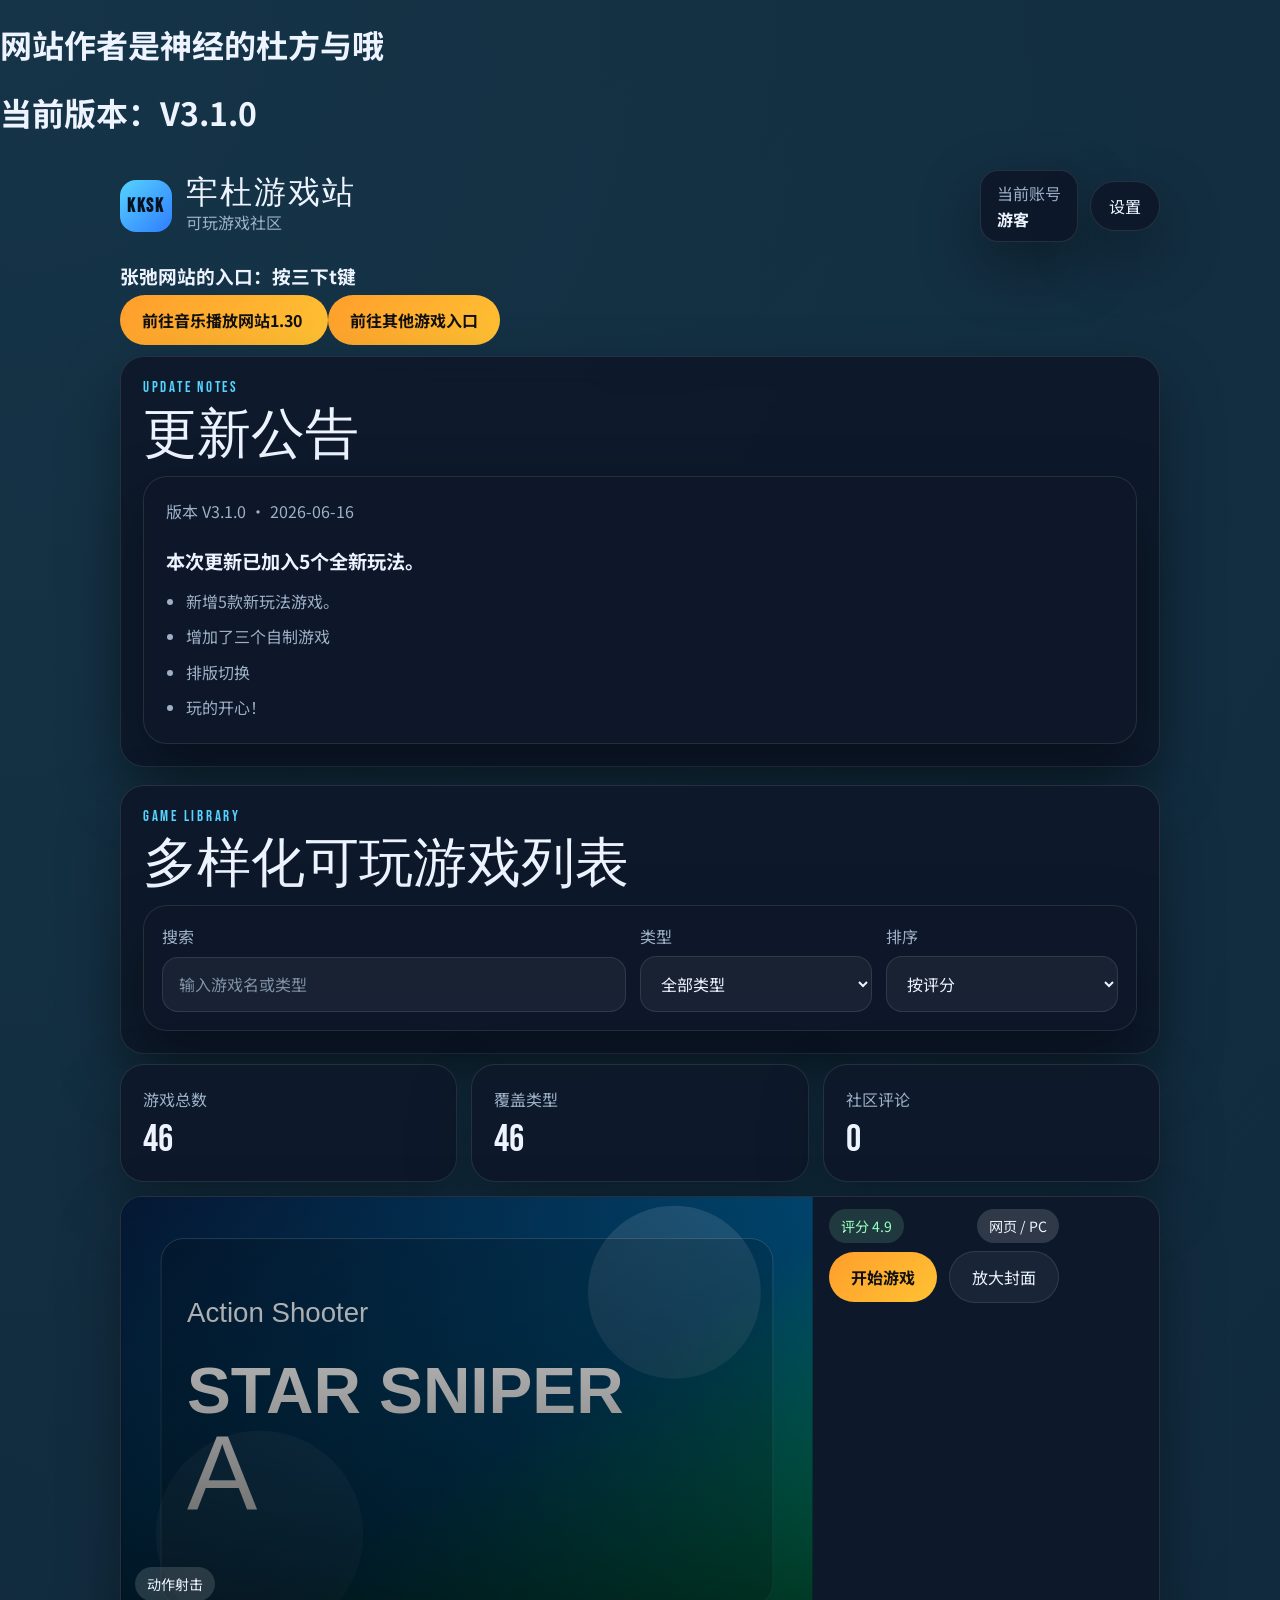
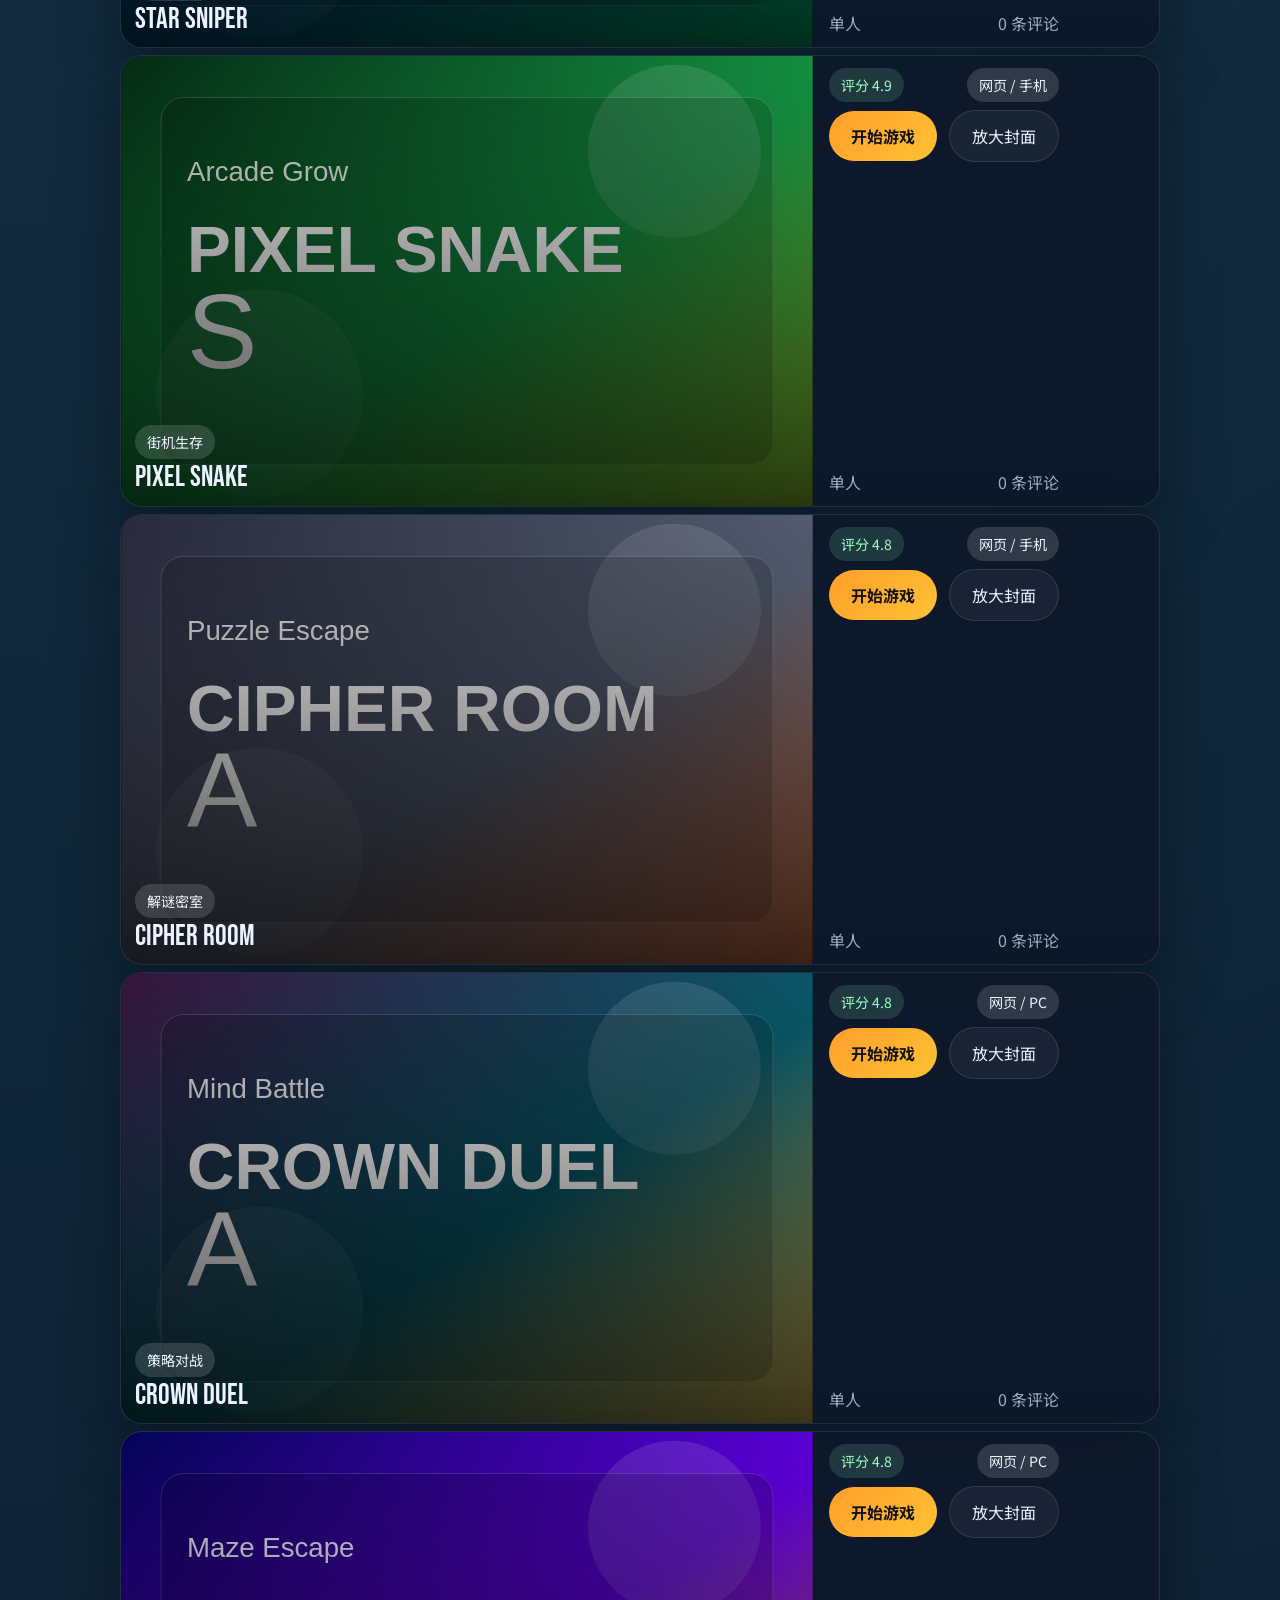
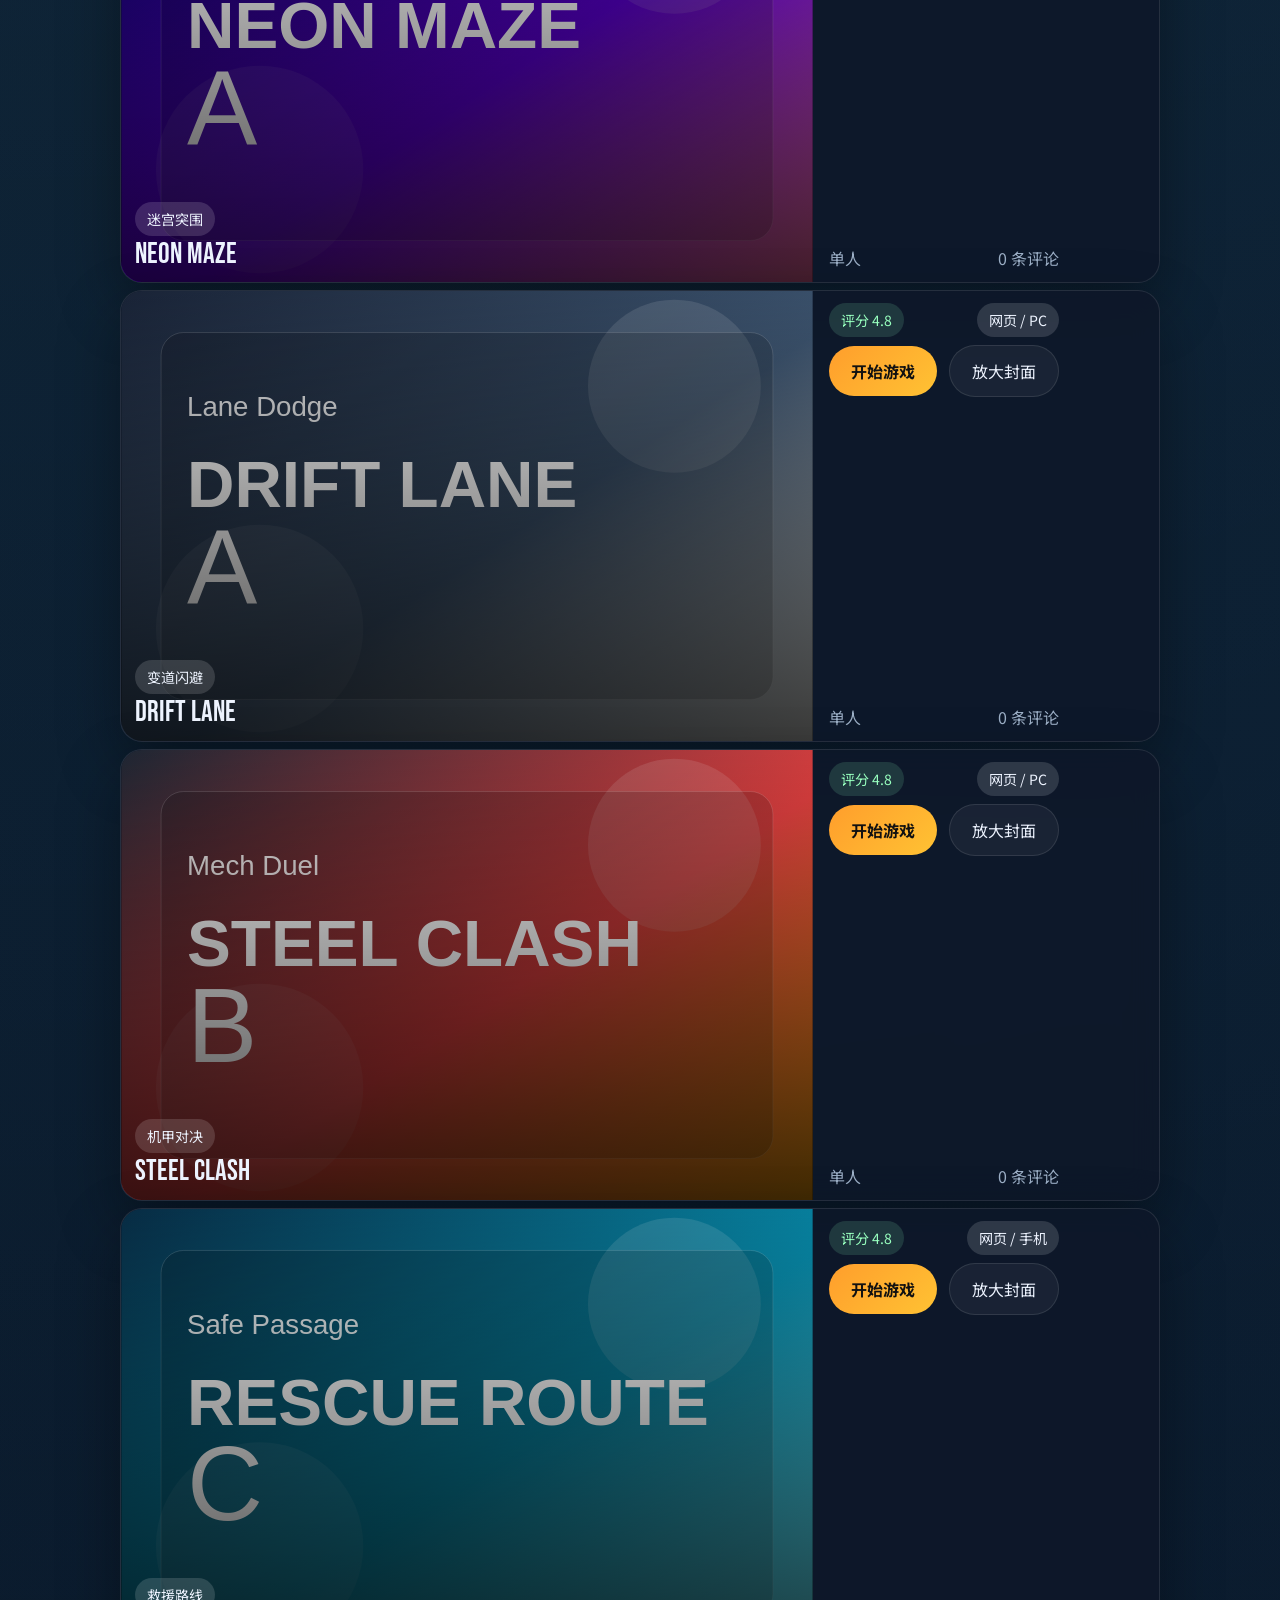
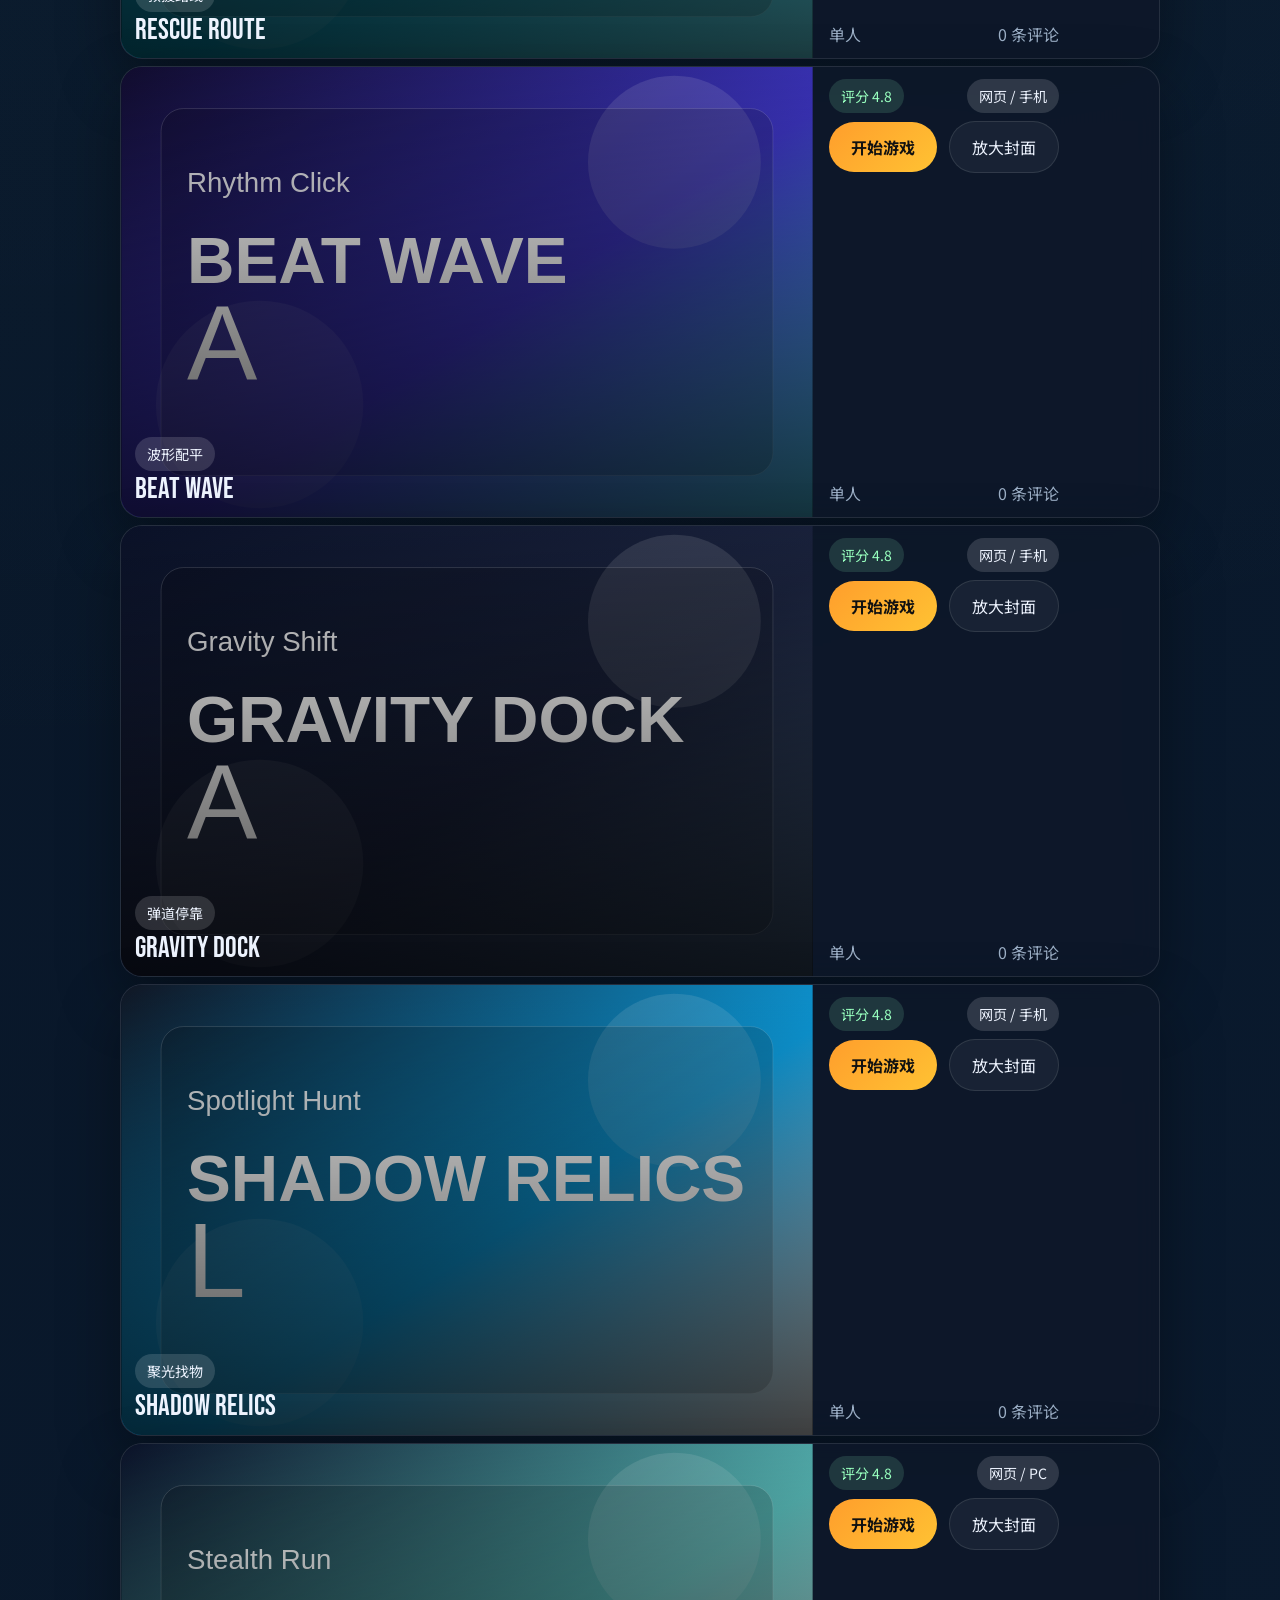
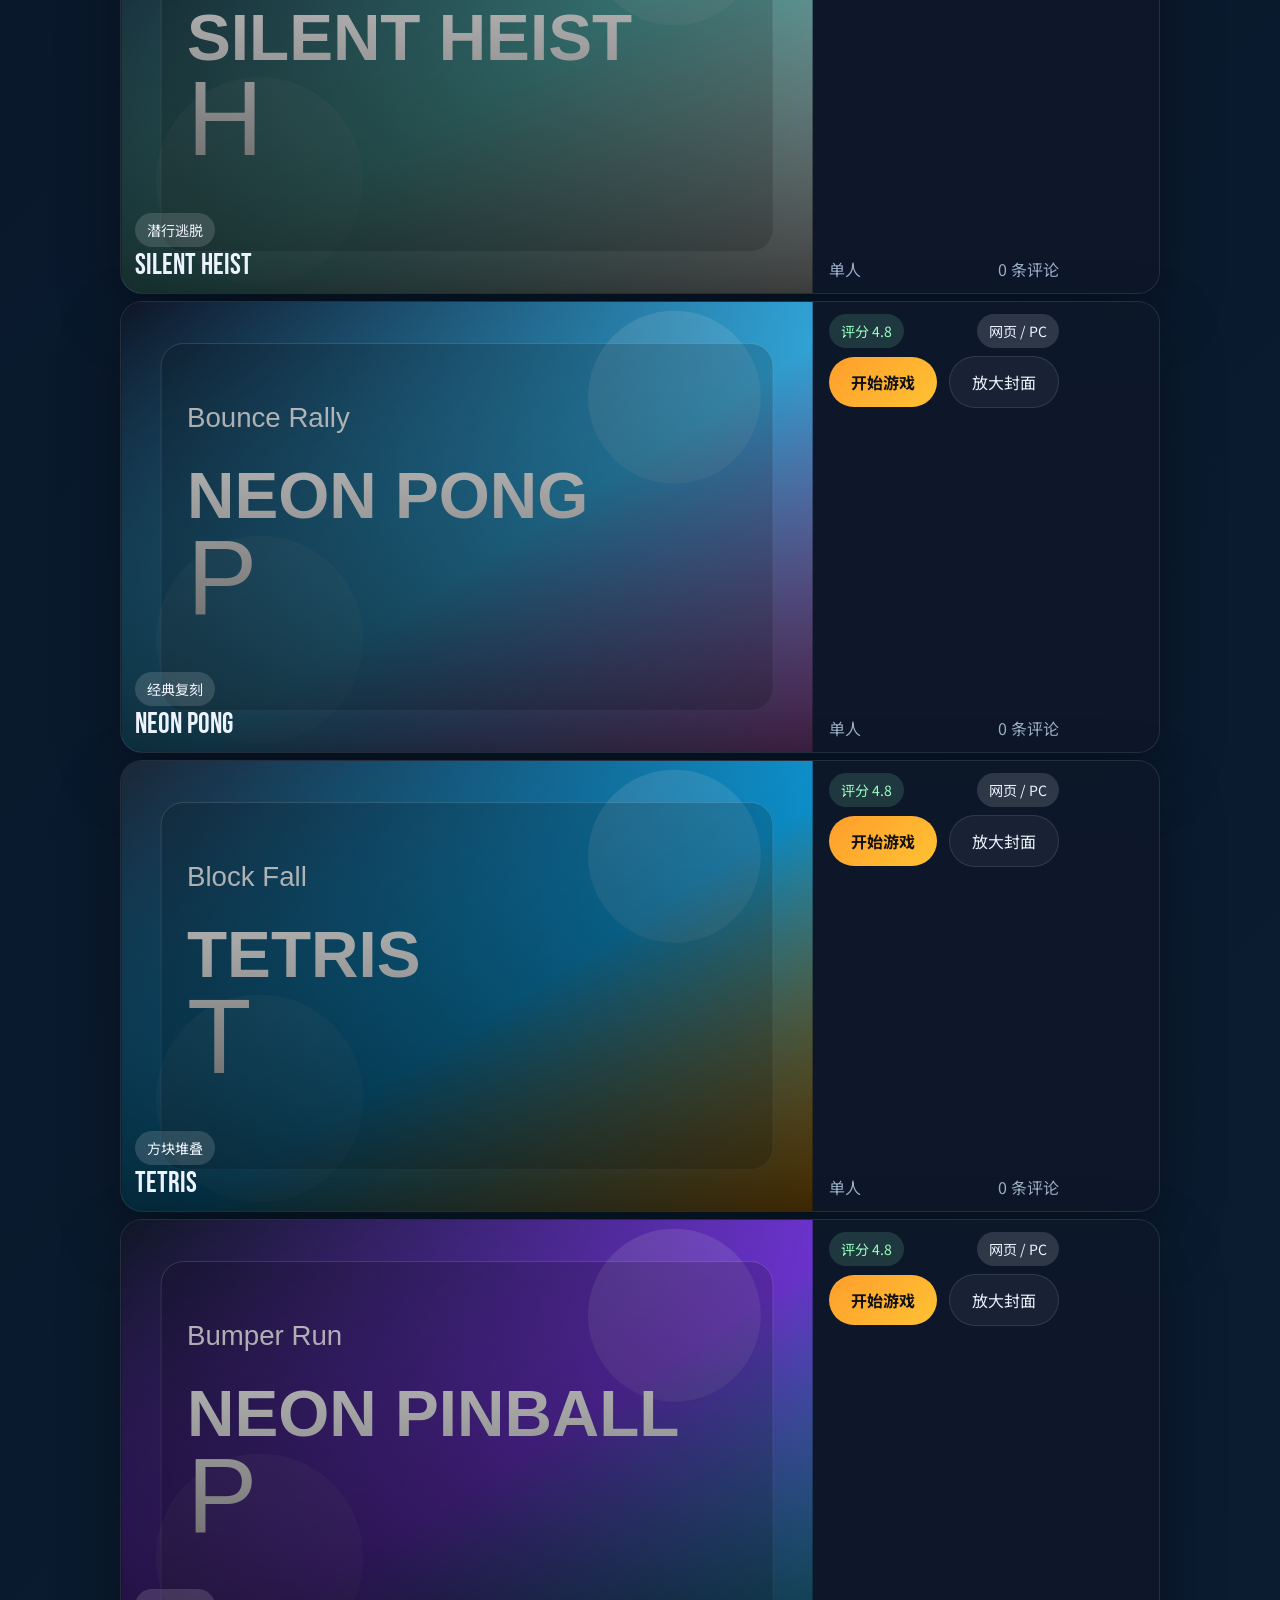
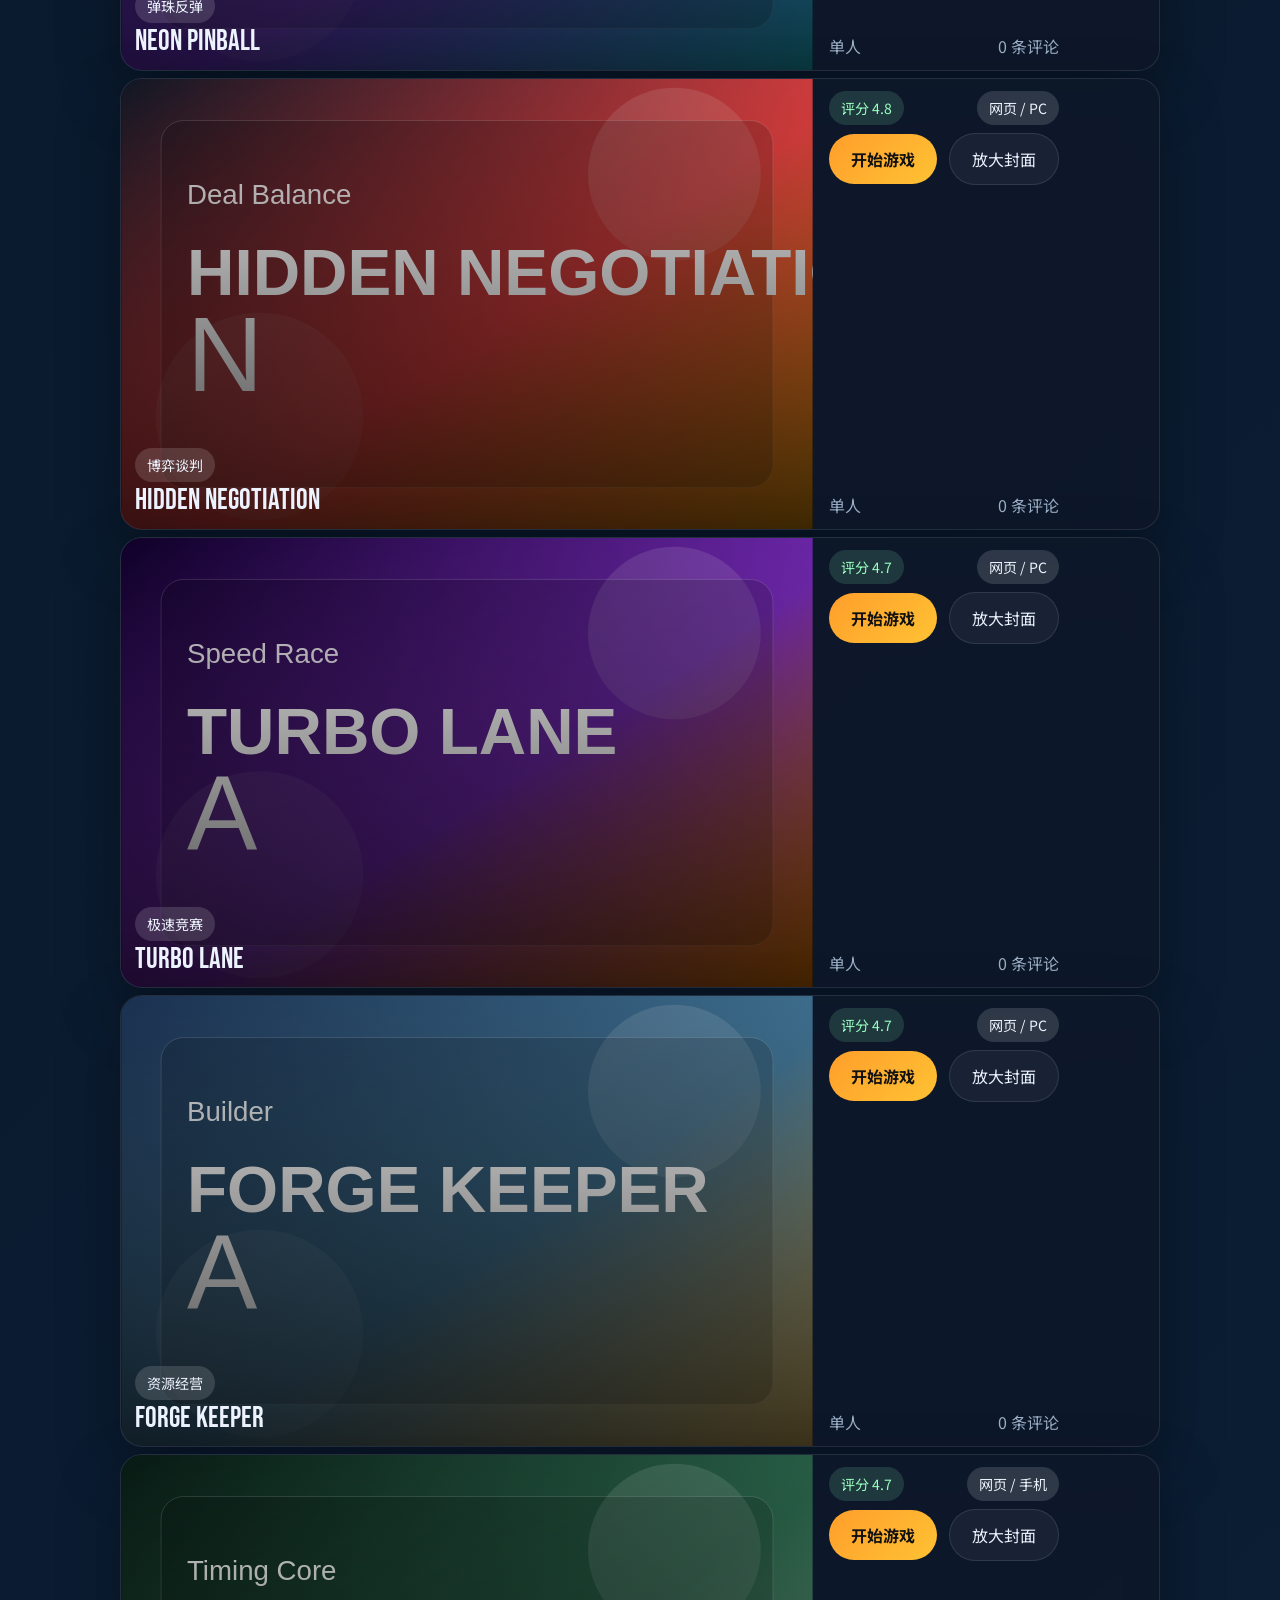
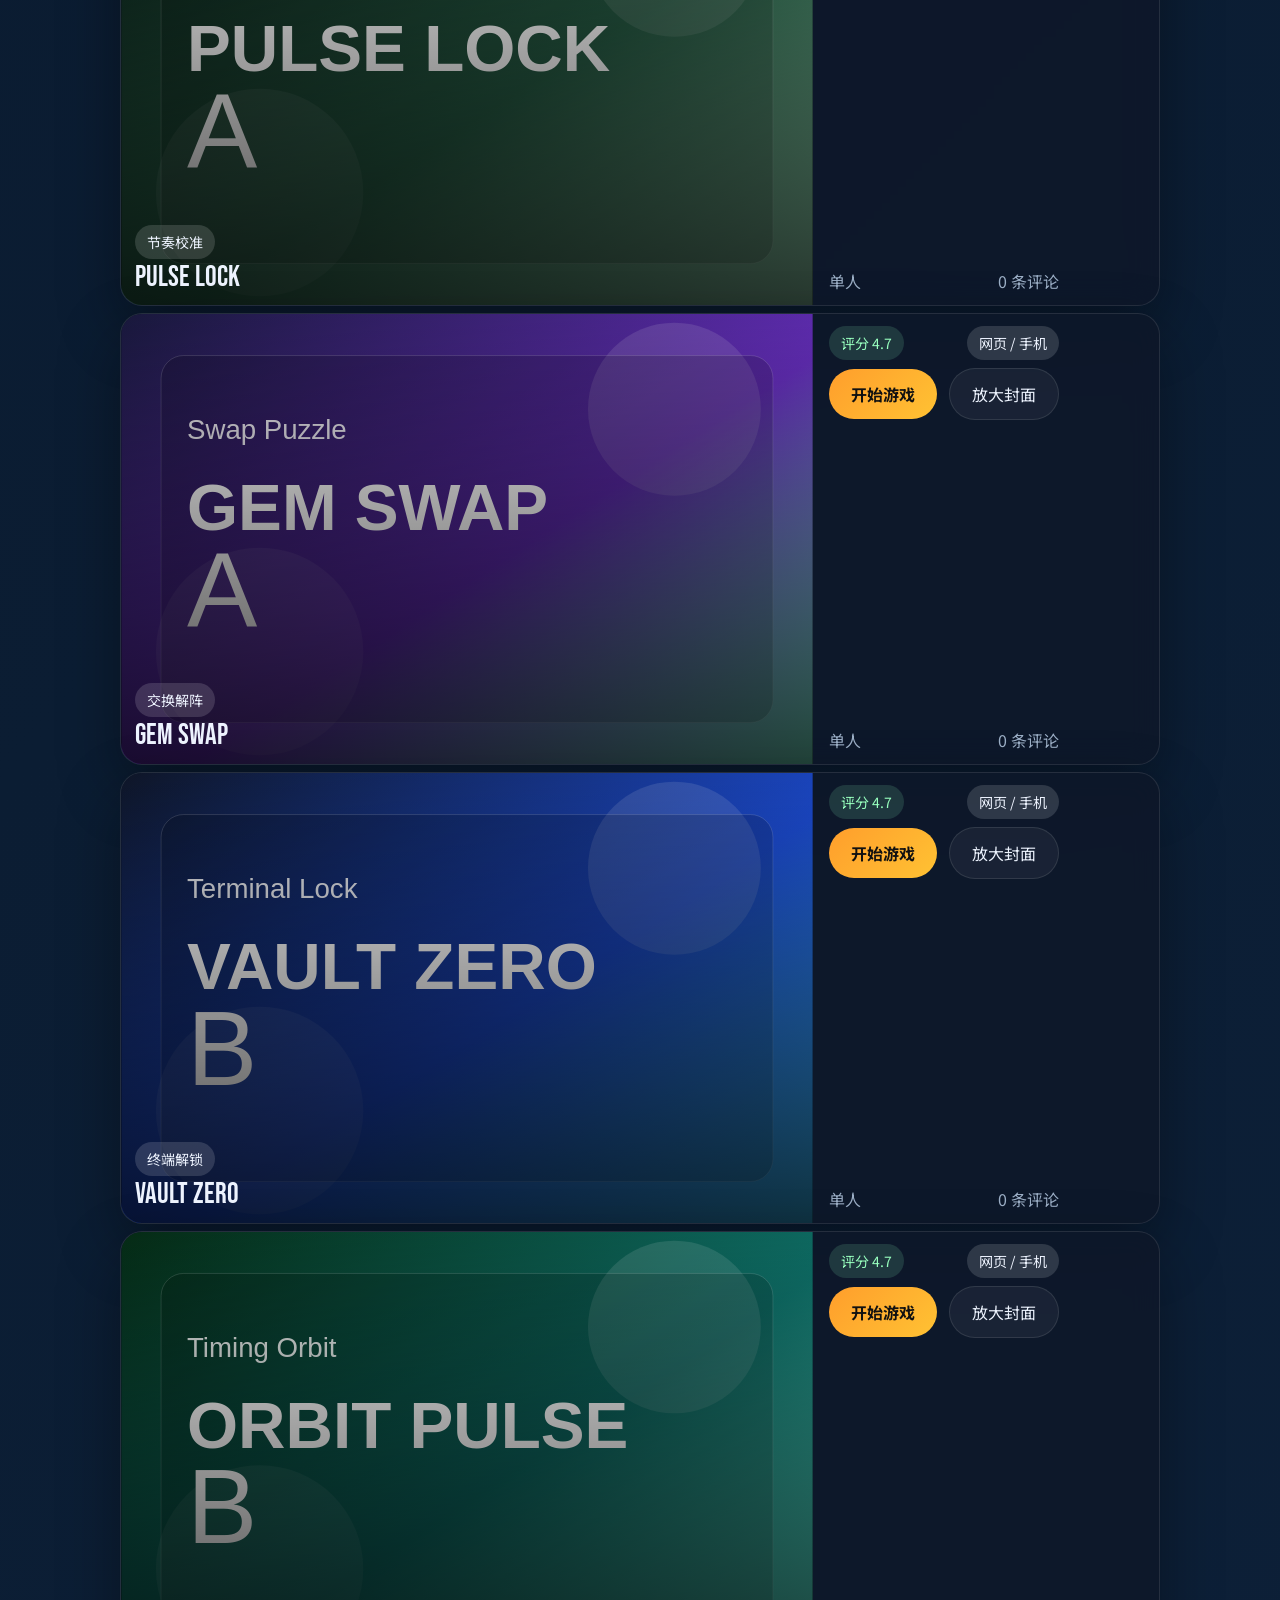
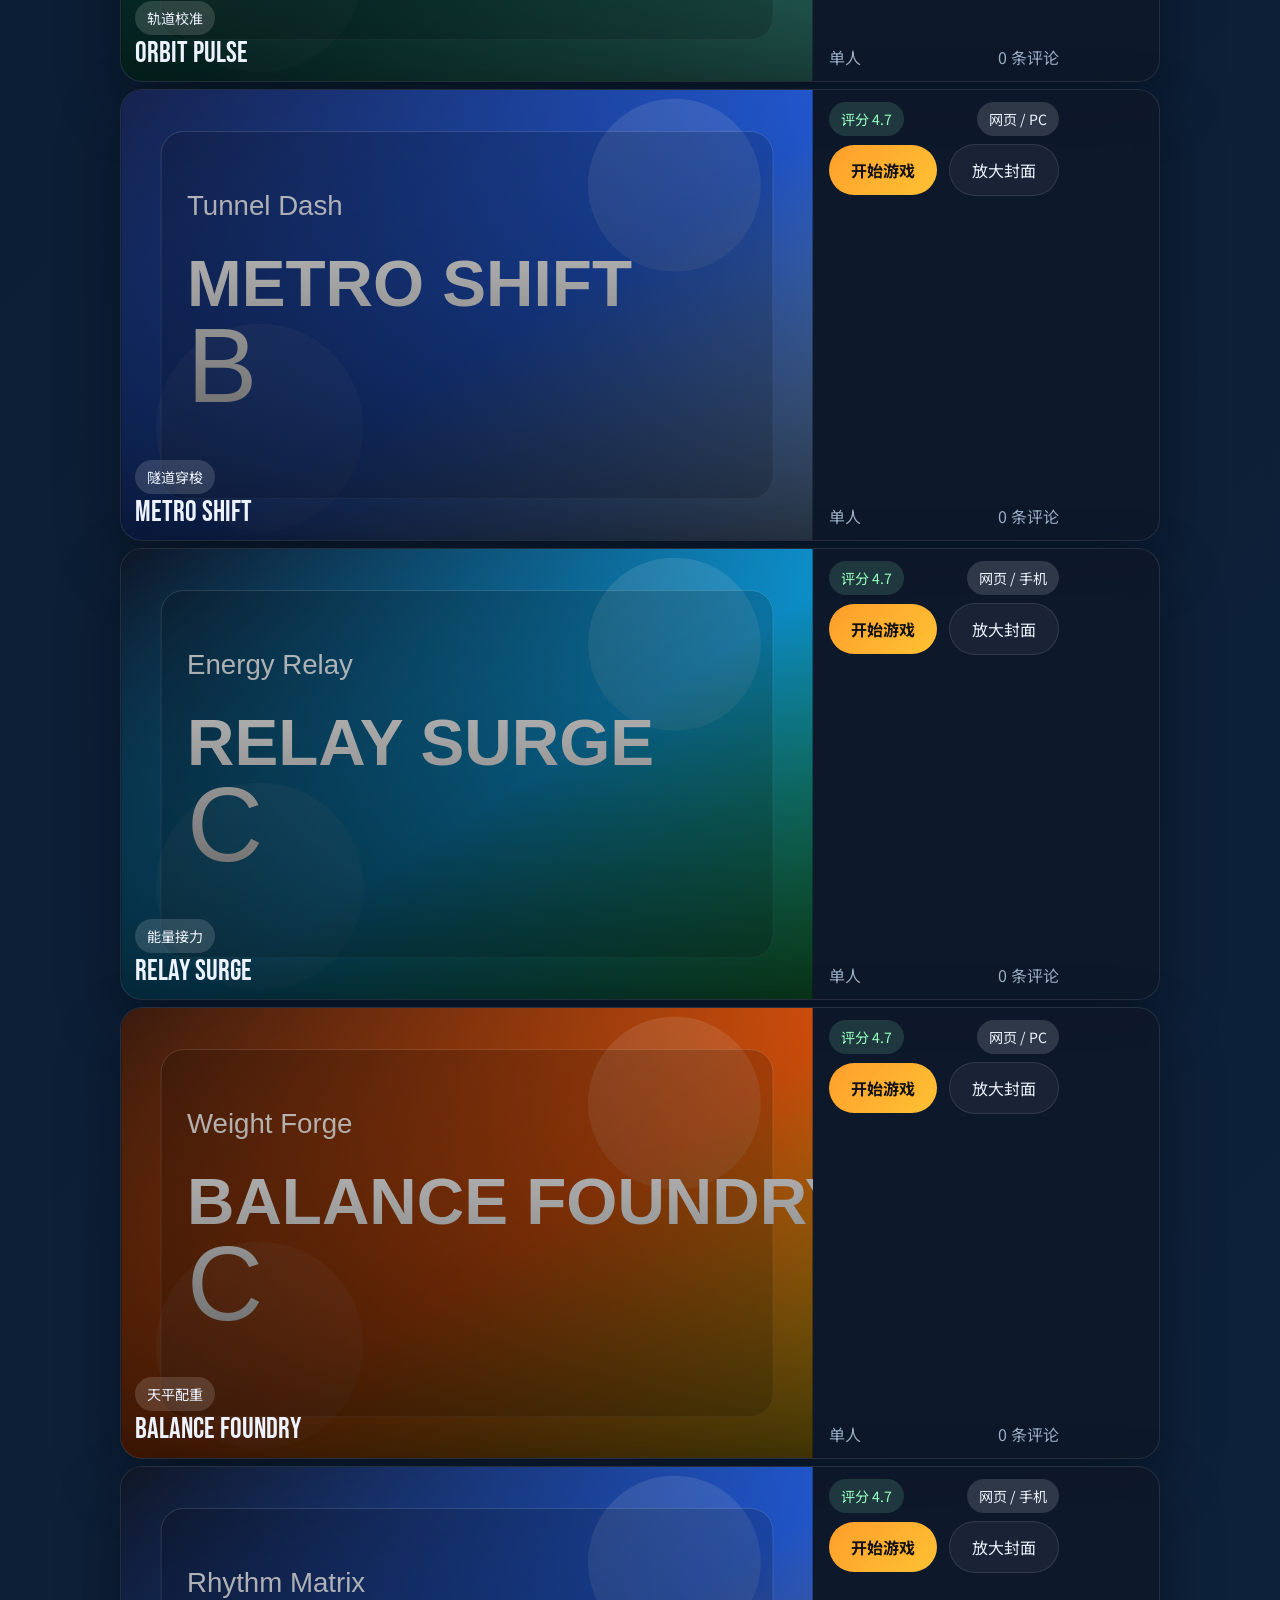
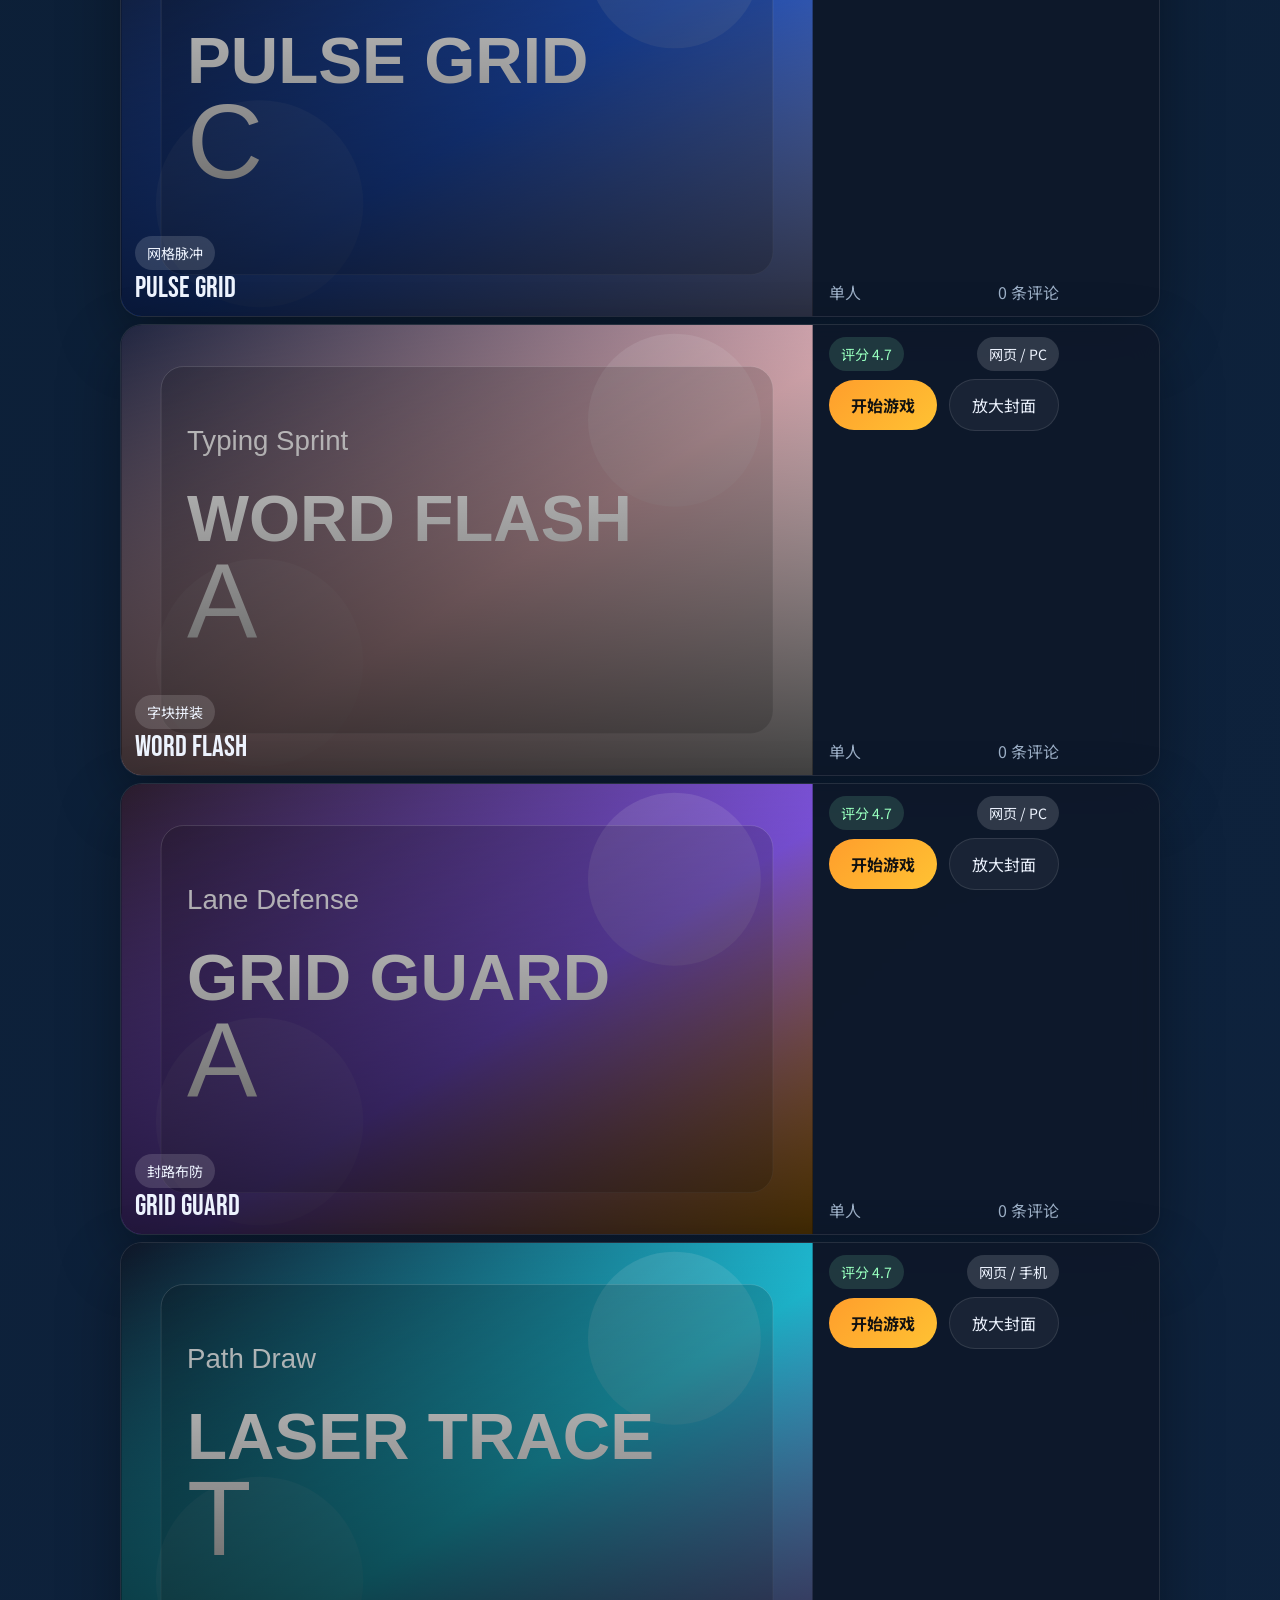
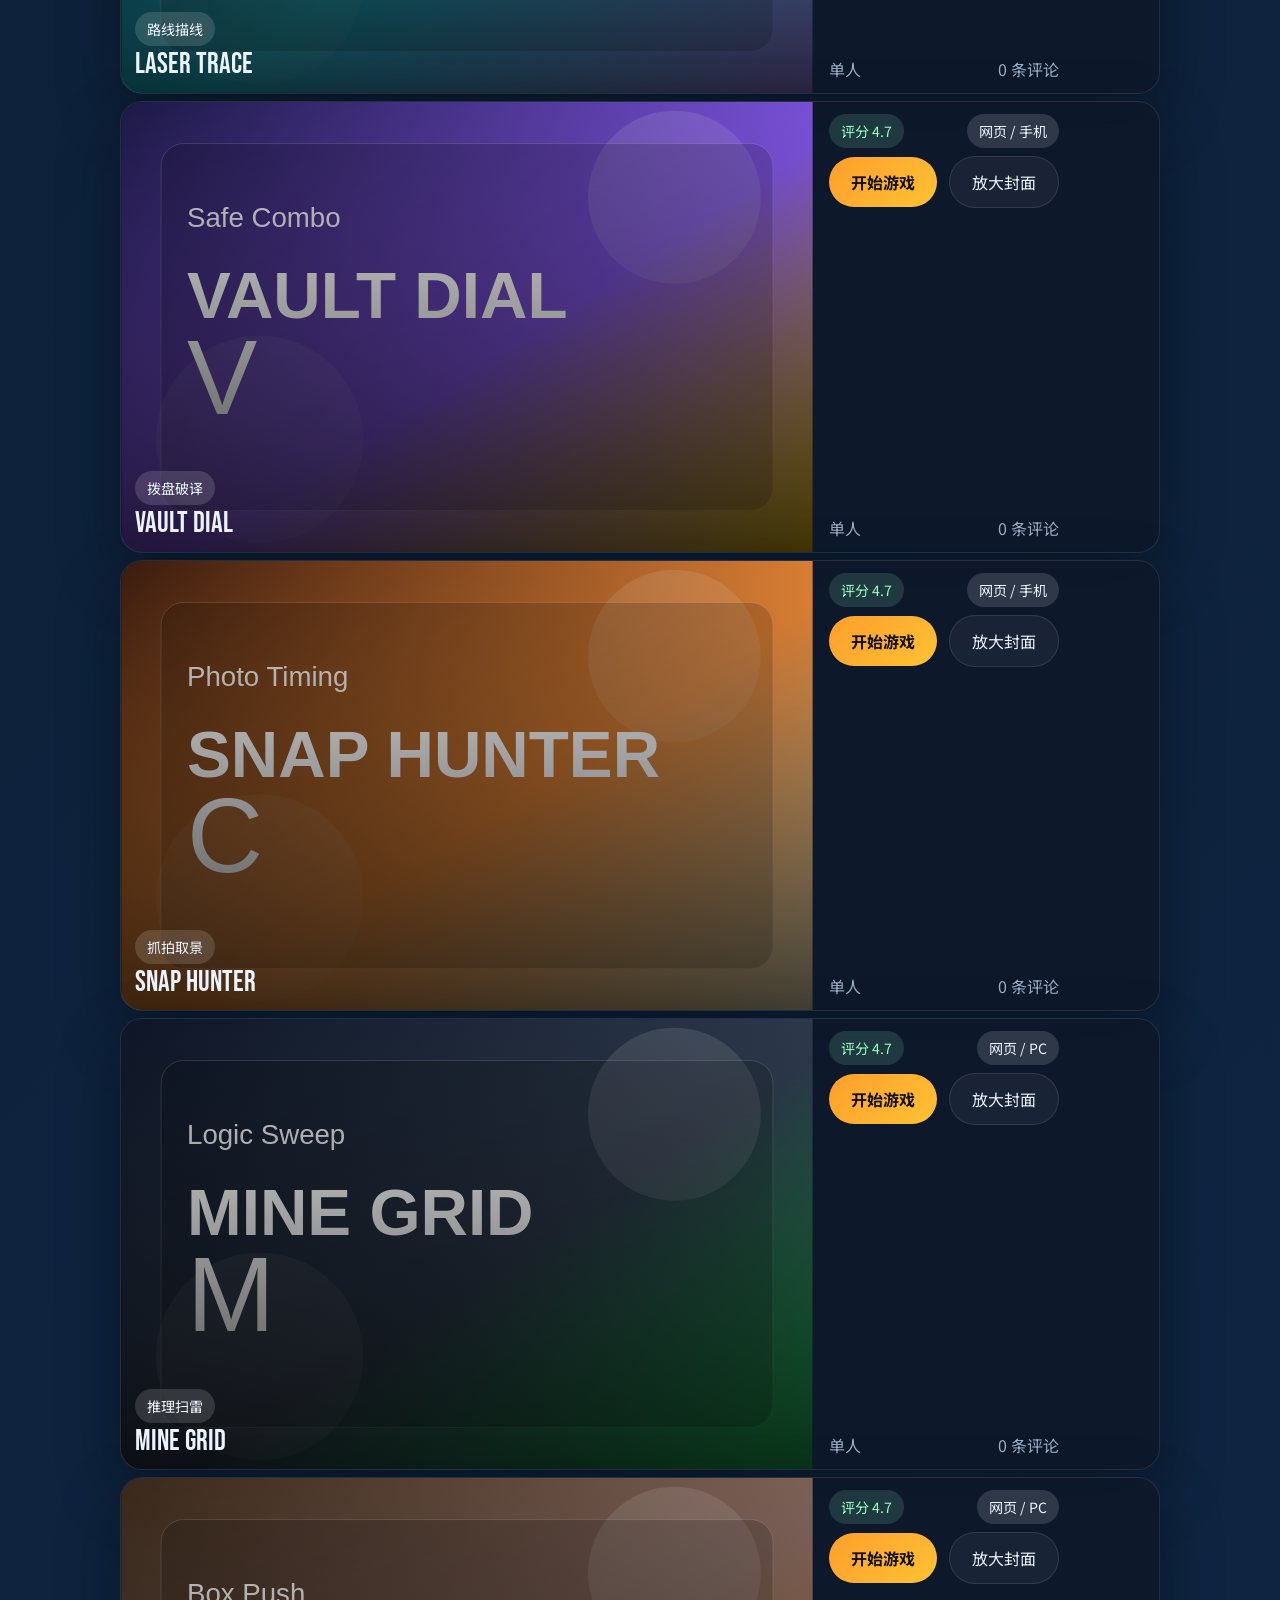
<file: index.html>
﻿<!DOCTYPE html>
<html lang="zh-CN">
<head>
  <link rel="icon" type="image/png" href="屏幕截图 2026-04-27 193658.png">
  <meta charset="UTF-8">
  <meta name="viewport" content="width=device-width, initial-scale=1.0">
  <title>牢杜游戏站</title>
  <link rel="preconnect" href="https://fonts.googleapis.com">
  <link rel="preconnect" href="https://fonts.gstatic.com" crossorigin>
  <link href="https://fonts.googleapis.com/css2?family=Bebas+Neue&family=Noto+Sans+SC:wght@400;500;700&display=swap" rel="stylesheet">
  <link rel="stylesheet" href="styles.css">
</head>
<body>
  <h1>网站作者是神经的杜方与哦</h1>
  <h1>当前版本：V3.1.0</h1>
  <div class="page-shell">
    <header class="hero">
      <nav class="topbar">
        <div class="brand">
          <span class="brand-mark">KKSK</span>
          <div>
            <p class="brand-title">牢杜游戏站</p>
            <p class="brand-subtitle">可玩游戏社区</p>
          </div>
        </div>
        <div class="top-actions">
          <div class="user-pill">
            <span class="user-label">当前账号</span>
            <strong id="user-name-display">游客</strong>
          </div>
          <button class="top-link" id="settings-trigger" type="button">设置</button>
        </div>
      </nav>
      <h3>张弛网站的入口：按三下t键</h3>
      <a class="button primary" href="https://hilvert.github.io" target="_blank" rel="noopener noreferrer">
        前往音乐播放网站1.30
      </a>
      <a class="button primary" href="entrance.html" target="_blank" rel="noopener noreferrer">
        前往其他游戏入口
      </a>
    <main>
      <section class="controls update-announcement" aria-label="更新公告">
        <div class="section-heading">
          <p class="eyebrow">UPDATE NOTES</p>
          <h2>更新公告</h2>
        </div>
        <div class="panel-card announcement-card">
          <span>版本 V3.1.0 · 2026-06-16</span>
          <strong>本次更新已加入5个全新玩法。</strong>
          <ul class="announcement-list">
            <li>新增5款新玩法游戏。</li>
            <li>增加了三个自制游戏</li>
            <li>排版切换</li>
            <li>玩的开心！</li>
          </ul>
        </div>
      </section>

      <section class="controls" id="games">
        <div class="section-heading">
          <p class="eyebrow">GAME LIBRARY</p>
          <h2>多样化可玩游戏列表</h2>
        </div>
        <div class="toolbar">
          <label class="search-box">
            <span>搜索</span>
            <input id="search-input" type="text" placeholder="输入游戏名或类型">
          </label>
          <label class="filter-box">
            <span>类型</span>
            <select id="genre-filter">
              <option value="all">全部类型</option>
            </select>
          </label>
          <label class="filter-box">
            <span>排序</span>
            <select id="sort-filter">
              <option value="rating">按评分</option>
              <option value="name">按名称</option>
              <option value="players">按玩家数</option>
            </select>
          </label>
        </div>
      </section>

      <section class="stats-grid" aria-label="网站统计">
        <article class="stat-card"><span>游戏总数</span><strong id="game-count">0</strong></article>
        <article class="stat-card"><span>覆盖类型</span><strong id="genre-count">0</strong></article>
        <article class="stat-card"><span>社区评论</span><strong id="comment-count">0</strong></article>
      </section>

      <section class="game-grid" id="game-grid" aria-live="polite"></section>
    </main>
  </div>

  <div class="modal hidden" id="game-modal" aria-hidden="true">
    <div class="modal-backdrop" id="modal-close"></div>
    <div class="modal-dialog">
      <button class="modal-exit" id="modal-exit" type="button" aria-label="关闭">×</button>
      <div class="modal-content" id="modal-content"></div>
    </div>
  </div>

  <div class="auth-modal hidden" id="auth-modal" aria-hidden="true">
    <div class="modal-backdrop" id="auth-close"></div>
    <div class="auth-dialog">
      <button class="modal-exit" id="auth-exit" type="button" aria-label="关闭">×</button>
      <div class="auth-card">
        <p class="eyebrow">PLAYER ACCOUNT</p>
        <h2>本地账号登录</h2>
        <p class="hero-text">账号信息只保存在当前浏览器，可用于显示当前身份并同步到评论区。</p>
        <form class="auth-form" id="auth-form">
          <input id="auth-name" type="text" maxlength="18" placeholder="输入账号名" required>
          <input id="auth-password" type="password" minlength="4" maxlength="24" placeholder="输入密码" required>
          <div class="auth-button-row">
            <button class="button primary full" id="auth-login" type="submit">登录</button>
            <button class="button secondary full" id="auth-register" type="button">注册新账号</button>
          </div>
        </form>
        <div class="auth-actions">
          <button class="button ghost full" id="logout-button" type="button">退出当前账号</button>
        </div>
        <p class="auth-tip" id="auth-status">当前未登录，将以游客身份浏览和评论。</p>
      </div>
    </div>
  </div>

  <div class="zoom-modal hidden" id="zoom-modal" aria-hidden="true">
    <div class="modal-backdrop" id="zoom-close"></div>
    <div class="zoom-dialog">
      <button class="modal-exit" id="zoom-exit" type="button" aria-label="关闭">×</button>
      <img id="zoom-image" alt="放大封面图">
      <p id="zoom-title"></p>
    </div>
  </div>

  <div class="settings-modal hidden" id="settings-modal" aria-hidden="true">
    <div class="modal-backdrop" id="settings-close"></div>
    <div class="settings-dialog">
      <button class="modal-exit" id="settings-exit" type="button" aria-label="关闭">×</button>
      <div class="settings-card" id="settings-main-panel">
        <p class="eyebrow">SITE SETTINGS</p>
        <h2>网站设置</h2>
        <label class="setting-row" for="theme-toggle">
          <span>
            <strong>浅色模式</strong>
            <small>切换为更明亮的页面色调，并保存在当前浏览器。</small>
          </span>
          <input id="theme-toggle" type="checkbox" role="switch">
        </label>
        <div class="settings-actions">
          <button class="button secondary full" id="settings-login-trigger" type="button">账号登录</button>
          <button class="button ghost full" id="credits-trigger" type="button">鸣谢名单</button>
        </div>
      </div>
      <div class="settings-card hidden" id="credits-panel">
        <p class="eyebrow">CREDITS</p>
        <h2>鸣谢名单</h2>
        <p class="hero-text">感谢以下支持与灵感来源。</p>
        <ul class="credits-list">
          <li>张弛 — 外部站点与内容吐槽</li>
          <li>杜方与 — ？还用说吗？</li>
          <li>Claude — 交互调试与实现协作</li>
        </ul>
        <div class="settings-actions">
          <button class="button secondary full" id="credits-back" type="button">返回设置</button>
        </div>
      </div>
    </div>
  </div>

  <template id="game-detail-template">
    <section class="detail-layout">
      <div class="detail-cover">
        <img class="detail-image zoomable" id="detail-image" alt="游戏封面图">
        <div class="detail-overlay"></div>
        <div class="detail-info">
          <div class="detail-badge" id="detail-genre"></div>
          <h3 id="detail-title"></h3>
          <p id="detail-description"></p>
          <div class="detail-meta">
            <span id="detail-rating"></span>
            <span id="detail-players"></span>
            <span id="detail-platform"></span>
          </div>
        </div>
      </div>
      <div class="detail-side">
        <div class="play-panel">
          <div class="play-head">
            <div>
              <h4>开始游戏</h4>
              <p id="play-mode-label">站内可玩模式</p>
            </div>
            <div class="play-actions">
              <button class="button secondary" id="expand-stage" type="button">放大运行区</button>
              <button class="button primary" id="launch-game" type="button">立即开始</button>
            </div>
          </div>
          <div class="game-stage" id="game-stage">
            <div class="empty-stage">点击“立即开始”后，这里会加载游戏玩法。</div>
          </div>
        </div>
        <div class="highlights">
          <h4>亮点特色</h4>
          <ul id="detail-features"></ul>
        </div>
        <div class="comment-panel">
          <div class="comment-head">
            <h4>玩家评论</h4>
            <span id="detail-comment-count">0 条</span>
          </div>
          <p class="comment-account" id="comment-account-status">当前以游客身份发表评论。</p>
          <form class="comment-form" id="comment-form">
            <select id="comment-rating" required>
              <option value="">评分</option>
              <option value="5">5 星</option>
              <option value="4">4 星</option>
              <option value="3">3 星</option>
              <option value="2">2 星</option>
              <option value="1">1 星</option>
            </select>
            <textarea id="comment-text" maxlength="180" placeholder="写下你对这款游戏的看法..." required></textarea>
            <button class="button primary full" type="submit">发布评论</button>
          </form>
          <div class="comment-list" id="comment-list"></div>
        </div>
      </div>
    </section>
  </template>

  <script src="script.js"></script>
  

</body>
</html>
</file>
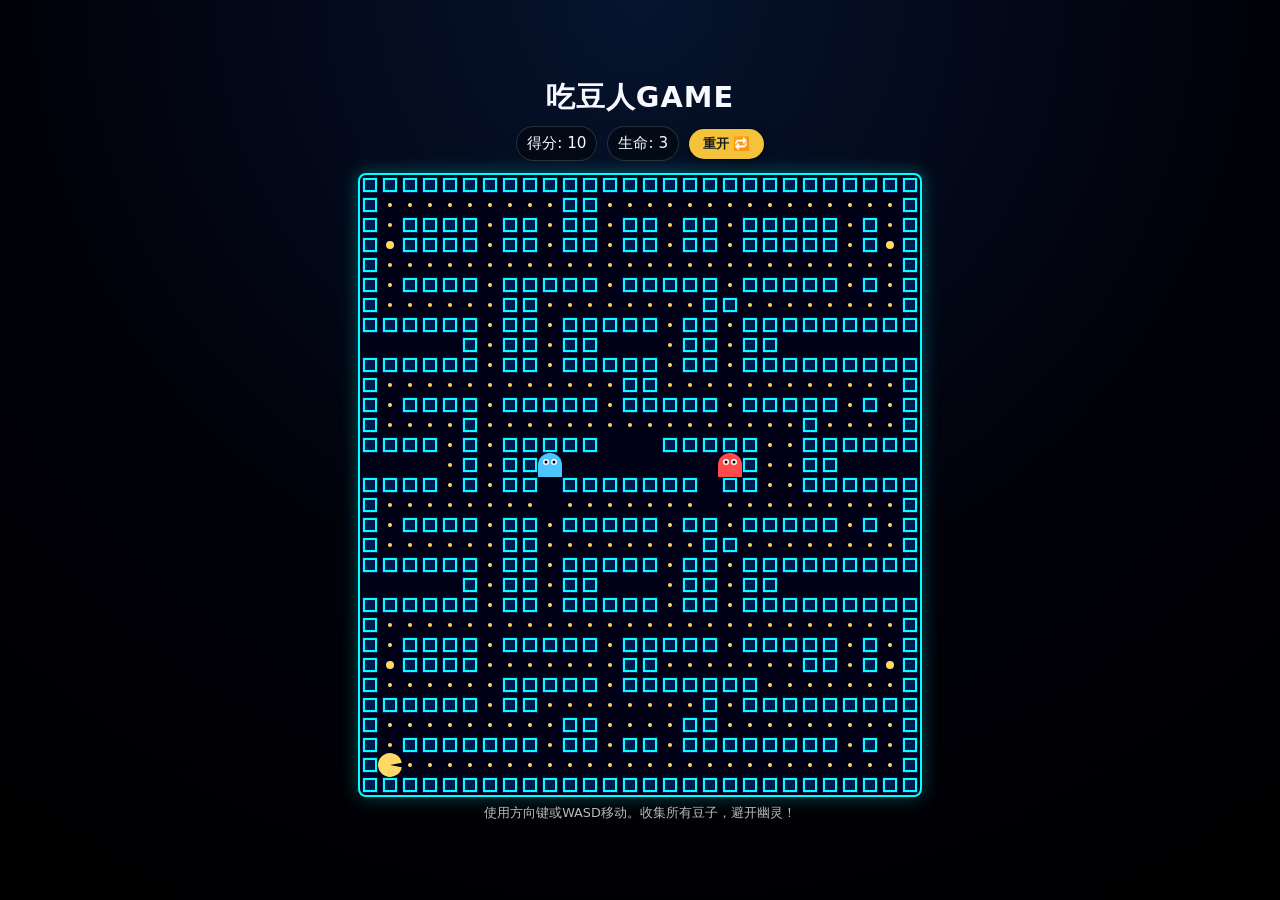
<file: 吃豆人游戏/index.html>
<!DOCTYPE html>
<html lang="en" dir="ltr">
  <head>
    <meta charset="utf-8" />
    <meta name="viewport" content="width=device-width, initial-scale=1.0" />
    <title>吃豆人Game</title>

    <link rel="stylesheet" href="style.css" />
  </head>
  <body>
    <div class="wrapper">
      <header class="header">
        <h1 class="title">吃豆人Game</h1>
        <div class="scoreboard">
          <div class="score-label">
            得分:
            <span id="score">0</span>
          </div>
          <div class="lives-label">
            生命:
            <span id="lives">3</span>
          </div>
          <button id="restartBtn" class="restart-btn">重开 🔁</button>
        </div>
      </header>

      <main class="game-container">
        <canvas id="gameCanvas" width="560" height="620"></canvas>
        <p class="hint">
          使用方向键或WASD移动。收集所有豆子，避开幽灵！
        </p>
      </main>
    </div>

    <script src="script.js"></script>
  </body>
</html>
</file>
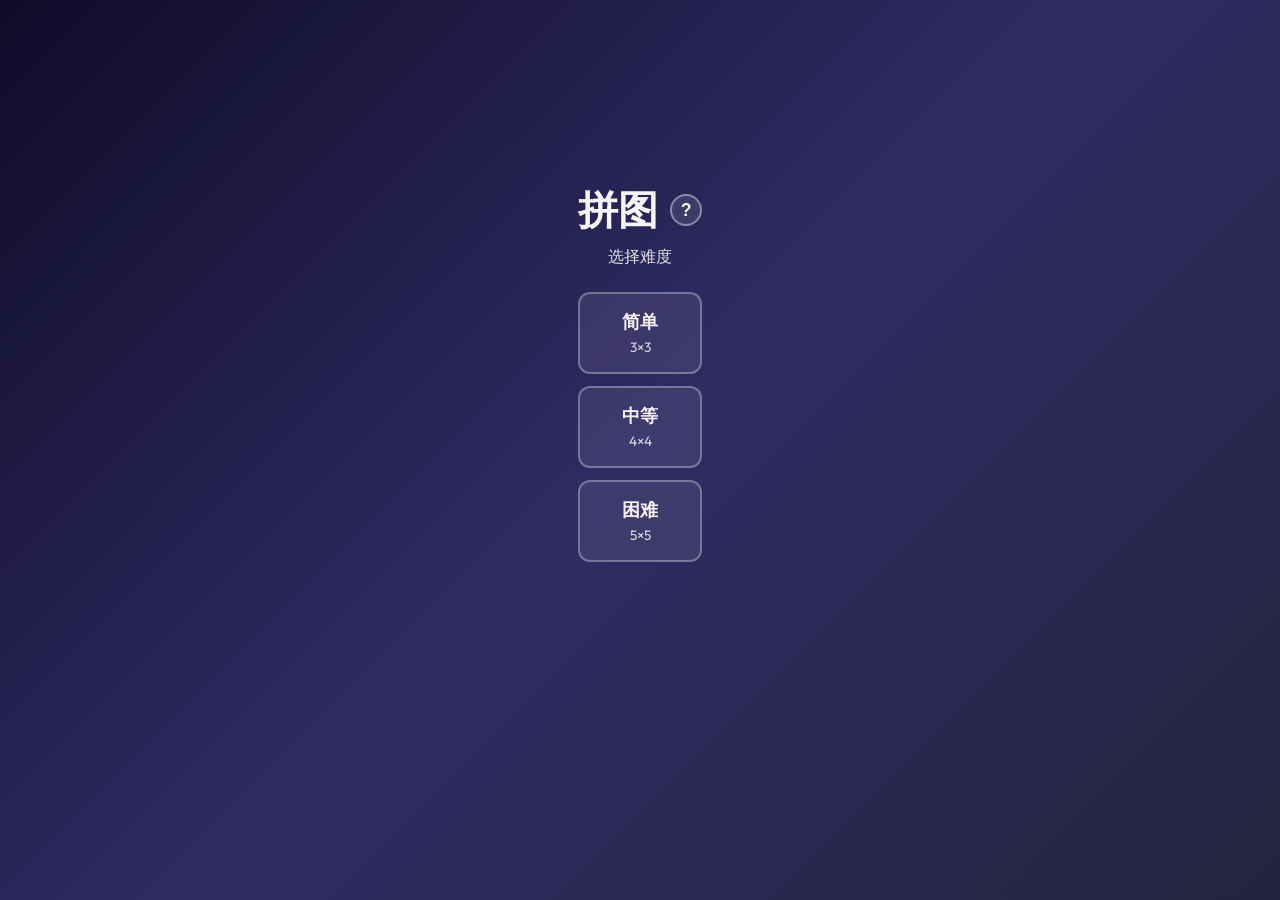
<file: 拼图游戏/index.html>
<!DOCTYPE html>
<html lang="en" dir="ltr">
  <head>
    <meta charset="utf-8" />
    <meta name="viewport" content="width=device-width, initial-scale=1.0" />
    <title>拼图</title>

    
    <link rel="stylesheet" href="style.css" />
    <link href="https://fonts.googleapis.com/css2?family=Outfit:wght@400;600;700&display=swap" rel="stylesheet" />
  </head>
  <body>
    <div class="wrapper">
      <!-- Level selection -->
      <div id="levelScreen" class="level-screen">
        <div class="level-header">
          <h1>拼图</h1>
          <button type="button" id="helpBtnLevel" class="help-btn" title="How to play" aria-label="How to play">?</button>
        </div>
        <p>选择难度</p>
        <div class="level-buttons">
          <button type="button" data-level="easy" class="level-btn">
            <span class="level-name">简单</span>
            <span class="level-desc">3×3</span>
          </button>
          <button type="button" data-level="medium" class="level-btn">
            <span class="level-name">中等</span>
            <span class="level-desc">4×4</span>
          </button>
          <button type="button" data-level="hard" class="level-btn">
            <span class="level-name">困难</span>
            <span class="level-desc">5×5</span>
          </button>
        </div>
      </div>

      <!-- Game screen -->
      <div id="gameScreen" class="game-screen hidden">
        <header class="header">
          <h1>拼图</h1>
          <button type="button" id="helpBtnGame" class="help-btn" title="How to play" aria-label="How to play">?</button>
          <span class="level-badge" id="levelBadge">简单</span>
          <div class="header-actions">
            <span class="moves" id="moves">步数: 0</span>
            <button type="button" id="changeLevelBtn" class="btn btn-ghost">等级</button>
            <button type="button" id="newGameBtn" class="btn">开干！</button>
          </div>
        </header>

        <main class="game-container">
          <div id="board" class="board" role="grid" aria-label="Sliding puzzle board"></div>
        </main>

        <!-- Win overlay -->
        <div id="winOverlay" class="win-overlay hidden">
          <div class="win-box">
            <h2>你解决了它！你他妈真牛逼！</h2>
            <p id="winMoves">步数: 0</p>
            <div class="win-actions">
              <button type="button" id="playAgainBtn" class="btn btn-large">再玩一次</button>
              <button type="button" id="changeLevelFromWinBtn" class="btn btn-ghost">更换等级</button>
            </div>
          </div>
        </div>
      </div>
    </div>

    <!-- How to play modal -->
    <div id="helpOverlay" class="help-overlay hidden" aria-hidden="true">
      <div class="help-modal" role="dialog" aria-labelledby="helpTitle" aria-modal="true">
        <div class="help-header">
          <h2 id="helpTitle">如何玩耍</h2>
          <button type="button" id="helpClose" class="help-close" aria-label="Close">&times;</button>
        </div>
        <div class="help-body">
          <p>滑动拼图块来重新组合图像。</p>
          <ul>
            <li><strong>目标:</strong> 排列瓷砖使完整的图像恢复。空白区域应该在右下角。</li>
            <li><strong>移动:</strong> 点击或点按与空白空间相邻的任何瓷砖（上、下、左或右）。该瓷砖将滑入空白区域。</li>
            <li><strong>等级:</strong> 简单 (3×3), 中等 (4×4), 困难 (5×5)， 要玩啥自己选</li>
          </ul>
        </div>
      </div>
    </div>

    <script src="script.js"></script>
  </body>
</html>
</file>
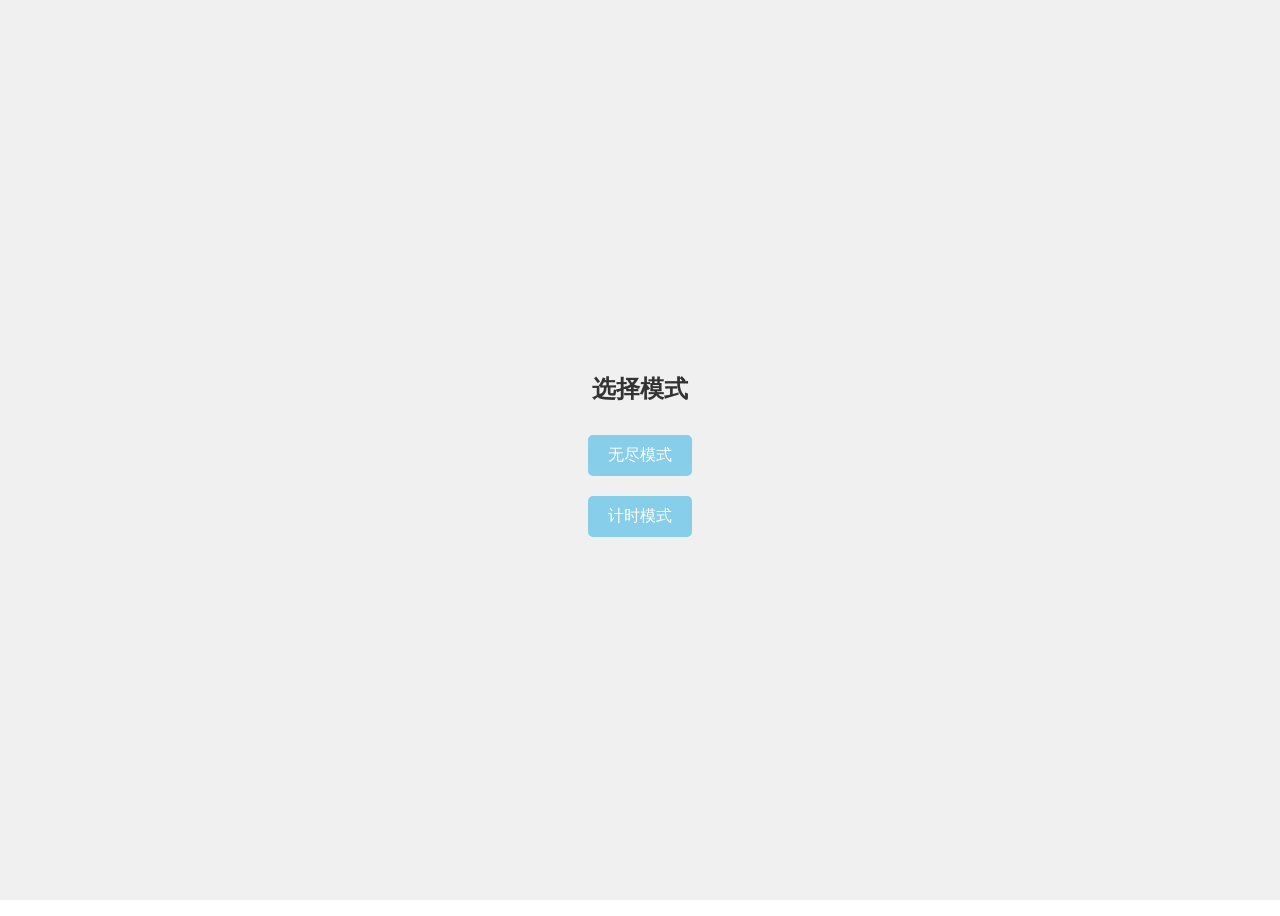
<file: 消消乐/index.html>
<!DOCTYPE html>
<html lang="en" dir="ltr">
  <head>
    <meta charset="utf-8">
    <title>消消乐</title>
    <link rel="stylesheet" href="style.css">
    <link href="https://fonts.googleapis.com/css?family=Montserrat:300,400&display=swap" rel="stylesheet">
    <script src="script.js" charset="utf-8"></script>
  </head>
  <body>
    <h1>本网站代码允许盗搬</h1>
    <!-- Mode Selection Screen -->
    <div id="modeSelection">
      <h2>选择模式</h2>
      <button id="endlessMode">无尽模式</button>
      <button id="timedMode">计时模式</button>
    </div>
    <!-- Scoreboard with Timer and Change Mode Button -->
    <div class="scoreBoard">
      <h3>得分</h3>
      <h1 id="score">0</h1>
      <div id="timer"></div>
      <button id="changeMode">切换模式</button>
    </div>
    <!-- Game Grid -->
    <div class="grid"></div>
  </body>
</html>
</file>
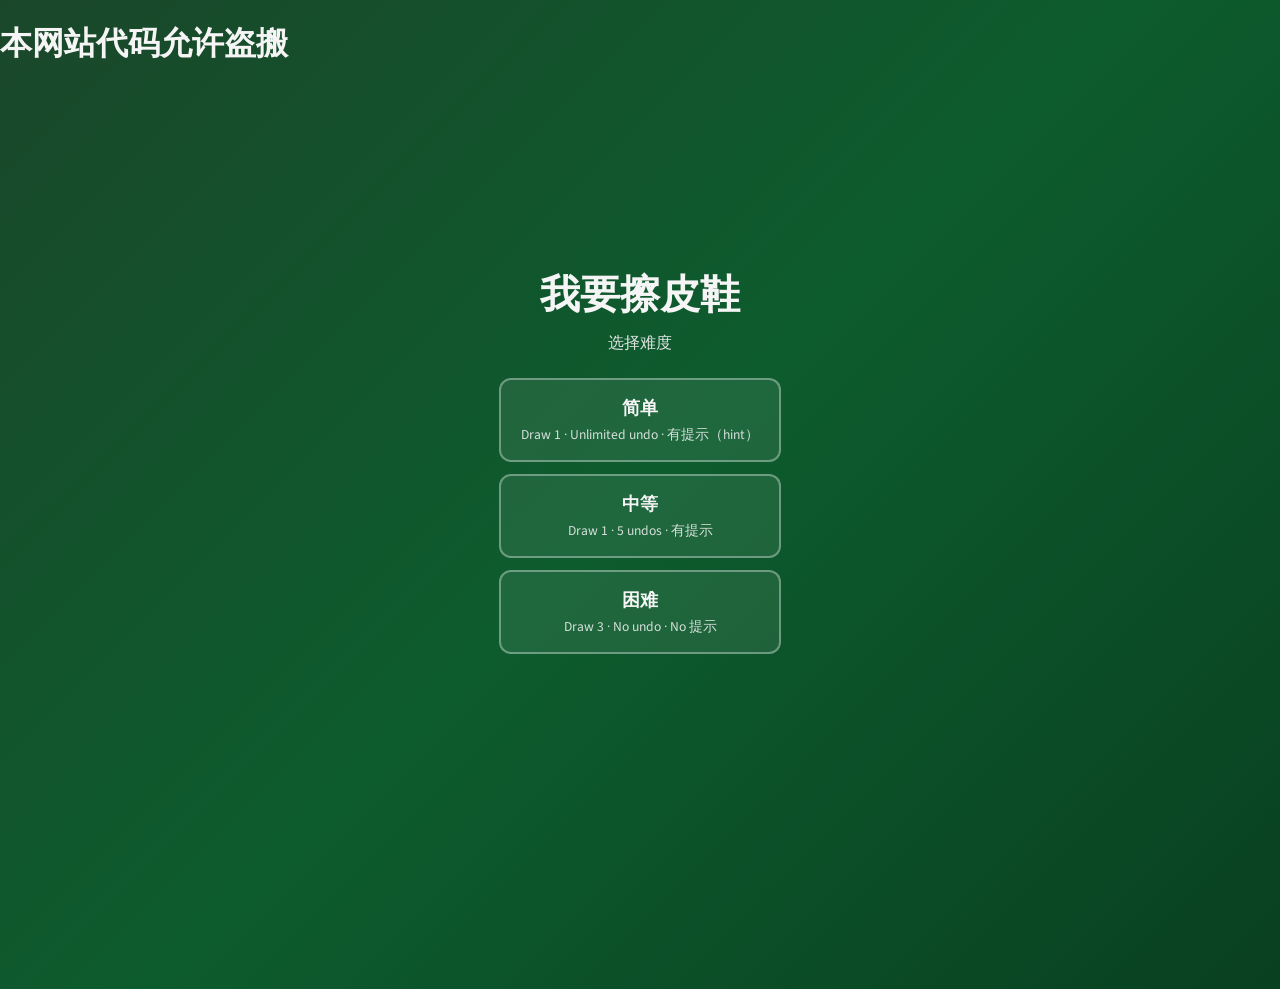
<file: 牌小游戏/index.html>
<!DOCTYPE html>
<html lang="en" dir="ltr">
  <head>
    <meta charset="utf-8" />
    <meta name="viewport" content="width=device-width, initial-scale=1.0, maximum-scale=1.0, user-scalable=no" />
    <title>Solitaire Game</title>

    
    <link rel="stylesheet" href="style.css" />
    <link href="https://fonts.googleapis.com/css2?family=Source+Sans+3:wght@400;600;700&display=swap" rel="stylesheet" />
  </head>
  <body>
    <h1>本网站代码允许盗搬</h1>
    <div class="wrapper">
      <!-- Level selection -->
      <div id="levelScreen" class="level-screen">
        <h1>我要擦皮鞋</h1>
        <p>选择难度</p>
        <div class="level-buttons">
          <button type="button" data-level="easy" class="level-btn">
            <span class="level-name">简单</span>
            <span class="level-desc">Draw 1 · Unlimited undo · 有提示（hint）</span>
          </button>
          <button type="button" data-level="medium" class="level-btn">
            <span class="level-name">中等</span>
            <span class="level-desc">Draw 1 · 5 undos · 有提示</span>
          </button>
          <button type="button" data-level="hard" class="level-btn">
            <span class="level-name">困难</span>
            <span class="level-desc">Draw 3 · No undo · No 提示</span>
          </button>
        </div>
      </div>

      <!-- Game screen -->
      <div id="gameScreen" class="game-screen hidden">
        <header class="header">
          <h1>Solitaire</h1>
          <span class="level-badge" id="levelBadge">Easy</span>
          <div class="header-actions">
            <button type="button" id="hintBtn" class="btn btn-ghost" title="Hint">Hint</button>
            <button type="button" id="undoBtn" class="btn btn-ghost" title="Undo">Undo <span id="undoCount"></span></button>
            <button type="button" id="changeLevelBtn" class="btn btn-ghost">Level</button>
            <button type="button" id="newGameBtn" class="btn">New Game</button>
          </div>
        </header>

        <main class="game-container">
          <div class="top-row">
            <div class="stock-wrap">
              <div id="stock" class="pile stock" aria-label="Stock"></div>
              <div id="waste" class="pile waste" aria-label="Waste"></div>
            </div>
            <div id="foundations" class="foundations" aria-label="Foundations"></div>
          </div>
          <div id="tableau" class="tableau" aria-label="Tableau"></div>
        </main>

        <!-- Win overlay -->
        <div id="winOverlay" class="win-overlay hidden">
          <div class="win-box">
            <h2>You win!</h2>
            <p>Congratulations, you completed Solitaire.</p>
            <div class="win-actions">
              <button type="button" id="playAgainBtn" class="btn btn-large">Play Again</button>
              <button type="button" id="changeLevelFromWinBtn" class="btn btn-ghost">Change Level</button>
            </div>
          </div>
        </div>
      </div>
    </div>

    <script src="script.js"></script>
  </body>
</html>
</file>
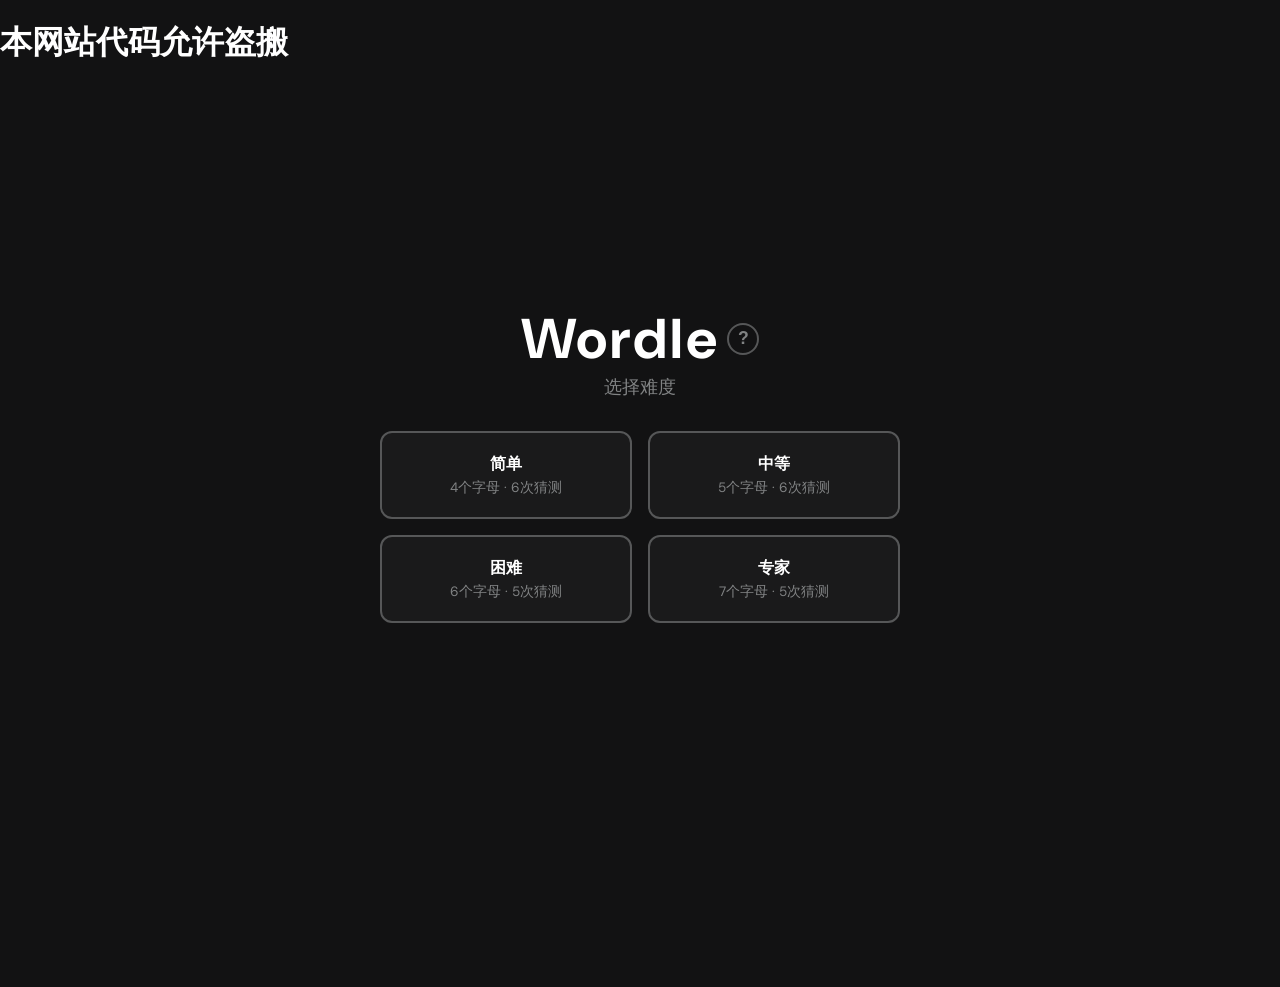
<file: 猜单词游戏/index.html>
<!DOCTYPE html>
<html lang="en" dir="ltr">
  <head>
    <meta charset="utf-8" />
    <meta name="viewport" content="width=device-width, initial-scale=1.0" />
    <title>Wordle 游戏</title>

    <link rel="stylesheet" href="style.css" />
    <link href="https://fonts.googleapis.com/css2?family=DM+Sans:wght@400;600;700&display=swap" rel="stylesheet" />
  </head>
  <body>
    <h1>本网站代码允许盗搬</h1>
    <div class="wrapper">
      <!-- Level selection -->
      <div id="levelScreen" class="level-screen">
        <div class="level-title-row">
          <h1>Wordle</h1>
          <button type="button" id="howToPlayBtnLevel" class="how-to-play-btn" title="How to play" aria-label="How to play">
            <span aria-hidden="true">?</span>
          </button>
        </div>
        <p>选择难度</p>
        <div class="level-buttons">
          <button type="button" data-level="easy" class="level-btn">
            <span class="level-name">简单</span>
            <span class="level-desc">4个字母 · 6次猜测</span>
          </button>
          <button type="button" data-level="medium" class="level-btn">
            <span class="level-name">中等</span>
            <span class="level-desc">5个字母 · 6次猜测</span>
          </button>
          <button type="button" data-level="hard" class="level-btn">
            <span class="level-name">困难</span>
            <span class="level-desc">6个字母 · 5次猜测</span>
          </button>
          <button type="button" data-level="expert" class="level-btn">
            <span class="level-name">专家</span>
            <span class="level-desc">7个字母 · 5次猜测</span>
          </button>
        </div>
      </div>

      <!-- Game screen -->
      <div id="gameScreen" class="game-screen hidden">
        <header class="header">
          <h1>Wordle</h1>
          <span class="level-badge" id="levelBadge">Easy</span>
          <div class="header-actions">
            <button type="button" id="howToPlayBtnGame" class="how-to-play-btn" title="How to play" aria-label="How to play">
              <span aria-hidden="true">?</span>
            </button>
            <label class="hint-toggle">
              <input type="checkbox" id="showHintsToggle" />
              <span class="hint-toggle-label">Show hints</span>
            </label>
            <button type="button" id="changeLevelBtn" class="btn btn-ghost">Change Level</button>
            <button type="button" id="newGameBtn" class="btn">New Game</button>
          </div>
        </header>

        <main class="game-container">
          <p id="hintArea" class="hint-area hidden" aria-live="polite"></p>
          <div id="board" class="board"></div>
          <div id="keyboard" class="keyboard"></div>
        </main>

        <!-- Result overlay -->
        <div id="resultOverlay" class="result-overlay hidden">
          <div class="result-box">
            <h2 id="resultTitle"></h2>
            <p class="result-word" id="resultWord"></p>
            <div class="result-actions">
              <button type="button" id="playAgainBtn" class="btn btn-large">Play Again</button>
              <button type="button" id="changeLevelFromResultBtn" class="btn btn-ghost">Change Level</button>
            </div>
          </div>
        </div>
      </div>
    </div>

    <!-- How to play modal -->
    <div id="howToPlayOverlay" class="how-to-play-overlay hidden" aria-hidden="true">
      <div class="how-to-play-modal" role="dialog" aria-labelledby="howToPlayTitle" aria-modal="true">
        <div class="how-to-play-header">
          <h2 id="howToPlayTitle">How to play</h2>
          <button type="button" id="howToPlayClose" class="how-to-play-close" aria-label="Close">&times;</button>
        </div>
        <div class="how-to-play-body">
          <p>猜一猜<strong>隐藏的单词</strong> 且在有限次尝试内</p>
          <p>所有猜测都必须是有效的单词。使用键盘输入或点击屏幕上的按键，然后按<strong>Enter按键</strong>。</p>
          <p>每次猜测后，方块会显示：</p>
          <ul>
            <li><span class="tile-demo tile-demo-correct">W</span> <strong>Green</strong> — 字母在单词中且位置正确。</li>
            <li><span class="tile-demo tile-demo-present">E</span> <strong>Yellow</strong> — 字母在单词中但位置错误。</li>
            <li><span class="tile-demo tile-demo-absent">A</span> <strong>Gray</strong> — 字母不在单词中。</li>
          </ul>
          <p>Choose a <strong>level</strong>: Easy (4 letters), Medium (5), Hard (6), or Expert (7). Turn on <strong>Show hints</strong> for a small clue about the word.</p>
        </div>
      </div>
    </div>

    <script src="script.js"></script>
  </body>
</html>
</file>
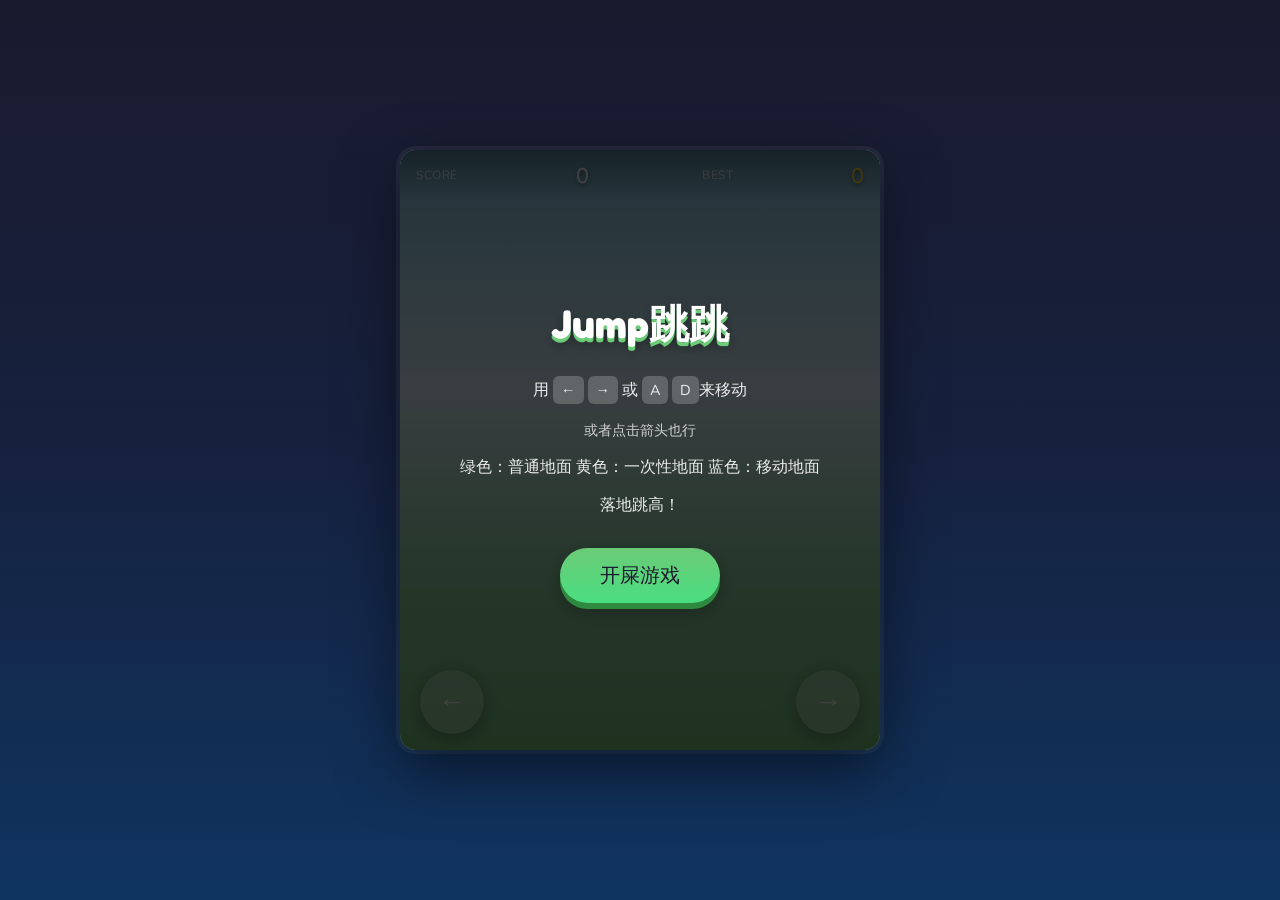
<file: 跳跳游戏/index.html>
<!DOCTYPE html>
<html lang="en" dir="ltr">
  <head>
    <meta charset="utf-8" />
    <meta name="viewport" content="width=device-width, initial-scale=1.0" />
    <title>Jump跳跳</title>    
    <link rel="stylesheet" href="style.css" />
    <link href="https://fonts.googleapis.com/css2?family=Fredoka+One&family=Nunito:wght@600;800&display=swap" rel="stylesheet" />
  </head>
  <body>
    <div class="game-wrapper">
      <div class="game-ui">
        <span class="score-label">Score</span>
        <span id="scoreEl" class="score-value">0</span>
        <span class="high-score-label">Best</span>
        <span id="highScoreEl" class="high-score-value">0</span>
      </div>
      <canvas id="gameCanvas" width="480" height="600"></canvas>
      <div class="mobile-controls" id="mobileControls">
        <button type="button" class="ctrl-btn ctrl-left" id="btnLeft" aria-label="Move left">←</button>
        <button type="button" class="ctrl-btn ctrl-right" id="btnRight" aria-label="Move right">→</button>
      </div>
      <div id="startOverlay" class="overlay overlay-start">
        <h1>Jump跳跳</h1>
        <p>用 <kbd>←</kbd> <kbd>→</kbd> 或 <kbd>A</kbd> <kbd>D</kbd>来移动</p>
        <p class="mobile-hint">或者点击箭头也行</p>
        <p>绿色：普通地面 黄色：一次性地面 蓝色：移动地面</p>
        <p>落地跳高！</p>
        <button type="button" id="startBtn" class="btn-start">开屎游戏</button>
      </div>
      <div id="gameOverOverlay" class="overlay overlay-gameover hidden">
        <h2>菜就多练</h2>
        <p>分数: <span id="finalScoreEl">0</span></p>
        <button type="button" id="restartBtn" class="btn-start">不服？再战！</button>
      </div>
    </div>
    <script src="script.js"></script>
  </body>
</html>
</file>
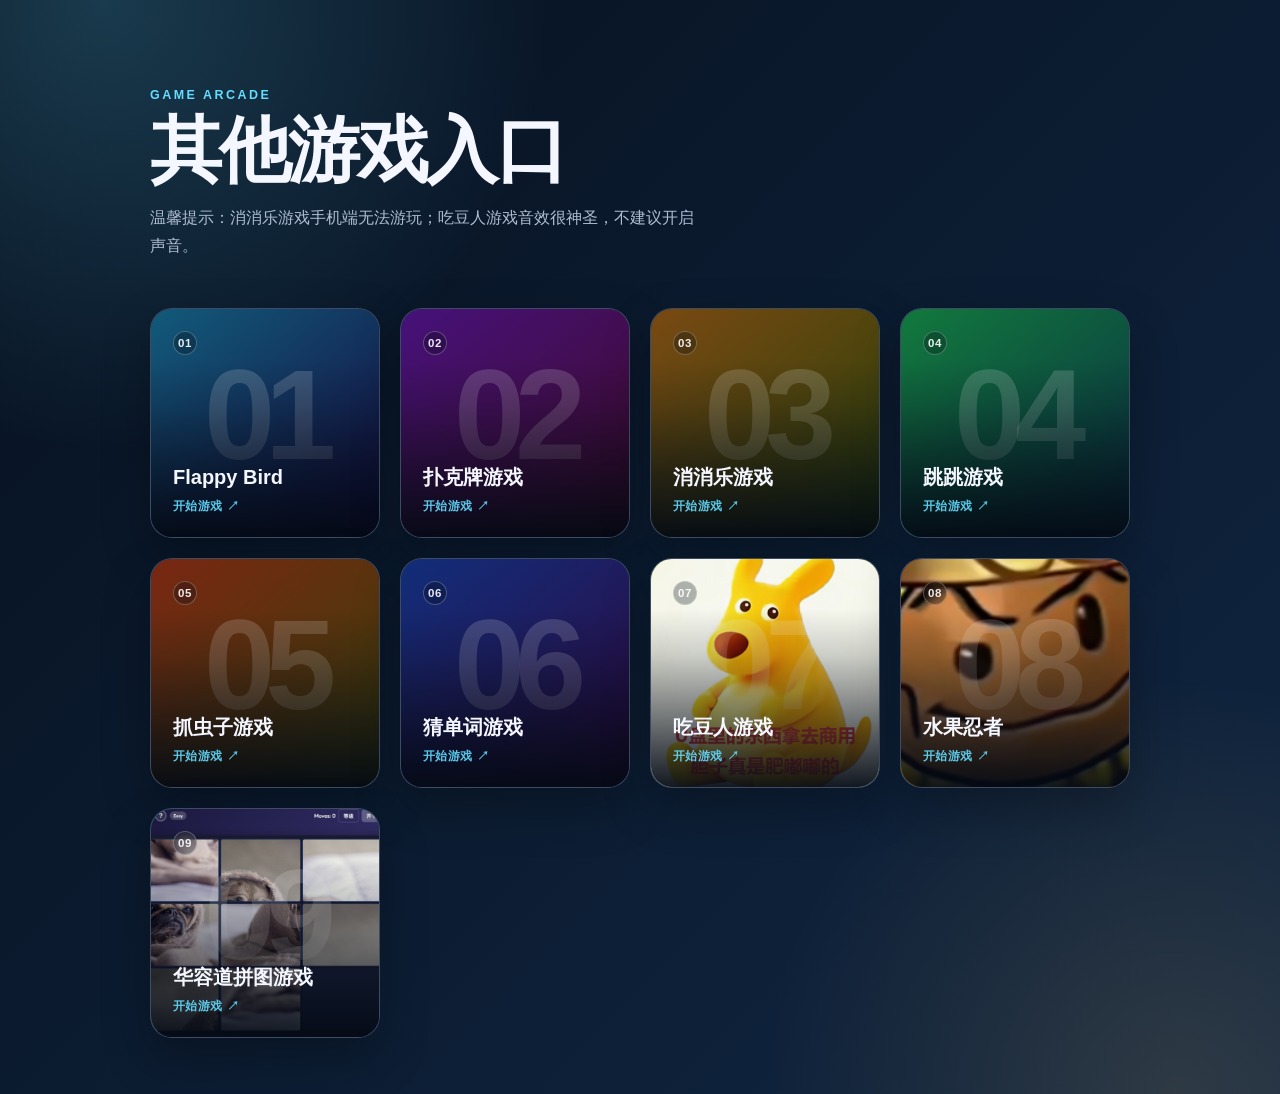
<file: entrance.html>
<!DOCTYPE html>
<html lang="zh-CN">
<head>
  <meta charset="UTF-8">
  <meta name="viewport" content="width=device-width, initial-scale=1.0">
  <title>其他游戏入口</title>
  <link rel="stylesheet" href="entrance.css">
</head>
<body>
  <main class="entrance-page">
    <header class="entrance-header">
      <p class="eyebrow">GAME ARCADE</p>
      <h1>其他游戏入口</h1>
      <p class="notice">
        温馨提示：消消乐游戏手机端无法游玩；吃豆人游戏音效很神圣，不建议开启声音。
      </p>
      
    </header>

    <!-- data-image 填写相对于本文件的图片路径，例如：data-image="图片/我的封面.jpg" -->
    <section class="game-grid" aria-label="游戏入口列表">
      <a class="game-card" href="stupid bird.html" target="_blank" rel="noopener noreferrer" data-image="">
        <span class="game-card__media">
          <span class="game-card__fallback" aria-hidden="true">01</span>
        </span>
        <span class="game-card__shade" aria-hidden="true"></span>
        <span class="game-card__content">
          <span class="game-card__number">01</span>
          <span class="game-card__title">Flappy Bird</span>
          <span class="game-card__action">开始游戏 <span aria-hidden="true">↗</span></span>
        </span>
      </a>

      <a class="game-card" href="牌小游戏/index.html" target="_blank" rel="noopener noreferrer" data-image="">
        <span class="game-card__media">
          <span class="game-card__fallback" aria-hidden="true">02</span>
        </span>
        <span class="game-card__shade" aria-hidden="true"></span>
        <span class="game-card__content">
          <span class="game-card__number">02</span>
          <span class="game-card__title">扑克牌游戏</span>
          <span class="game-card__action">开始游戏 <span aria-hidden="true">↗</span></span>
        </span>
      </a>

      <a class="game-card" href="消消乐/index.html" target="_blank" rel="noopener noreferrer" data-image="">
        <span class="game-card__media">
          <span class="game-card__fallback" aria-hidden="true">03</span>
        </span>
        <span class="game-card__shade" aria-hidden="true"></span>
        <span class="game-card__content">
          <span class="game-card__number">03</span>
          <span class="game-card__title">消消乐游戏</span>
          <span class="game-card__action">开始游戏 <span aria-hidden="true">↗</span></span>
        </span>
      </a>

      <a class="game-card" href="跳跳游戏/index.html" target="_blank" rel="noopener noreferrer" data-image="">
        <span class="game-card__media">
          <span class="game-card__fallback" aria-hidden="true">04</span>
        </span>
        <span class="game-card__shade" aria-hidden="true"></span>
        <span class="game-card__content">
          <span class="game-card__number">04</span>
          <span class="game-card__title">跳跳游戏</span>
          <span class="game-card__action">开始游戏 <span aria-hidden="true">↗</span></span>
        </span>
      </a>

      <a class="game-card" href="抓虫子游戏/index.html" target="_blank" rel="noopener noreferrer" data-image="">
        <span class="game-card__media">
          <span class="game-card__fallback" aria-hidden="true">05</span>
        </span>
        <span class="game-card__shade" aria-hidden="true"></span>
        <span class="game-card__content">
          <span class="game-card__number">05</span>
          <span class="game-card__title">抓虫子游戏</span>
          <span class="game-card__action">开始游戏 <span aria-hidden="true">↗</span></span>
        </span>
      </a>

      <a class="game-card" href="猜单词游戏/index.html" target="_blank" rel="noopener noreferrer" data-image="">
        <span class="game-card__media">
          <span class="game-card__fallback" aria-hidden="true">06</span>
        </span>
        <span class="game-card__shade" aria-hidden="true"></span>
        <span class="game-card__content">
          <span class="game-card__number">06</span>
          <span class="game-card__title">猜单词游戏</span>
          <span class="game-card__action">开始游戏 <span aria-hidden="true">↗</span></span>
        </span>
      </a>

      <a class="game-card" href="吃豆人游戏/index.html" target="_blank" rel="noopener noreferrer" data-image="吃豆人游戏/告示牌.png">
        <span class="game-card__media">
          <span class="game-card__fallback" aria-hidden="true">07</span>
        </span>
        <span class="game-card__shade" aria-hidden="true"></span>
        <span class="game-card__content">
          <span class="game-card__number">07</span>
          <span class="game-card__title">吃豆人游戏</span>
          <span class="game-card__action">开始游戏 <span aria-hidden="true">↗</span></span>
        </span>
      </a>

      <a class="game-card" href="水果忍者/index.html" target="_blank" rel="noopener noreferrer" data-image="水果忍者/老绷家.png">
        <span class="game-card__media">
          <span class="game-card__fallback" aria-hidden="true">08</span>
        </span>
        <span class="game-card__shade" aria-hidden="true"></span>
        <span class="game-card__content">
          <span class="game-card__number">08</span>
          <span class="game-card__title">水果忍者</span>
          <span class="game-card__action">开始游戏 <span aria-hidden="true">↗</span></span>
        </span>
      </a>

      <a class="game-card" href="拼图游戏/index.html" target="_blank" rel="noopener noreferrer" data-image="拼图游戏/屏幕截图 2026-09-11 204557.png">
        <span class="game-card__media">
          <span class="game-card__fallback" aria-hidden="true">09</span>
        </span>
        <span class="game-card__shade" aria-hidden="true"></span>
        <span class="game-card__content">
          <span class="game-card__number">09</span>
          <span class="game-card__title">华容道拼图游戏</span>
          <span class="game-card__action">开始游戏 <span aria-hidden="true">↗</span></span>
        </span>
      </a>
    </section>
  </main>

  <script src="entrance.js"></script>
</body>
</html>
</file>
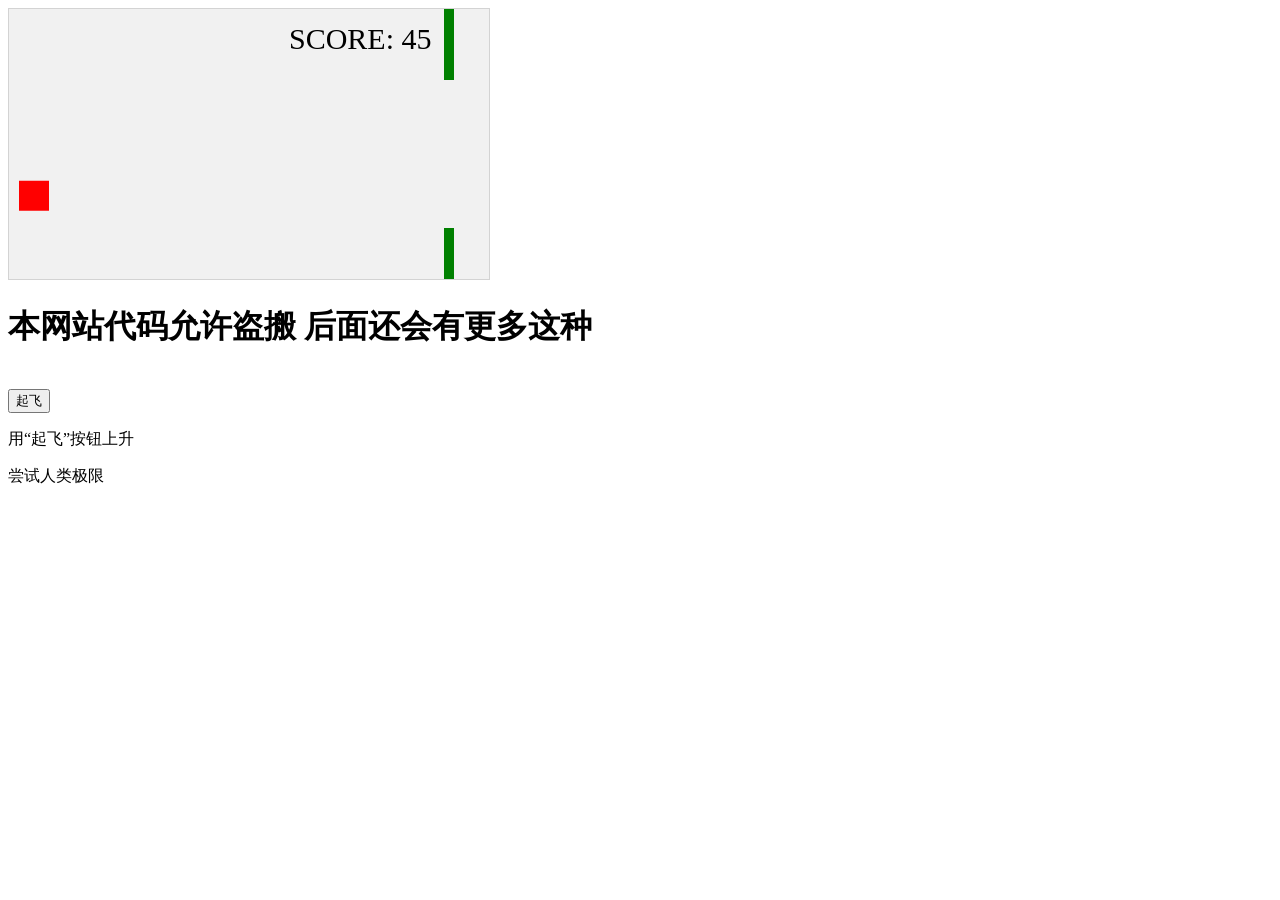
<file: stupid bird.html>
<!DOCTYPE html>
<html>
<head>
<meta name="viewport" content="width=device-width, initial-scale=1.0"/>
<style>
canvas {
    border:1px solid #d3d3d3;
    background-color: #f1f1f1;
}
</style>
</head>
<h1>本网站代码允许盗搬 后面还会有更多这种</h1>
<body onload="startGame()">
<script>

var myGamePiece;
var myObstacles = [];
var myScore;

function startGame() {
    myGamePiece = new component(30, 30, "red", 10, 120);
    myGamePiece.gravity = 0.05;
    myScore = new component("30px", "Consolas", "black", 280, 40, "text");
    myGameArea.start();
}

var myGameArea = {
    canvas : document.createElement("canvas"),
    start : function() {
        this.canvas.width = 480;
        this.canvas.height = 270;
        this.context = this.canvas.getContext("2d");
        document.body.insertBefore(this.canvas, document.body.childNodes[0]);
        this.frameNo = 0;
        this.interval = setInterval(updateGameArea, 20);
        },
    clear : function() {
        this.context.clearRect(0, 0, this.canvas.width, this.canvas.height);
    }
}

function component(width, height, color, x, y, type) {
    this.type = type;
    this.score = 0;
    this.width = width;
    this.height = height;
    this.speedX = 0;
    this.speedY = 0;    
    this.x = x;
    this.y = y;
    this.gravity = 0;
    this.gravitySpeed = 0;
    this.update = function() {
        ctx = myGameArea.context;
        if (this.type == "text") {
            ctx.font = this.width + " " + this.height;
            ctx.fillStyle = color;
            ctx.fillText(this.text, this.x, this.y);
        } else {
            ctx.fillStyle = color;
            ctx.fillRect(this.x, this.y, this.width, this.height);
        }
    }
    this.newPos = function() {
        this.gravitySpeed += this.gravity;
        this.x += this.speedX;
        this.y += this.speedY + this.gravitySpeed;
        this.hitTop();
        this.hitBottom();
    }
    this.hitTop = function() {
        if (this.y < 0) {
            this.y = 0;
            this.gravitySpeed = 0;
        }
    }
    this.hitBottom = function() {
        var rockbottom = myGameArea.canvas.height - this.height;
        if (this.y > rockbottom) {
            this.y = rockbottom;
            this.gravitySpeed = 0;
        }
    }
    this.crashWith = function(otherobj) {
        var myleft = this.x;
        var myright = this.x + (this.width);
        var mytop = this.y;
        var mybottom = this.y + (this.height);
        var otherleft = otherobj.x;
        var otherright = otherobj.x + (otherobj.width);
        var othertop = otherobj.y;
        var otherbottom = otherobj.y + (otherobj.height);
        var crash = true;
        if ((mybottom < othertop) || (mytop > otherbottom) || (myright < otherleft) || (myleft > otherright)) {
            crash = false;
        }
        return crash;
    }
}

function updateGameArea() {
    var x, height, gap, minHeight, maxHeight, minGap, maxGap;
    for (i = 0; i < myObstacles.length; i += 1) {
        if (myGamePiece.crashWith(myObstacles[i])) {
            return;
        } 
    }
    myGameArea.clear();
    myGameArea.frameNo += 1;
    if (myGameArea.frameNo == 1 || everyinterval(150)) {
        x = myGameArea.canvas.width;
        minHeight = 20;
        maxHeight = 200;
        height = Math.floor(Math.random()*(maxHeight-minHeight+1)+minHeight);
        minGap = 50;
        maxGap = 200;
        gap = Math.floor(Math.random()*(maxGap-minGap+1)+minGap);
        myObstacles.push(new component(10, height, "green", x, 0));
        myObstacles.push(new component(10, x - height - gap, "green", x, height + gap));
    }
    for (i = 0; i < myObstacles.length; i += 1) {
        myObstacles[i].x += -1;
        myObstacles[i].update();
    }
    myScore.text="SCORE: " + myGameArea.frameNo;
    myScore.update();
    myGamePiece.newPos();
    myGamePiece.update();
}

function everyinterval(n) {
    if ((myGameArea.frameNo / n) % 1 == 0) {return true;}
    return false;
}

function accelerate(n) {
    myGamePiece.gravity = n;
}
</script>
<br>
<button onmousedown="accelerate(-0.2)" onmouseup="accelerate(0.05)">起飞</button>
<p>用“起飞”按钮上升</p>
<p>尝试人类极限</p>
</body>
</html>
</file>
<file: styles.css>
:root {
  --bg-start: #07111f;
  --bg-mid: #0b1d33;
  --bg-end: #132b4d;
  --panel: rgba(14, 24, 42, 0.9);
  --panel-strong: rgba(21, 34, 58, 0.96);
  --border: rgba(255, 255, 255, 0.1);
  --text: #eef4ff;
  --muted: #9db0c7;
  --accent: #56d3ff;
  --accent-secondary: #2f7dff;
  --accent-strong: #ff9e2c;
  --accent-warm: #ffc233;
  --success: #97ffbe;
  --danger: #ff6d7a;
  --shadow: 0 24px 60px rgba(0, 0, 0, 0.35);
  --brand-ink: #04111e;
  --primary-text: #111;
  --placeholder: #7f90a7;
  --overlay: rgba(2, 6, 14, 0.72);
  --surface-soft: rgba(255, 255, 255, 0.05);
  --surface-mid: rgba(255, 255, 255, 0.08);
  --surface-strong: rgba(255, 255, 255, 0.14);
  --surface-border: rgba(255, 255, 255, 0.08);
  --surface-card: rgba(255, 255, 255, 0.04);
  --detail-overlay-start: rgba(5, 12, 22, 0.12);
  --detail-overlay-end: rgba(5, 12, 22, 0.88);
  --banner-overlay-start: rgba(0, 0, 0, 0.08);
  --banner-overlay-end: rgba(0, 0, 0, 0.74);
  --stage-bg: #07111f;
  --success-soft: rgba(151, 255, 190, 0.14);
  --success-zone: rgba(151, 255, 190, 0.22);
  --success-border: rgba(151, 255, 190, 0.4);
  --accent-soft: rgba(86, 211, 255, 0.18);
}

body[data-theme="light"] {
  --bg-start: #f6fbff;
  --bg-mid: #e5f0ff;
  --bg-end: #d5e5ff;
  --panel: rgba(255, 255, 255, 0.92);
  --panel-strong: rgba(255, 255, 255, 0.98);
  --border: rgba(28, 56, 94, 0.14);
  --text: #16314f;
  --muted: #5b7391;
  --accent: #3aa8ff;
  --accent-secondary: #5b8cff;
  --accent-strong: #ffb24a;
  --accent-warm: #ffd76b;
  --success: #1f9d61;
  --danger: #d95263;
  --shadow: 0 18px 38px rgba(60, 101, 160, 0.16);
  --brand-ink: #ffffff;
  --primary-text: #16314f;
  --placeholder: #6c7f99;
  --overlay: rgba(132, 160, 201, 0.38);
  --surface-soft: rgba(80, 124, 189, 0.08);
  --surface-mid: rgba(80, 124, 189, 0.12);
  --surface-strong: rgba(80, 124, 189, 0.16);
  --surface-border: rgba(80, 124, 189, 0.16);
  --surface-card: rgba(255, 255, 255, 0.72);
  --detail-overlay-start: rgba(240, 248, 255, 0.16);
  --detail-overlay-end: rgba(21, 49, 79, 0.68);
  --banner-overlay-start: rgba(255, 255, 255, 0.04);
  --banner-overlay-end: rgba(21, 49, 79, 0.56);
  --stage-bg: #dcecff;
  --success-soft: rgba(31, 157, 97, 0.12);
  --success-zone: rgba(31, 157, 97, 0.18);
  --success-border: rgba(31, 157, 97, 0.34);
  --accent-soft: rgba(58, 168, 255, 0.18);
}

* {
  box-sizing: border-box;
}

html {
  scroll-behavior: smooth;
}

body {
  margin: 0;
  min-height: 100vh;
  color: var(--text);
  font-family: "Noto Sans SC", sans-serif;
  background:
    radial-gradient(circle at top left, var(--accent-soft), transparent 25%),
    radial-gradient(circle at bottom right, rgba(255, 158, 44, 0.12), transparent 25%),
    linear-gradient(135deg, var(--bg-start), var(--bg-mid) 44%, var(--bg-end));
}

button,
input,
select,
textarea {
  font: inherit;
}

img {
  max-width: 100%;
  display: block;
}

.page-shell {
  width: min(1040px, calc(100% - 32px));
  margin: 0 auto;
  padding: 10px 0 24px;
}

.hero {
  padding: 4px 0 14px;
}

.topbar,
.hero-content,
.toolbar,
.stats-grid,
.game-grid {
  display: grid;
  gap: 14px;
  row-gap: 7px;
}

.detail-layout,
.detail-meta,
.comment-head {
  display: grid;
  gap: 14px;
}

.topbar {
  grid-template-columns: minmax(0, 1fr) auto;
  align-items: center;
  margin-bottom: 20px;
}

.top-actions,
.hero-actions,
.card-actions,
.play-head,
.play-actions,
.auth-actions,
.game-topline,
.game-footer,
.comment-meta,
.stage-toolbar,
.run-track {
  display: flex;
  gap: 12px;
  align-items: center;
}

.top-actions,
.hero-actions,
.card-actions,
.auth-actions,
.stage-toolbar,
.play-actions {
  flex-wrap: wrap;
}

.brand {
  display: flex;
  align-items: center;
  gap: 14px;
}

.brand-mark {
  width: 52px;
  height: 52px;
  display: grid;
  place-items: center;
  border-radius: 16px;
  background: linear-gradient(135deg, var(--accent), var(--accent-secondary));
  color: var(--brand-ink);
  font: 700 1.2rem/1 "Bebas Neue", sans-serif;
  letter-spacing: 0.08em;
}

.brand-title,
.brand-subtitle,
.eyebrow {
  margin: 0;
}

.brand-title {
  font: 400 2rem/1 "Bebas Neue", sans-serif;
  letter-spacing: 0.06em;
}

.brand-subtitle,
.hero-text,
.panel-card span,
.stat-card span,
.game-card p,
.game-footer,
.comment-item time,
.search-box span,
.filter-box span,
#detail-description,
.play-head p,
.user-label,
.auth-tip,
.stage-note,
.empty-stage,
.empty-state {
  color: var(--muted);
}

.user-pill,
.top-link,
.panel-card,
.stat-card,
.controls,
.toolbar,
.game-card,
.modal-dialog,
.auth-card,
.auth-dialog,
.comment-panel,
.highlights,
.play-panel,
.zoom-dialog {
  border: 1px solid var(--border);
  background: var(--panel);
  box-shadow: var(--shadow);
  backdrop-filter: blur(14px);
}

.user-pill {
  padding: 10px 16px;
  border-radius: 18px;
}

.user-pill strong {
  display: block;
  margin-top: 2px;
}

.top-link,
.button,
.card-button,
.memory-card,
.duel-option,
.story-option,
.resource-button {
  cursor: pointer;
  transition: transform 0.2s ease, opacity 0.2s ease, background 0.2s ease;
}

.top-link {
  color: var(--text);
  text-decoration: none;
  border-radius: 999px;
  padding: 12px 18px;
}

.top-link:hover,
.button:hover,
.card-button:hover,
.memory-card:hover,
.duel-option:hover,
.story-option:hover,
.resource-button:hover {
  transform: translateY(-2px);
}

.hero-content {
  grid-template-columns: minmax(0, 1.35fr) minmax(280px, 0.9fr);
  align-items: center;
}

.eyebrow {
  color: var(--accent);
  font: 500 0.95rem/1.2 "Bebas Neue", sans-serif;
  letter-spacing: 0.18em;
}

.hero-copy h1,
.section-heading h2,
#detail-title,
.auth-card h2 {
  margin: 12px 0;
}

.hero-copy h1 {
  font: 400 clamp(3rem, 7vw, 5.8rem)/0.95 "Bebas Neue", sans-serif;
  max-width: 10ch;
}

.hero-text {
  max-width: 56ch;
  font-size: 1.02rem;
}

.button {
  border: 0;
  border-radius: 999px;
  padding: 13px 22px;
  text-decoration: none;
}

.primary {
  background: linear-gradient(135deg, var(--accent-strong), var(--accent-warm));
  color: var(--primary-text);
  font-weight: 700;
}

.secondary,
.ghost {
  background: var(--surface-soft);
  color: var(--text);
  border: 1px solid var(--border);
}

.full {
  width: 100%;
}

.hero-panel,
.detail-side {
  display: grid;
  gap: 16px;
}

.panel-card,
.stat-card,
.controls,
.comment-panel,
.highlights,
.play-panel,
.auth-card {
  padding: 22px;
  border-radius: 24px;
}

.panel-card strong,
.stat-card strong {
  display: block;
  margin-top: 10px;
}

.panel-card strong {
  font-size: 1.2rem;
}

.update-announcement {
  margin: 24px 0 18px;
}

.announcement-card {
  display: grid;
  gap: 14px;
}

.announcement-list {
  margin: 0;
  padding-left: 20px;
  color: var(--muted);
  display: grid;
  gap: 10px;
}

.announcement-list li {
  line-height: 1.6;
}

.section-heading h2,
.auth-card h2 {
  font: 400 clamp(2rem, 5vw, 3.4rem)/1 "Bebas Neue", sans-serif;
}

.toolbar {
  grid-template-columns: 2fr 1fr 1fr;
  padding: 18px;
  border-radius: 24px;
}

.search-box,
.filter-box,
.auth-form,
.comment-form {
  display: grid;
  gap: 8px;
}

.search-box input,
.filter-box select,
.comment-form input,
.comment-form select,
.comment-form textarea,
.auth-form input,
.name-input {
  width: 100%;
  border: 1px solid var(--border);
  background: var(--surface-soft);
  color: var(--text);
  border-radius: 16px;
  padding: 14px 16px;
}

.search-box input::placeholder,
.comment-form textarea::placeholder,
.auth-form input::placeholder,
.name-input::placeholder {
  color: var(--placeholder);
}

.stats-grid {
  grid-template-columns: repeat(3, minmax(0, 1fr));
  margin: 10px 0 14px;
}

.stat-card strong {
  font: 400 2.4rem/1 "Bebas Neue", sans-serif;
}

.game-grid {
  grid-template-columns: 1fr;
}

.game-card {
  display: flex;
  align-items: stretch;
  border-radius: 22px;
  overflow: hidden;
  min-height: 168px;
}

.game-banner {
  position: relative;
  flex: 0 0 66.666%;
  min-height: 0;
  overflow: hidden;
}

.game-banner::after {
  content: "";
  position: absolute;
  inset: 0;
  background: linear-gradient(180deg, var(--banner-overlay-start), var(--banner-overlay-end));
}

.game-banner-content {
  position: absolute;
  inset: auto 14px 14px 14px;
  z-index: 1;
}

.cover-image {
  width: 100%;
  height: 100%;
  min-height: 100%;
  object-fit: cover;
}

.zoomable {
  cursor: zoom-in;
}

.game-banner h3 {
  margin: 5px 0 0;
  font: 400 1.8rem/0.95 "Bebas Neue", sans-serif;
}

.game-body {
  display: flex;
  flex-direction: column;
  gap: 8px;
  padding: 12px 16px 12px;
}

.game-topline,
.game-footer,
.comment-meta,
.play-head,
.run-track {
  justify-content: space-between;
}

.game-footer {
  margin-top: auto;
}

.genre-chip,
.rating-pill,
.detail-badge,
.tag,
.status-pill {
  display: inline-flex;
  align-items: center;
  padding: 7px 12px;
  border-radius: 999px;
  font-size: 0.88rem;
}

.genre-chip,
.tag,
.status-pill {
  background: var(--surface-strong);
}

.rating-pill {
  background: var(--success-soft);
  color: var(--success);
}


.card-actions {
  margin-top: 0;
}

.card-actions .button {
  flex: 1;
  text-align: center;
}
.mines-board,
.sokoban-board,
.merge-board {
  display: grid;
  gap: 8px;
  margin-top: 14px;
}

.mines-board {
  grid-template-columns: repeat(8, minmax(0, 1fr));
}

.sokoban-board {
  grid-template-columns: repeat(9, minmax(0, 1fr));
}

.merge-board {
  grid-template-columns: repeat(4, minmax(0, 1fr));
}

.connect-controls {
  display: grid;
  grid-template-columns: repeat(7, minmax(0, 1fr));
  gap: 8px;
  margin-top: 14px;
}

.connect-board {
  display: grid;
  grid-template-columns: repeat(7, minmax(0, 1fr));
  gap: 8px;
  margin-top: 10px;
}

.routing-board,
.deduction-board,
.schedule-board,
.sorting-list,
.negotiation-board {
  display: grid;
  gap: 12px;
  margin-top: 14px;
}

.routing-board {
  grid-template-columns: repeat(4, minmax(0, 1fr));
}

.routing-cell,
.routing-hole {
  display: flex;
  align-items: center;
  justify-content: center;
  min-height: 66px;
  border-radius: 16px;
  border: 1px solid var(--border);
  font: 700 1.35rem/1 "Noto Sans SC", sans-serif;
}

.routing-cell {
  appearance: none;
  cursor: pointer;
  background: var(--surface-soft);
  color: var(--text);
}

.routing-cell.type-source {
  background: rgba(86, 211, 255, 0.16);
  color: var(--accent-strong);
}

.routing-cell.type-target {
  background: rgba(151, 255, 190, 0.16);
  color: var(--success);
}

.routing-cell.live {
  box-shadow: inset 0 0 0 2px var(--accent-soft);
}

.routing-cell:disabled {
  opacity: 1;
}

.routing-hole {
  background: linear-gradient(135deg, rgba(255, 255, 255, 0.02), rgba(255, 255, 255, 0.08));
  border-style: dashed;
  color: transparent;
}

.deduction-row,
.schedule-task,
.negotiation-clue,
.sorting-card {
  border: 1px solid var(--surface-border);
  border-radius: 18px;
  background: var(--surface-card);
}

.deduction-row,
.schedule-task {
  padding: 14px;
  display: grid;
  gap: 10px;
}

.deduction-row-head {
  display: flex;
  align-items: flex-start;
  justify-content: space-between;
  gap: 12px;
}

.deduction-row-head span {
  color: var(--text-muted);
  font-size: 0.92rem;
}

.deduction-options {
  display: grid;
  grid-template-columns: repeat(3, minmax(0, 1fr));
  gap: 10px;
}

.deduction-cell {
  min-height: 54px;
  border: 1px solid var(--border);
  border-radius: 14px;
  background: var(--surface-soft);
  color: var(--text);
  font-weight: 700;
}

.deduction-cell.selected {
  border-color: var(--accent-soft);
  background: var(--accent-soft);
  color: var(--accent-strong);
}

.schedule-task.done {
  opacity: 0.85;
}

.schedule-meter,
.negotiation-meter {
  position: relative;
  height: 12px;
  border-radius: 999px;
  background: var(--surface-mid);
  overflow: hidden;
}

.schedule-fill,
.negotiation-fill {
  position: absolute;
  inset: 0 auto 0 0;
  border-radius: inherit;
}

.schedule-controls {
  display: grid;
  grid-template-columns: repeat(2, minmax(0, 1fr));
  gap: 8px;
}

.sorting-card {
  display: grid;
  grid-template-columns: auto minmax(0, 1fr) auto;
  align-items: center;
  gap: 12px;
  padding: 14px;
}

.sorting-rank {
  width: 42px;
  height: 42px;
  border-radius: 50%;
  display: flex;
  align-items: center;
  justify-content: center;
  background: var(--surface-mid);
  font-weight: 700;
}

.sorting-dots {
  margin-top: 4px;
  letter-spacing: 4px;
  color: var(--accent-strong);
  font-size: 1.1rem;
}

.sorting-actions {
  display: grid;
  gap: 8px;
}

.negotiation-clue {
  padding: 14px;
}

.negotiation-clue p {
  margin: 8px 0 0;
  color: var(--text);
}

.negotiation-meters {
  display: grid;
  gap: 10px;
}

.negotiation-fill.deal {
  background: linear-gradient(135deg, var(--warning), var(--danger));
}

.negotiation-fill.trust {
  background: linear-gradient(135deg, var(--success), var(--accent-strong));
}

.negotiation-choices {
  display: grid;
  grid-template-columns: repeat(3, minmax(0, 1fr));
  gap: 10px;
}

.negotiation-choices .button {
  width: 100%;
}

.mines-cell,
.sokoban-cell,
.merge-cell,
.connect-drop,
.connect-cell {
  display: flex;
  align-items: center;
  justify-content: center;
  padding: 0;
  border: 0;
  border-radius: 18px;
  font: 700 1rem/1 "Noto Sans SC", sans-serif;
}

.mines-cell,
.connect-drop {
  appearance: none;
  cursor: pointer;
}

.mines-cell,
.sokoban-cell,
.merge-cell {
  aspect-ratio: 1;
  min-height: 64px;
  background: var(--surface-mid);
  color: var(--text);
}

.mines-cell.revealed {
  background: var(--surface-strong);
}

.mines-cell.flagged {
  background: var(--warning-soft);
  color: var(--warning);
}

.mines-cell.mine {
  background: var(--danger-soft);
  color: var(--danger);
}

.mines-cell:hover,
.sokoban-cell:hover,
.merge-cell:hover,
.connect-drop:hover {
  transform: none;
}

.sokoban-cell.wall {
  background: var(--surface-strong);
}

.sokoban-cell.goal {
  box-shadow: inset 0 0 0 2px var(--accent-soft);
}

.sokoban-cell.box {
  background: #c47f4a;
  color: #fff;
}

.sokoban-cell.player {
  background: var(--primary-soft);
  color: var(--primary);
}

.merge-cell {
  font-size: 1.35rem;
  box-shadow: inset 0 0 0 1px rgba(255, 255, 255, 0.06);
}

.connect-drop {
  min-height: 42px;
  background: var(--surface-strong);
  color: var(--text);
}

.connect-cell {
  aspect-ratio: 1;
  min-height: 0;
  border-radius: 999px;
  background: var(--surface-mid);
}

.connect-cell.red {
  background: radial-gradient(circle at 30% 30%, #fecaca, #ef4444 55%, #991b1b 100%);
}

.connect-cell.yellow {
  background: radial-gradient(circle at 30% 30%, #fef3c7, #f59e0b 55%, #b45309 100%);
}

.pinball-canvas {
  width: min(100%, 480px);
  aspect-ratio: 480 / 620;
  display: block;
  margin: 14px auto 0;
  border-radius: 24px;
  background: #08111f;
}

.modal,
.auth-modal,
.zoom-modal {
  position: fixed;
  inset: 0;
}

.modal {
  z-index: 10;
}

.auth-modal {
  z-index: 12;
}

.zoom-modal {
  z-index: 14;
}

.hidden {
  display: none;
}

.modal-backdrop {
  position: absolute;
  inset: 0;
  background: var(--overlay);
}

.modal-dialog,
.auth-dialog,
.zoom-dialog {
  position: relative;
  margin: 24px auto;
  max-height: calc(100vh - 48px);
  overflow: auto;
}

.modal-dialog {
  width: min(1080px, calc(100% - 24px));
  padding: 28px;
  border-radius: 28px;
}

.auth-dialog {
  width: min(520px, calc(100% - 24px));
  border-radius: 28px;
}

.zoom-dialog {
  width: min(920px, calc(100% - 24px));
  padding: 22px;
  border-radius: 28px;
  text-align: center;
}

.modal-exit {
  position: absolute;
  top: 16px;
  right: 16px;
  width: 42px;
  height: 42px;
  border: 0;
  border-radius: 50%;
  background: var(--surface-mid);
  color: var(--text);
  font-size: 1.5rem;
  z-index: 2;
}

.auth-card {
  background: var(--panel-strong);
}

.auth-tip {
  margin: 14px 0 0;
}

.auth-button-row {
  display: grid;
  grid-template-columns: repeat(2, minmax(0, 1fr));
  gap: 12px;
}

.comment-account {
  margin: 16px 0 0;
  padding: 12px 14px;
  border-radius: 14px;
  background: var(--surface-soft);
  border: 1px solid var(--surface-border);
  color: var(--muted);
}

.detail-layout {
  grid-template-columns: 1.1fr 1fr;
  align-items: start;
}

.detail-cover {
  position: relative;
  min-height: 360px;
  border-radius: 26px;
  overflow: hidden;
}

.detail-image {
  position: absolute;
  inset: 0;
  width: 100%;
  height: 100%;
  object-fit: cover;
}

.detail-overlay {
  position: absolute;
  inset: 0;
  background: linear-gradient(180deg, var(--detail-overlay-start), var(--detail-overlay-end));
}

.detail-info {
  position: relative;
  z-index: 1;
  min-height: 360px;
  padding: 24px;
  display: flex;
  flex-direction: column;
  justify-content: flex-end;
}

.detail-badge {
  background: rgba(255, 255, 255, 0.12);
  margin-bottom: auto;
}

#detail-title {
  font: 400 clamp(2.2rem, 5vw, 4.1rem)/0.96 "Bebas Neue", sans-serif;
}

.detail-meta {
  grid-template-columns: repeat(3, minmax(0, 1fr));
  margin-top: 20px;
}

.detail-meta span {
  padding: 14px;
  border-radius: 16px;
  background: var(--surface-mid);
}

.play-head h4,
.highlights h4,
.comment-panel h4 {
  margin: 0 0 6px;
}

.game-stage {
  margin-top: 18px;
  min-height: 280px;
  border-radius: 22px;
  border: 1px solid var(--border);
  background: var(--surface-card);
  padding: 14px;
}

.play-stage {
  display: grid;
  gap: 12px;
}

.stage-panel,
.score-box,
.log-box,
.run-track,
.resource-grid,
.duel-grid,
.story-grid,
.code-grid,
.memory-grid {
  background: var(--surface-card);
  border: 1px solid var(--surface-border);
  border-radius: 18px;
}

.stage-panel,
.score-box,
.log-box,
.resource-grid,
.duel-grid,
.story-grid,
.code-grid {
  padding: 14px;
}

.status-line {
  display: flex;
  flex-wrap: wrap;
  gap: 10px;
}

.status-pill strong {
  margin-left: 6px;
}

.target-board {
  position: relative;
  min-height: 240px;
  overflow: hidden;
  border-radius: 18px;
  background: radial-gradient(circle at top, var(--accent-soft), transparent 28%), var(--stage-bg);
}

.target-dot {
  position: absolute;
  width: 58px;
  height: 58px;
  border: 0;
  border-radius: 50%;
  font-weight: 700;
  color: var(--brand-ink);
  background: linear-gradient(135deg, var(--accent), var(--success));
}

.card-row,
.duel-grid,
.story-grid,
.resource-grid,
.code-grid {
  display: grid;
  gap: 12px;
}

.card-row {
  grid-template-columns: repeat(3, minmax(0, 1fr));
}

.card-button,
.duel-option,
.story-option,
.resource-button {
  border: 1px solid var(--border);
  border-radius: 16px;
  background: var(--surface-soft);
  color: var(--text);
  padding: 14px;
}

.duel-grid,
.story-grid {
  grid-template-columns: repeat(2, minmax(0, 1fr));
}

.run-track {
  padding: 14px;
}

.runner-bar {
  position: relative;
  flex: 1;
  height: 14px;
  border-radius: 999px;
  background: var(--surface-mid);
  overflow: hidden;
}

.runner-fill {
  position: absolute;
  inset: 0 auto 0 0;
  width: 0;
  background: linear-gradient(135deg, var(--accent-strong), var(--accent));
}

.memory-grid {
  display: flex;
  flex-wrap: wrap;
  gap: 12px;
  padding: 12px;
}

.memory-card {
  width: calc(25% - 9px);
  min-width: 72px;
  min-height: 84px;
  border: 1px solid var(--border);
  border-radius: 16px;
  background: var(--surface-soft);
  color: var(--text);
  font-size: 1.4rem;
}

.memory-card.open,
.memory-card.done {
  background: rgba(86, 211, 255, 0.18);
}

.resource-grid {
  grid-template-columns: repeat(3, minmax(0, 1fr));
}

.resource-card strong {
  display: block;
  font-size: 1.4rem;
}

.code-grid {
  grid-template-columns: repeat(3, minmax(0, 1fr));
}

.code-cell {
  display: grid;
  place-items: center;
  min-height: 56px;
  border-radius: 14px;
  background: var(--surface-mid);
  font-size: 1.2rem;
  font-weight: 700;
}

.timing-track,
.stack-meter,
.lane-board {
  position: relative;
  min-height: 64px;
  border-radius: 18px;
  background: var(--surface-soft);
  border: 1px solid var(--surface-border);
  overflow: hidden;
}

.timing-track {
  min-height: 72px;
}

.timing-zone {
  position: absolute;
  inset: 10px 42% 10px 42%;
  border-radius: 12px;
  background: rgba(151, 255, 190, 0.22);
  border: 1px solid rgba(151, 255, 190, 0.4);
}

.timing-pointer,
.stack-slider,
.lane-marker,
.lane-obstacle {
  position: absolute;
  top: 50%;
  transform: translate(-50%, -50%);
}

.timing-pointer,
.stack-slider {
  width: 24px;
  height: 48px;
  border-radius: 12px;
  background: linear-gradient(135deg, var(--accent-strong), var(--accent));
}

.maze-grid,
.swap-grid {
  display: grid;
  gap: 10px;
}

.maze-grid {
  grid-template-columns: repeat(5, minmax(0, 1fr));
}

.maze-cell {
  aspect-ratio: 1;
  border-radius: 14px;
  background: var(--surface-soft);
  border: 1px solid var(--surface-border);
}

.maze-cell.wall {
  background: var(--surface-strong);
  border-color: var(--border);
  box-shadow: inset 0 0 0 1px rgba(255, 255, 255, 0.08);
}

body[data-theme="light"] .maze-cell.wall {
  background: rgba(22, 49, 79, 0.24);
  border-color: rgba(22, 49, 79, 0.22);
  box-shadow: inset 0 0 0 1px rgba(255, 255, 255, 0.42);
}

.maze-cell.goal {
  background: rgba(151, 255, 190, 0.2);
}

.maze-cell.player {
  background: linear-gradient(135deg, var(--accent), var(--accent-secondary));
}

.stack-tower {
  min-height: 220px;
  display: flex;
  flex-direction: column-reverse;
  gap: 8px;
  padding: 14px;
  border-radius: 18px;
  background: var(--surface-card);
  border: 1px solid var(--surface-border);
}

.stack-block {
  height: 28px;
  border-radius: 12px;
  background: linear-gradient(135deg, var(--accent), var(--accent-strong));
}

.vault-grid,
.rune-grid,
.metro-grid {
  display: grid;
  gap: 12px;
}

.vault-grid,
.rune-grid {
  grid-template-columns: repeat(3, minmax(0, 1fr));
}

.vault-cell,
.rune-button,
.metro-train {
  border: 1px solid var(--border);
  border-radius: 16px;
  color: var(--text);
}

.vault-cell,
.rune-button {
  min-height: 78px;
  background: var(--surface-soft);
  font-weight: 700;
}

.vault-cell.active,
.rune-button.flash,
.orbit-target.active {
  background: linear-gradient(135deg, var(--accent), var(--accent-secondary));
  color: var(--brand-ink);
}

.battle-line {
  display: grid;
  grid-template-columns: repeat(7, minmax(0, 1fr));
  gap: 10px;
  padding: 14px;
  border-radius: 18px;
  background: var(--surface-card);
  border: 1px solid var(--surface-border);
}

.battle-cell {
  min-height: 46px;
  border-radius: 14px;
  background: var(--surface-soft);
  border: 1px solid var(--surface-border);
}

.battle-cell.front {
  background: linear-gradient(135deg, var(--accent-strong), var(--accent));
}

.orbit-board {
  display: grid;
  gap: 12px;
}

.orbit-lane {
  position: relative;
  min-height: 220px;
  border-radius: 18px;
  background: var(--surface-card);
  border: 1px solid var(--surface-border);
  overflow: hidden;
}

.orbit-pulse {
  position: absolute;
  transform: translate(-50%, -50%);
  width: 58px;
  height: 58px;
  border-radius: 50%;
  display: grid;
  place-items: center;
  background: linear-gradient(135deg, var(--accent-strong), var(--accent));
  color: var(--brand-ink);
  font-weight: 700;
}

.orbit-targets {
  display: grid;
  grid-template-columns: repeat(3, minmax(0, 1fr));
  gap: 12px;
}

.metro-grid {
  grid-template-columns: repeat(3, minmax(0, 1fr));
}

.metro-track {
  display: grid;
  gap: 12px;
  padding: 14px;
  border-radius: 18px;
  background: var(--surface-card);
  border: 1px solid var(--surface-border);
}

.metro-trains {
  display: grid;
  gap: 10px;
}

.metro-train {
  display: inline-grid;
  place-items: center;
  min-height: 52px;
  background: var(--surface-soft);
  font-weight: 700;
}

.swap-cell {
  min-height: 68px;
  border: 1px solid var(--border);
  border-radius: 16px;
  background: var(--surface-soft);
  color: var(--text);
  font-size: 1.2rem;
  font-weight: 700;
}

.swap-cell.selected {
  outline: 2px solid var(--accent);
}

.lane-board {
  min-height: 220px;
  background:
    linear-gradient(90deg, transparent 32%, var(--surface-strong) 32%, var(--surface-strong) 34%, transparent 34%, transparent 66%, var(--surface-strong) 66%, var(--surface-strong) 68%, transparent 68%),
    var(--stage-bg);
}

.lane-marker,
.lane-obstacle {
  width: 34px;
  height: 56px;
  border-radius: 12px;
}

.lane-marker {
  bottom: 18px;
  top: auto;
  background: linear-gradient(135deg, var(--accent), var(--accent-secondary));
}

.lane-obstacle {
  top: 24%;
  background: linear-gradient(135deg, var(--danger), var(--accent-strong));
}

.game-stage:fullscreen,
.game-stage:-webkit-full-screen {
  width: 100vw;
  height: 100vh;
  margin: 0;
  padding: 28px;
  border-radius: 0;
  background: linear-gradient(135deg, var(--stage-bg), var(--bg-end));
  overflow: auto;
}

.comment-form {
  margin: 18px 0 20px;
}

.comment-form textarea {
  min-height: 110px;
  resize: vertical;
}

.comment-list {
  display: grid;
  gap: 12px;
  max-height: 320px;
  overflow: auto;
}

.comment-item {
  padding: 16px;
  border-radius: 18px;
  background: var(--surface-card);
  border: 1px solid rgba(255, 255, 255, 0.06);
}

.comment-item strong,
.comment-item p {
  display: block;
  margin: 0;
}

.comment-item p {
  margin-top: 10px;
  line-height: 1.6;
}

.settings-modal {
  position: fixed;
  inset: 0;
  z-index: 13;
}

.settings-dialog {
  width: min(520px, calc(100% - 24px));
  position: relative;
  margin: 24px auto;
  max-height: calc(100vh - 48px);
  overflow: auto;
  border-radius: 28px;
}

.settings-card {
  padding: 22px;
  border-radius: 24px;
  border: 1px solid var(--border);
  background: var(--panel-strong);
  box-shadow: var(--shadow);
  backdrop-filter: blur(14px);
}

.setting-row {
  display: flex;
  justify-content: space-between;
  align-items: center;
  gap: 16px;
  margin-top: 18px;
  padding: 16px 18px;
  border-radius: 18px;
  background: var(--surface-soft);
  border: 1px solid var(--surface-border);
}

.setting-row span {
  display: grid;
  gap: 4px;
}

.setting-row small {
  color: var(--muted);
}

#theme-toggle {
  width: 22px;
  height: 22px;
  accent-color: var(--accent-secondary);
}

.settings-actions {
  margin-top: 16px;
}

.credits-list {
  display: grid;
  gap: 10px;
  margin: 18px 0 0;
  padding: 0;
  list-style: none;
}

.credits-list li {
  padding: 14px 16px;
  border-radius: 16px;
  background: var(--surface-soft);
  border: 1px solid var(--surface-border);
}

.button.secondary.active {
  background: linear-gradient(135deg, var(--accent-strong), var(--accent));
  color: var(--brand-ink);
  border-color: transparent;
}

.mixer-board,
.forge-board,
.echo-board,
.guard-board,
.dock-controls {
  display: grid;
  gap: 12px;
}

.mixer-board {
  grid-template-columns: repeat(3, minmax(0, 1fr));
}

.mixer-card {
  display: grid;
  gap: 12px;
  padding: 16px;
  border-radius: 18px;
  background: var(--surface-card);
  border: 1px solid var(--surface-border);
}

.mixer-card-head {
  display: flex;
  justify-content: space-between;
  gap: 10px;
  align-items: center;
}

.mixer-meter {
  position: relative;
  min-height: 160px;
  overflow: hidden;
  border-radius: 18px;
  background: linear-gradient(180deg, rgba(255, 255, 255, 0.04), transparent);
  border: 1px solid var(--surface-border);
}

.mixer-current {
  position: absolute;
  left: 18%;
  right: 18%;
  bottom: 0;
  border-radius: 14px 14px 8px 8px;
  background: linear-gradient(180deg, var(--accent), var(--accent-secondary));
}

.mixer-target {
  position: absolute;
  left: 10%;
  right: 10%;
  height: 2px;
  background: rgba(255, 255, 255, 0.82);
  box-shadow: 0 0 0 2px rgba(86, 211, 255, 0.18);
}

.mixer-controls {
  display: flex;
  flex-wrap: wrap;
  gap: 8px;
}

.forge-board {
  grid-template-columns: 1.1fr 1fr;
  padding: 14px;
  border-radius: 18px;
  background: var(--surface-card);
  border: 1px solid var(--surface-border);
}

.forge-slots,
.forge-bank {
  display: grid;
  gap: 10px;
}

.forge-slots {
  grid-template-columns: repeat(5, minmax(0, 1fr));
}

.forge-slot {
  min-height: 72px;
  border-radius: 16px;
  display: grid;
  place-items: center;
  background: var(--surface-soft);
  border: 1px solid var(--surface-border);
  font-size: 1.1rem;
  font-weight: 700;
}

.forge-slot.filled {
  background: rgba(86, 211, 255, 0.16);
}

.forge-bank {
  grid-template-columns: repeat(4, minmax(0, 1fr));
}

.forge-tile {
  min-height: 72px;
  border-radius: 16px;
  border: 1px solid var(--border);
  background: var(--surface-soft);
  color: var(--text);
  font-size: 1.15rem;
  font-weight: 700;
}

.forge-tile.used {
  opacity: 0.45;
}

.echo-board {
  display: grid;
  grid-template-columns: repeat(4, minmax(0, 1fr));
  gap: 10px;
}

.echo-cell {
  min-height: 72px;
  border: 1px solid var(--border);
  border-radius: 16px;
  background: var(--surface-soft);
  color: var(--text);
  font-size: 0.95rem;
  font-weight: 700;
}

.echo-cell.active {
  background: linear-gradient(135deg, var(--accent-strong), var(--accent));
  color: var(--brand-ink);
}

.echo-cell.selected {
  outline: 2px solid var(--accent-secondary);
}

.guard-board {
  grid-template-columns: repeat(5, minmax(0, 1fr));
}

.guard-cell {
  min-height: 64px;
  border: 1px solid var(--border);
  border-radius: 16px;
  background: var(--surface-soft);
  color: var(--text);
  font-weight: 700;
}

.guard-cell.fixed {
  background: var(--surface-strong);
}

.guard-cell.placed {
  background: rgba(86, 211, 255, 0.18);
}

.guard-cell.start,
.guard-cell.goal {
  box-shadow: inset 0 0 0 2px rgba(255, 255, 255, 0.16);
}

.dock-controls {
  grid-template-columns: repeat(2, minmax(0, 1fr));
}

.dock-board {
  position: relative;
  display: grid;
  grid-template-columns: repeat(5, minmax(0, 1fr));
  gap: 10px;
  padding: 14px;
  min-height: 340px;
  border-radius: 18px;
  background: var(--surface-card);
  border: 1px solid var(--surface-border);
}

.dock-cell {
  min-height: 56px;
  border-radius: 14px;
  background: var(--surface-soft);
  border: 1px solid var(--border);
}

.dock-cell.wall {
  background: var(--surface-strong);
}

.dock-cell.goal {
  background: rgba(151, 255, 190, 0.18);
}

.dock-cell.start {
  background: rgba(86, 211, 255, 0.14);
}

.dock-probe {
  position: absolute;
  width: 26px;
  height: 26px;
  border-radius: 50%;
  background: linear-gradient(135deg, var(--accent-strong), var(--accent));
  border: 2px solid rgba(255, 255, 255, 0.82);
  transform: translate(-50%, -50%);
  pointer-events: none;
  box-shadow: 0 0 18px rgba(86, 211, 255, 0.35);
}

.snake-board,
.spotlight-board,
.tracer-board,
.safe-board {
  display: grid;
  gap: 10px;
}

.snake-board {
  grid-template-columns: repeat(12, minmax(0, 1fr));
}

.snake-cell {
  border: 1px solid var(--border);
  border-radius: 14px;
  background: var(--surface-soft);
  color: var(--text);
  aspect-ratio: 1;
}

.snake-cell.head {
  background: linear-gradient(135deg, #84cc16, #22c55e);
}

.snake-cell.body {
  background: rgba(34, 197, 94, 0.28);
}

.snake-cell.food {
  box-shadow: inset 0 0 0 3px rgba(250, 204, 21, 0.72);
}

.spotlight-board,
.tracer-board,
.stealth-board,
.photo-board {
  position: relative;
  min-height: 320px;
  overflow: hidden;
  border-radius: 20px;
  border: 1px solid var(--surface-border);
  background: var(--surface-card);
}

.spotlight-board {
  --spotlight-x: 50%;
  --spotlight-y: 50%;
  background: linear-gradient(180deg, #111827, #1f2937);
}

.spotlight-scene {
  position: relative;
  min-height: 320px;
}

.spotlight-relic {
  position: absolute;
  width: 28px;
  height: 28px;
  transform: translate(-50%, -50%);
  border-radius: 50%;
  border: 1px solid rgba(255, 255, 255, 0.4);
  background: rgba(248, 250, 252, 0.15);
  color: #f8fafc;
  z-index: 1;
}

.spotlight-relic.found {
  background: linear-gradient(135deg, #22c55e, #a3e635);
  color: #0f172a;
}

.spotlight-overlay {
  position: absolute;
  inset: 0;
  pointer-events: none;
  background: radial-gradient(circle 90px at var(--spotlight-x) var(--spotlight-y), rgba(255,255,255,0.05), rgba(17,24,39,0.08) 34%, rgba(17,24,39,0.9) 62%);
}

.tracer-board {
  background: linear-gradient(180deg, #0f172a, #111827);
}

.tracer-canvas {
  position: relative;
  min-height: 320px;
}

.tracer-path,
.tracer-checkpoint {
  position: absolute;
}

.tracer-path {
  height: 10px;
  border-radius: 999px;
  transform-origin: left center;
  background: linear-gradient(90deg, #22d3ee, #a78bfa);
  box-shadow: 0 0 16px rgba(34, 211, 238, 0.3);
}

.tracer-checkpoint {
  width: 26px;
  height: 26px;
  border-radius: 50%;
  transform: translate(-50%, -50%);
  background: rgba(248, 250, 252, 0.18);
  border: 2px solid rgba(248, 250, 252, 0.6);
}

.tracer-checkpoint.hit {
  background: linear-gradient(135deg, #22c55e, #86efac);
}

.tracer-checkpoint.start,
.tracer-checkpoint.goal {
  width: 34px;
  height: 34px;
}

.stealth-board {
  background: linear-gradient(180deg, #0b132b, #1c2541);
}

.stealth-wall,
.stealth-player,
.stealth-guard,
.stealth-cone,
.stealth-key,
.stealth-exit {
  position: absolute;
  transform: translate(-50%, -50%);
}

.stealth-wall {
  transform: none;
  border-radius: 14px;
  background: rgba(148, 163, 184, 0.18);
  border: 1px solid rgba(148, 163, 184, 0.28);
}

.stealth-player,
.stealth-guard,
.stealth-key,
.stealth-exit {
  width: 22px;
  height: 22px;
  border-radius: 50%;
}

.stealth-player { background: #f8fafc; }
.stealth-guard { background: #f87171; }
.stealth-key { background: #facc15; }
.stealth-exit { background: #22c55e; }

.stealth-cone {
  width: 110px;
  height: 70px;
  clip-path: polygon(0 50%, 100% 0, 100% 100%);
  transform-origin: left center;
  background: rgba(248, 113, 113, 0.18);
}

.safe-board {
  place-items: center;
  min-height: 280px;
}

.safe-dial {
  position: relative;
  width: 240px;
  height: 240px;
  border-radius: 50%;
  display: grid;
  place-items: center;
  background: radial-gradient(circle at 50% 50%, rgba(255,255,255,0.08), rgba(15,23,42,0.95));
  border: 12px solid rgba(148, 163, 184, 0.35);
  box-shadow: inset 0 0 0 6px rgba(255,255,255,0.06);
}

.safe-pointer {
  position: absolute;
  top: 8px;
  left: 50%;
  width: 8px;
  height: 56px;
  border-radius: 999px;
  background: linear-gradient(180deg, #f8fafc, #22d3ee);
  transform: translateX(-50%);
}

.safe-center {
  width: 88px;
  height: 88px;
  border-radius: 50%;
  display: grid;
  place-items: center;
  background: rgba(15, 23, 42, 0.8);
  border: 1px solid rgba(255,255,255,0.12);
  font-size: 1.5rem;
  font-weight: 700;
}

.safe-controls {
  justify-content: center;
}

.photo-board {
  background: linear-gradient(180deg, #334155, #0f172a);
}

.photo-frame,
.photo-subject {
  position: absolute;
  transform: translate(-50%, -50%);
}

.photo-frame {
  left: 50%;
  top: 50%;
  width: 46%;
  height: 46%;
  border: 3px solid rgba(248, 250, 252, 0.75);
  border-radius: 18px;
  box-shadow: 0 0 0 999px rgba(15, 23, 42, 0.18);
}

.photo-subject {
  border-radius: 50%;
  background: linear-gradient(135deg, #f97316, #fde68a);
  box-shadow: 0 0 16px rgba(249, 115, 22, 0.28);
}

.photo-controls {
  justify-content: center;
}

.pong-board {
  position: relative;
  min-height: 320px;
  overflow: hidden;
  border-radius: 20px;
  border: 1px solid var(--surface-border);
  background: linear-gradient(180deg, #0f172a, #1e293b);
}

.pong-center-line {
  position: absolute;
  left: 50%;
  top: 0;
  bottom: 0;
  width: 2px;
  transform: translateX(-50%);
  background: repeating-linear-gradient(180deg, rgba(248, 250, 252, 0.6), rgba(248, 250, 252, 0.6) 10px, transparent 10px, transparent 20px);
  opacity: 0.35;
}

.pong-ball,
.pong-paddle {
  position: absolute;
  transform: translate(-50%, -50%);
}

.pong-ball {
  width: 16px;
  height: 16px;
  border-radius: 50%;
  background: linear-gradient(135deg, var(--accent), var(--accent-secondary));
  box-shadow: 0 0 18px rgba(86, 211, 255, 0.35);
}

.pong-paddle {
  width: 14px;
  height: 26%;
  border-radius: 999px;
  background: #f8fafc;
}

.pong-paddle.left { left: 4%; }
.pong-paddle.right { left: 96%; }

.tetris-board {
  display: grid;
  grid-template-columns: repeat(10, minmax(0, 1fr));
  grid-template-rows: repeat(20, minmax(0, 1fr));
  width: min(100%, 320px);
  aspect-ratio: 1 / 2;
  margin: 0 auto;
  overflow: hidden;
  border-radius: 20px;
  border: 1px solid var(--surface-border);
  background: linear-gradient(180deg, #0b132b, #111827);
}

.tetris-cell {
  border: 1px solid rgba(255, 255, 255, 0.06);
  background: rgba(255, 255, 255, 0.03);
}

.tetris-cell.active {
  box-shadow: inset 0 0 0 1px rgba(255, 255, 255, 0.14);
}

.tetris-cell.locked {
  box-shadow: inset 0 0 0 1px rgba(0, 0, 0, 0.18);
}

.rhythm-track,
.sequence-grid,
.defense-board,
.gravity-board {
  display: grid;
  gap: 12px;
}


.rhythm-track {
  position: relative;
  min-height: 88px;
  overflow: hidden;
  border-radius: 18px;
  background: var(--surface-card);
  border: 1px solid var(--surface-border);
}

.rhythm-zone {
  position: absolute;
  inset: 18px 38%;
  border-radius: 999px;
  background: rgba(86, 211, 255, 0.14);
  border: 1px solid rgba(86, 211, 255, 0.3);
}

.rhythm-pointer {
  position: absolute;
  top: 50%;
  left: 0;
  transform: translate(-50%, -50%);
  width: 26px;
  height: 54px;
  border-radius: 14px;
  background: linear-gradient(135deg, var(--accent-strong), var(--accent));
}

.sequence-grid {
  grid-template-columns: repeat(4, minmax(0, 1fr));
}

.gravity-board {
  grid-template-columns: repeat(5, minmax(0, 1fr));
}

.sequence-button,
.defense-lane,
.gravity-cell {
  border: 1px solid var(--border);
  border-radius: 16px;
  background: var(--surface-soft);
  color: var(--text);
}

.sequence-button {
  min-height: 72px;
  font-size: 1.1rem;
  font-weight: 700;
}

.defense-board {
  grid-template-columns: repeat(3, minmax(0, 1fr));
}

.defense-lane {
  display: grid;
  gap: 8px;
  min-height: 118px;
  padding: 16px;
  text-align: center;
}

.defense-lane.active {
  background: rgba(86, 211, 255, 0.18);
  border-color: rgba(86, 211, 255, 0.38);
}

.gravity-board {
  grid-template-columns: repeat(5, minmax(0, 1fr));
}

.gravity-cell {
  aspect-ratio: 1;
}

.gravity-cell.wall {
  background: var(--surface-strong);
  border-color: var(--border);
}

.gravity-cell.goal {
  background: rgba(151, 255, 190, 0.2);
}

.gravity-cell.player {
  background: linear-gradient(135deg, var(--accent), var(--accent-secondary));
}

body[data-theme="light"] .gravity-cell.wall {
  background: rgba(22, 49, 79, 0.24);
  border-color: rgba(22, 49, 79, 0.22);
}

.relay-grid,
.decode-grid,
.rescue-grid,
.pulse-grid-board {
  display: grid;
  gap: 12px;
}

.relay-grid,
.decode-grid,
.rescue-grid {
  grid-template-columns: repeat(3, minmax(0, 1fr));
}

.relay-node,
.decode-option,
.route-card,
.pulse-grid-cell {
  border: 1px solid var(--border);
  border-radius: 16px;
  background: var(--surface-soft);
  color: var(--text);
}

.relay-node,
.decode-option {
  min-height: 72px;
  font-size: 1.2rem;
  font-weight: 700;
}

.relay-node.done {
  background: rgba(86, 211, 255, 0.18);
}

.balance-board {
  display: grid;
  grid-template-columns: repeat(2, minmax(0, 1fr));
  gap: 12px;
}

.balance-side {
  display: grid;
  gap: 10px;
  padding: 16px;
  border-radius: 18px;
  background: var(--surface-card);
  border: 1px solid var(--surface-border);
  text-align: center;
}

.balance-side strong {
  font-size: 1.8rem;
}

.route-card {
  display: grid;
  gap: 8px;
  padding: 16px;
  text-align: left;
}

.route-card span {
  color: var(--muted);
}

.pulse-grid-board {
  grid-template-columns: repeat(3, minmax(0, 1fr));
}

.pulse-grid-cell {
  aspect-ratio: 1;
}

.pulse-grid-cell.active,
.pulse-grid-cell.preview {
  background: linear-gradient(135deg, var(--accent), var(--accent-secondary));
}

.zoom-dialog img {
  width: 100%;
  max-height: 72vh;
  object-fit: contain;
  border-radius: 20px;
}

#zoom-title {
  margin: 14px 0 0;
  color: var(--muted);
  letter-spacing: 0.04em;
}

.empty-state {
  padding: 24px;
  text-align: center;
  border-radius: 22px;
  border: 1px dashed rgba(255, 255, 255, 0.14);
}

@media (max-width: 960px) {
  .hero-content,
  .detail-layout,
  .game-grid,
  .toolbar {
    grid-template-columns: 1fr;
  }

  .stats-grid,
  .resource-grid,
  .code-grid {
    grid-template-columns: repeat(2, minmax(0, 1fr));
  }
}

@media (max-width: 640px) {
  .page-shell {
    width: min(100% - 20px, 1200px);
  }

  .game-card {
    flex-direction: column;
    min-height: 0;
  }

  .game-banner {
    flex-basis: auto;
    width: 100%;
    min-height: 120px;
  }

  .topbar,
  .stats-grid,
  .detail-meta,
  .card-row,
  .duel-grid,
  .story-grid,
  .resource-grid,
  .code-grid,
  .routing-board,
  .deduction-options,
  .schedule-board,
  .sorting-card,
  .negotiation-choices {
    grid-template-columns: 1fr;
  }

  .memory-card {
    width: calc(33.333% - 8px);
  }
}
</file>
<file: 吃豆人游戏/style.css>
*,
*::before,
*::after {
  box-sizing: border-box;
  margin: 0;
  padding: 0;
}

body {
  min-height: 100vh;
  display: flex;
  align-items: center;
  justify-content: center;
  background: radial-gradient(circle at top, #06142e 0%, #01010a 55%, #000 100%);
  font-family: system-ui, -apple-system, BlinkMacSystemFont, "Segoe UI",
    sans-serif;
  color: #f8f8ff;
}

.wrapper {
  width: 100%;
  max-width: 620px;
  padding: 16px;
}

.header {
  display: flex;
  flex-direction: column;
  gap: 8px;
  align-items: center;
  margin-bottom: 12px;
}

.title {
  font-size: 1.8rem;
  letter-spacing: 1px;
  text-transform: uppercase;
  text-align: center;
}

.scoreboard {
  display: flex;
  flex-wrap: wrap;
  gap: 10px;
  justify-content: center;
  align-items: center;
  font-size: 0.95rem;
}

.score-label,
.lives-label {
  background: rgba(0, 0, 0, 0.4);
  padding: 6px 10px;
  border-radius: 999px;
  border: 1px solid rgba(255, 255, 255, 0.15);
}

.restart-btn {
  border: none;
  border-radius: 999px;
  padding: 6px 14px;
  background: #f5c33b;
  color: #1b1b1b;
  font-weight: 600;
  cursor: pointer;
  box-shadow: 0 0 0 1px rgba(0, 0, 0, 0.3),
    0 4px 12px rgba(0, 0, 0, 0.4);
  transition: transform 0.1s ease, box-shadow 0.1s ease,
    background 0.15s ease;
}

.restart-btn:hover {
  background: #ffd54a;
}

.restart-btn:active {
  transform: translateY(1px);
  box-shadow: 0 2px 6px rgba(0, 0, 0, 0.5);
}

.game-container {
  display: flex;
  flex-direction: column;
  align-items: center;
  gap: 8px;
}

canvas {
  border-radius: 8px;
  border: 2px solid #0ff;
  background: #000016;
  box-shadow: 0 0 18px rgba(0, 255, 255, 0.3);
  max-width: 100%;
}

.hint {
  font-size: 0.8rem;
  opacity: 0.75;
  text-align: center;
}

@media (max-width: 520px) {
  .title {
    font-size: 1.4rem;
  }

  canvas {
    width: 100%;
    height: auto;
  }
}
</file>
<file: 拼图游戏/style.css>
/* ===== Sliding Puzzle - Mobile responsive ===== */
:root {
  --tile-gap: 4px;
  --tile-radius: 6px;
  --board-bg: #1a1a2e;
  --tile-bg: #16213e;
  --tile-border: #0f3460;
  --tile-text: #e8e8e8;
  --accent: #e94560;
  --empty-bg: rgba(15, 52, 96, 0.5);
}

* {
  box-sizing: border-box;
}

body {
  margin: 0;
  font-family: "Outfit", sans-serif;
  background: linear-gradient(135deg, #0f0c29 0%, #302b63 50%, #24243e 100%);
  min-height: 100vh;
  color: #f5f5f5;
  -webkit-tap-highlight-color: transparent;
}

.wrapper {
  min-height: 100vh;
  display: flex;
  flex-direction: column;
  align-items: center;
  padding: 12px;
}

/* ===== Level screen ===== */
.level-screen {
  display: flex;
  flex-direction: column;
  align-items: center;
  justify-content: center;
  min-height: 80vh;
  text-align: center;
}

.level-screen h1 {
  font-size: clamp(1.75rem, 5vw, 2.5rem);
  margin: 0 0 8px;
  font-weight: 700;
}

.level-screen > p {
  margin: 0 0 24px;
  opacity: 0.9;
  font-size: 1rem;
}

.level-buttons {
  display: flex;
  flex-direction: column;
  gap: 12px;
  width: 100%;
  max-width: 320px;
}

.level-btn {
  padding: 16px 20px;
  border: 2px solid rgba(255, 255, 255, 0.3);
  border-radius: 12px;
  background: rgba(255, 255, 255, 0.08);
  color: inherit;
  font-family: inherit;
  font-size: 1rem;
  cursor: pointer;
  transition: background 0.2s, border-color 0.2s, transform 0.1s;
  display: flex;
  flex-direction: column;
  align-items: center;
  text-align: center;
}

.level-btn:hover,
.level-btn:focus-visible {
  background: rgba(255, 255, 255, 0.15);
  border-color: rgba(255, 255, 255, 0.5);
}

.level-btn:active {
  transform: scale(0.98);
}

.level-name {
  font-weight: 700;
  font-size: 1.1rem;
}

.level-desc {
  font-size: 0.85rem;
  opacity: 0.85;
  margin-top: 4px;
}

.level-header {
  display: flex;
  align-items: center;
  justify-content: center;
  gap: 12px;
  margin-bottom: 8px;
}

.level-header h1 {
  margin: 0;
}

/* ===== Help button ===== */
.help-btn {
  width: 32px;
  height: 32px;
  border-radius: 50%;
  border: 2px solid rgba(255, 255, 255, 0.4);
  background: rgba(255, 255, 255, 0.1);
  color: inherit;
  font-size: 1.1rem;
  font-weight: 700;
  cursor: pointer;
  display: flex;
  align-items: center;
  justify-content: center;
  transition: background 0.2s, border-color 0.2s;
  flex-shrink: 0;
}

.help-btn:hover,
.help-btn:focus-visible {
  background: rgba(255, 255, 255, 0.2);
  border-color: rgba(255, 255, 255, 0.6);
}

/* ===== Help modal ===== */
.help-overlay {
  position: fixed;
  inset: 0;
  background: rgba(0, 0, 0, 0.75);
  display: flex;
  align-items: center;
  justify-content: center;
  z-index: 300;
  padding: 20px;
}

.help-overlay.hidden {
  display: none;
}

.help-modal {
  background: linear-gradient(145deg, #1a1a2e 0%, #16213e 100%);
  border: 2px solid rgba(255, 255, 255, 0.2);
  border-radius: 16px;
  max-width: 420px;
  width: 100%;
  max-height: 90vh;
  overflow: auto;
}

.help-header {
  display: flex;
  align-items: center;
  justify-content: space-between;
  padding: 20px 20px 12px;
  border-bottom: 1px solid rgba(255, 255, 255, 0.15);
}

.help-header h2 {
  margin: 0;
  font-size: 1.35rem;
}

.help-close {
  width: 36px;
  height: 36px;
  border: none;
  border-radius: 50%;
  background: rgba(255, 255, 255, 0.1);
  color: inherit;
  font-size: 1.5rem;
  line-height: 1;
  cursor: pointer;
  display: flex;
  align-items: center;
  justify-content: center;
  transition: background 0.2s;
}

.help-close:hover {
  background: rgba(255, 255, 255, 0.2);
}

.help-body {
  padding: 20px;
}

.help-body p {
  margin: 0 0 12px;
}

.help-body ul {
  margin: 0;
  padding-left: 20px;
}

.help-body li {
  margin-bottom: 10px;
  line-height: 1.45;
}

.help-body li:last-child {
  margin-bottom: 0;
}

/* ===== Game screen ===== */
.game-screen {
  width: 100%;
  max-width: 100%;
  flex: 1;
  display: flex;
  flex-direction: column;
  align-items: center;
}

.game-screen.hidden,
.level-screen.hidden {
  display: none;
}

/* ===== Header ===== */
.header {
  display: flex;
  flex-wrap: wrap;
  align-items: center;
  gap: 10px;
  margin-bottom: 12px;
  width: 100%;
  max-width: 720px;
}

.header h1 {
  font-size: clamp(1.25rem, 4vw, 1.5rem);
  margin: 0;
  font-weight: 700;
}

.level-badge {
  padding: 4px 10px;
  border-radius: 20px;
  background: rgba(255, 255, 255, 0.2);
  font-size: 0.8rem;
  font-weight: 600;
}

.moves {
  font-size: 0.95rem;
  font-weight: 600;
}

.header-actions {
  display: flex;
  flex-wrap: wrap;
  align-items: center;
  gap: 8px;
  margin-left: auto;
}

.btn {
  padding: 8px 14px;
  border: none;
  border-radius: 8px;
  background: rgba(255, 255, 255, 0.25);
  color: inherit;
  font-family: inherit;
  font-size: 0.9rem;
  font-weight: 600;
  cursor: pointer;
  transition: background 0.2s, transform 0.1s;
}

.btn:hover,
.btn:focus-visible {
  background: rgba(255, 255, 255, 0.35);
}

.btn:active {
  transform: scale(0.97);
}

.btn-ghost {
  background: transparent;
  border: 1px solid rgba(255, 255, 255, 0.4);
}

.btn-ghost:hover {
  background: rgba(255, 255, 255, 0.1);
}

.btn-large {
  padding: 12px 24px;
  font-size: 1rem;
}

/* ===== Board ===== */
.game-container {
  flex: 1;
  display: flex;
  align-items: center;
  justify-content: center;
  width: 100%;
  min-height: 200px;
  padding: 8px 0;
}

.board {
  display: grid;
  gap: var(--tile-gap);
  padding: 10px;
  background: var(--board-bg);
  border-radius: 12px;
  box-shadow: 0 8px 32px rgba(0, 0, 0, 0.4);
  width: min(92vw, 720px);
  height: min(82vh, 720px);
  max-width: 100%;
  max-height: min(82vh, 720px);
  aspect-ratio: 1;
}

/* Board size is set inline via grid-template-columns/rows and --size */
.board.size-3 {
  grid-template-columns: repeat(3, 1fr);
  grid-template-rows: repeat(3, 1fr);
}

.board.size-4 {
  grid-template-columns: repeat(4, 1fr);
  grid-template-rows: repeat(4, 1fr);
}

.board.size-5 {
  grid-template-columns: repeat(5, 1fr);
  grid-template-rows: repeat(5, 1fr);
}

.tile {
  display: flex;
  align-items: center;
  justify-content: center;
  background: var(--tile-bg);
  background-repeat: no-repeat;
  border: 2px solid var(--tile-border);
  border-radius: var(--tile-radius);
  color: var(--tile-text);
  font-weight: 700;
  cursor: pointer;
  transition: transform 0.1s, background 0.15s;
  min-width: 0;
  min-height: 0;
  overflow: hidden;
}

.tile:hover {
  background-color: #1f3460;
  transform: scale(1.02);
}

.tile.tile-image:hover {
  background-color: transparent;
}

.tile:active {
  transform: scale(0.98);
}

.tile.empty {
  background: var(--empty-bg);
  border-color: transparent;
  cursor: default;
  box-shadow: none;
}

.tile.empty:hover {
  background: var(--empty-bg);
  transform: none;
}

/* Image tiles: no number, image slice only */
.tile.tile-image .tile-num {
  display: none;
}

/* ===== Win overlay ===== */
.win-overlay {
  position: fixed;
  inset: 0;
  background: rgba(0, 0, 0, 0.75);
  display: flex;
  align-items: center;
  justify-content: center;
  z-index: 200;
  padding: 20px;
}

.win-overlay.hidden {
  display: none;
}

.win-box {
  background: linear-gradient(145deg, #1a1a2e 0%, #16213e 100%);
  border: 2px solid rgba(255, 255, 255, 0.2);
  border-radius: 16px;
  padding: 32px;
  text-align: center;
  max-width: 360px;
}

.win-box h2 {
  margin: 0 0 8px;
  font-size: 1.75rem;
  color: var(--accent);
}

.win-box p {
  margin: 0 0 24px;
  opacity: 0.9;
}

.win-actions {
  display: flex;
  flex-direction: column;
  gap: 10px;
}

/* ===== Mobile: keep board large, use most of viewport ===== */
@media (max-width: 600px) {
  .header {
    max-width: 100%;
  }

  .header-actions {
    width: 100%;
    margin-left: 0;
    justify-content: flex-end;
  }

  .board {
    width: min(96vw, 420px);
    height: min(78vh, 96vw, 420px);
    max-height: min(78vh, 96vw, 420px);
    padding: 6px;
  }

  .tile.tile-image .tile-num {
    display: none;
  }
}/* ===== Sliding Puzzle - Mobile responsive ===== */
:root {
  --tile-gap: 4px;
  --tile-radius: 6px;
  --board-bg: #1a1a2e;
  --tile-bg: #16213e;
  --tile-border: #0f3460;
  --tile-text: #e8e8e8;
  --accent: #e94560;
  --empty-bg: rgba(15, 52, 96, 0.5);
}

* {
  box-sizing: border-box;
}

body {
  margin: 0;
  font-family: "Outfit", sans-serif;
  background: linear-gradient(135deg, #0f0c29 0%, #302b63 50%, #24243e 100%);
  min-height: 100vh;
  color: #f5f5f5;
  -webkit-tap-highlight-color: transparent;
}

.wrapper {
  min-height: 100vh;
  display: flex;
  flex-direction: column;
  align-items: center;
  padding: 12px;
}

/* ===== Level screen ===== */
.level-screen {
  display: flex;
  flex-direction: column;
  align-items: center;
  justify-content: center;
  min-height: 80vh;
  text-align: center;
}

.level-screen h1 {
  font-size: clamp(1.75rem, 5vw, 2.5rem);
  margin: 0 0 8px;
  font-weight: 700;
}

.level-screen > p {
  margin: 0 0 24px;
  opacity: 0.9;
  font-size: 1rem;
}

.level-buttons {
  display: flex;
  flex-direction: column;
  gap: 12px;
  width: 100%;
  max-width: 320px;
}

.level-btn {
  padding: 16px 20px;
  border: 2px solid rgba(255, 255, 255, 0.3);
  border-radius: 12px;
  background: rgba(255, 255, 255, 0.08);
  color: inherit;
  font-family: inherit;
  font-size: 1rem;
  cursor: pointer;
  transition: background 0.2s, border-color 0.2s, transform 0.1s;
  display: flex;
  flex-direction: column;
  align-items: center;
  text-align: center;
}

.level-btn:hover,
.level-btn:focus-visible {
  background: rgba(255, 255, 255, 0.15);
  border-color: rgba(255, 255, 255, 0.5);
}

.level-btn:active {
  transform: scale(0.98);
}

.level-name {
  font-weight: 700;
  font-size: 1.1rem;
}

.level-desc {
  font-size: 0.85rem;
  opacity: 0.85;
  margin-top: 4px;
}

.level-header {
  display: flex;
  align-items: center;
  justify-content: center;
  gap: 12px;
  margin-bottom: 8px;
}

.level-header h1 {
  margin: 0;
}

/* ===== Help button ===== */
.help-btn {
  width: 32px;
  height: 32px;
  border-radius: 50%;
  border: 2px solid rgba(255, 255, 255, 0.4);
  background: rgba(255, 255, 255, 0.1);
  color: inherit;
  font-size: 1.1rem;
  font-weight: 700;
  cursor: pointer;
  display: flex;
  align-items: center;
  justify-content: center;
  transition: background 0.2s, border-color 0.2s;
  flex-shrink: 0;
}

.help-btn:hover,
.help-btn:focus-visible {
  background: rgba(255, 255, 255, 0.2);
  border-color: rgba(255, 255, 255, 0.6);
}

/* ===== Help modal ===== */
.help-overlay {
  position: fixed;
  inset: 0;
  background: rgba(0, 0, 0, 0.75);
  display: flex;
  align-items: center;
  justify-content: center;
  z-index: 300;
  padding: 20px;
}

.help-overlay.hidden {
  display: none;
}

.help-modal {
  background: linear-gradient(145deg, #1a1a2e 0%, #16213e 100%);
  border: 2px solid rgba(255, 255, 255, 0.2);
  border-radius: 16px;
  max-width: 420px;
  width: 100%;
  max-height: 90vh;
  overflow: auto;
}

.help-header {
  display: flex;
  align-items: center;
  justify-content: space-between;
  padding: 20px 20px 12px;
  border-bottom: 1px solid rgba(255, 255, 255, 0.15);
}

.help-header h2 {
  margin: 0;
  font-size: 1.35rem;
}

.help-close {
  width: 36px;
  height: 36px;
  border: none;
  border-radius: 50%;
  background: rgba(255, 255, 255, 0.1);
  color: inherit;
  font-size: 1.5rem;
  line-height: 1;
  cursor: pointer;
  display: flex;
  align-items: center;
  justify-content: center;
  transition: background 0.2s;
}

.help-close:hover {
  background: rgba(255, 255, 255, 0.2);
}

.help-body {
  padding: 20px;
}

.help-body p {
  margin: 0 0 12px;
}

.help-body ul {
  margin: 0;
  padding-left: 20px;
}

.help-body li {
  margin-bottom: 10px;
  line-height: 1.45;
}

.help-body li:last-child {
  margin-bottom: 0;
}

/* ===== Game screen ===== */
.game-screen {
  width: 100%;
  max-width: 100%;
  flex: 1;
  display: flex;
  flex-direction: column;
  align-items: center;
}

.game-screen.hidden,
.level-screen.hidden {
  display: none;
}

/* ===== Header ===== */
.header {
  display: flex;
  flex-wrap: wrap;
  align-items: center;
  gap: 10px;
  margin-bottom: 12px;
  width: 100%;
  max-width: 720px;
}

.header h1 {
  font-size: clamp(1.25rem, 4vw, 1.5rem);
  margin: 0;
  font-weight: 700;
}

.level-badge {
  padding: 4px 10px;
  border-radius: 20px;
  background: rgba(255, 255, 255, 0.2);
  font-size: 0.8rem;
  font-weight: 600;
}

.moves {
  font-size: 0.95rem;
  font-weight: 600;
}

.header-actions {
  display: flex;
  flex-wrap: wrap;
  align-items: center;
  gap: 8px;
  margin-left: auto;
}

.btn {
  padding: 8px 14px;
  border: none;
  border-radius: 8px;
  background: rgba(255, 255, 255, 0.25);
  color: inherit;
  font-family: inherit;
  font-size: 0.9rem;
  font-weight: 600;
  cursor: pointer;
  transition: background 0.2s, transform 0.1s;
}

.btn:hover,
.btn:focus-visible {
  background: rgba(255, 255, 255, 0.35);
}

.btn:active {
  transform: scale(0.97);
}

.btn-ghost {
  background: transparent;
  border: 1px solid rgba(255, 255, 255, 0.4);
}

.btn-ghost:hover {
  background: rgba(255, 255, 255, 0.1);
}

.btn-large {
  padding: 12px 24px;
  font-size: 1rem;
}

/* ===== Board ===== */
.game-container {
  flex: 1;
  display: flex;
  align-items: center;
  justify-content: center;
  width: 100%;
  min-height: 200px;
  padding: 8px 0;
}

.board {
  display: grid;
  gap: var(--tile-gap);
  padding: 10px;
  background: var(--board-bg);
  border-radius: 12px;
  box-shadow: 0 8px 32px rgba(0, 0, 0, 0.4);
  width: min(92vw, 720px);
  height: min(82vh, 720px);
  max-width: 100%;
  max-height: min(82vh, 720px);
  aspect-ratio: 1;
}

/* Board size is set inline via grid-template-columns/rows and --size */
.board.size-3 {
  grid-template-columns: repeat(3, 1fr);
  grid-template-rows: repeat(3, 1fr);
}

.board.size-4 {
  grid-template-columns: repeat(4, 1fr);
  grid-template-rows: repeat(4, 1fr);
}

.board.size-5 {
  grid-template-columns: repeat(5, 1fr);
  grid-template-rows: repeat(5, 1fr);
}

.tile {
  display: flex;
  align-items: center;
  justify-content: center;
  background: var(--tile-bg);
  background-repeat: no-repeat;
  border: 2px solid var(--tile-border);
  border-radius: var(--tile-radius);
  color: var(--tile-text);
  font-weight: 700;
  cursor: pointer;
  transition: transform 0.1s, background 0.15s;
  min-width: 0;
  min-height: 0;
  overflow: hidden;
}

.tile:hover {
  background-color: #1f3460;
  transform: scale(1.02);
}

.tile.tile-image:hover {
  background-color: transparent;
}

.tile:active {
  transform: scale(0.98);
}

.tile.empty {
  background: var(--empty-bg);
  border-color: transparent;
  cursor: default;
  box-shadow: none;
}

.tile.empty:hover {
  background: var(--empty-bg);
  transform: none;
}

/* Image tiles: no number, image slice only */
.tile.tile-image .tile-num {
  display: none;
}

/* ===== Win overlay ===== */
.win-overlay {
  position: fixed;
  inset: 0;
  background: rgba(0, 0, 0, 0.75);
  display: flex;
  align-items: center;
  justify-content: center;
  z-index: 200;
  padding: 20px;
}

.win-overlay.hidden {
  display: none;
}

.win-box {
  background: linear-gradient(145deg, #1a1a2e 0%, #16213e 100%);
  border: 2px solid rgba(255, 255, 255, 0.2);
  border-radius: 16px;
  padding: 32px;
  text-align: center;
  max-width: 360px;
}

.win-box h2 {
  margin: 0 0 8px;
  font-size: 1.75rem;
  color: var(--accent);
}

.win-box p {
  margin: 0 0 24px;
  opacity: 0.9;
}

.win-actions {
  display: flex;
  flex-direction: column;
  gap: 10px;
}

/* ===== Mobile: keep board large, use most of viewport ===== */
@media (max-width: 600px) {
  .header {
    max-width: 100%;
  }

  .header-actions {
    width: 100%;
    margin-left: 0;
    justify-content: flex-end;
  }

  .board {
    width: min(96vw, 420px);
    height: min(78vh, 96vw, 420px);
    max-height: min(78vh, 96vw, 420px);
    padding: 6px;
  }

  .tile.tile-image .tile-num {
    display: none;
  }
}
</file>
<file: 消消乐/style.css>
/* General Styling */
body {
  background-image: url('https://raw.githubusercontent.com/arpit456jain/Amazing-Js-Projects/master/Candy%20Crush/utils/bg.png');
  display: flex;
  justify-content: center;
  align-items: center;
  min-height: 100vh;
  font-family: 'Montserrat', sans-serif;
  color: #85796b;
}

.grid {
  display: flex;
  flex-wrap: wrap;
  height: 560px;
  width: 560px;
  background-color: rgba(109, 127, 151, 0.5);
  padding: 5px;
  border-radius: 10px;
  box-shadow: 0 2px 4px rgba(0, 0, 0, 0.5) inset, 0 1px 0 #fff;
  margin-left: 80px;
  margin-top: 50px;
}

.grid div {
  height: 70px;
  width: 70px;
  background-size: cover;
  background-position: center;
  border-radius: 5px;
  transition: transform 0.2s ease; /* Smooth animation for interactions */
}

/* Hover effect for interactivity */
.grid div:hover {
    transform: scale(1.05); /* Slightly enlarge on hover */
}

/* Scoreboard Styling */
.scoreBoard {
  background-color: cyan;
  border-radius: 20px;
  margin-top: 200px;
  margin-left: 200px;
  width: auto;
  height: 120px;
  padding: 20px;
  display: flex;
  flex-direction: column;
  justify-content: space-between;
  align-items: center;
  text-align: center;
  color: #85796b;
}

h3, h1 {
  font-family: 'Montserrat', sans-serif;
  text-transform: uppercase;
  margin: 0;
}

h1 {
  margin-top: -10px;
}

.grid div:hover {
    transform: scale(1.05); /* Slightly enlarge on hover */
}

/* Mode Selection Styling */
#modeSelection {
  display: flex;
  flex-direction: column;
  align-items: center;
  justify-content: center;
  height: 100vh;
  background-color: #f0f0f0;
  font-family: 'Montserrat', sans-serif;
  position: absolute;
  top: 0;
  left: 0;
  width: 100%;
  z-index: 10;
}

#modeSelection h2 {
  margin-bottom: 20px;
  color: #333;
}

#modeSelection button {
  margin: 10px;
  padding: 10px 20px;
  font-size: 16px;
  cursor: pointer;
  background-color: #87ceeb;
  border: none;
  border-radius: 5px;
  color: white;
}

/* Timer and Change Mode Button */
#timer {
  font-size: 18px;
  margin-top: 10px;
}

#changeMode {
  margin-top: 10px;
  padding: 5px 10px;
  background-color: #ff6347;
  color: white;
  border: none;
  border-radius: 5px;
  cursor: pointer;
}

/* Initially Hide Game Elements */
.grid, .scoreBoard {
  display: none;
}
</file>
<file: 牌小游戏/style.css>
/* ===== Solitaire - Mobile responsive ===== */
:root {
  --card-width: 72px;
  --card-height: 100px;
  --card-radius: 6px;
  --card-shadow: 0 1px 3px rgba(0,0,0,0.25);
  --card-offset: 22px;
  --green-felt: #0d5c2e;
  --green-felt-dark: #094020;
  --card-face: #fafafa;
  --card-red: #c41e3a;
  --card-black: #1a1a1a;
  --gold: #e8c547;
  --text-light: #f5f5f5;
}

* {
  box-sizing: border-box;
}

body {
  margin: 0;
  font-family: "Source Sans 3", sans-serif;
  background: linear-gradient(135deg, #1a472a 0%, #0d5c2e 50%, #094020 100%);
  min-height: 100vh;
  color: var(--text-light);
  -webkit-tap-highlight-color: transparent;
  touch-action: manipulation;
}

.wrapper {
  min-height: 100vh;
  display: flex;
  flex-direction: column;
  align-items: center;
  padding: 12px;
}

/* ===== Level screen ===== */
.level-screen {
  display: flex;
  flex-direction: column;
  align-items: center;
  justify-content: center;
  min-height: 80vh;
  text-align: center;
}

.level-screen h1 {
  font-size: clamp(1.75rem, 5vw, 2.5rem);
  margin: 0 0 8px;
  font-weight: 700;
}

.level-screen > p {
  margin: 0 0 24px;
  opacity: 0.9;
  font-size: 1rem;
}

.level-buttons {
  display: flex;
  flex-direction: column;
  gap: 12px;
  width: 100%;
  max-width: 320px;
}

.level-btn {
  padding: 16px 20px;
  border: 2px solid rgba(255,255,255,0.35);
  border-radius: 12px;
  background: rgba(255,255,255,0.08);
  color: inherit;
  font-family: inherit;
  font-size: 1rem;
  cursor: pointer;
  transition: background 0.2s, border-color 0.2s, transform 0.1s;
  display: flex;
  flex-direction: column;
  align-items: center;
  text-align: center;
}

.level-btn:hover, .level-btn:focus-visible {
  background: rgba(255,255,255,0.15);
  border-color: rgba(255,255,255,0.5);
}

.level-btn:active {
  transform: scale(0.98);
}

.level-name {
  font-weight: 700;
  font-size: 1.1rem;
}

.level-desc {
  font-size: 0.85rem;
  opacity: 0.85;
  margin-top: 4px;
}

/* ===== Game screen ===== */
.game-screen {
  width: 100%;
  max-width: 900px;
  flex: 1;
  display: flex;
  flex-direction: column;
}

.game-screen.hidden {
  display: none;
}

.level-screen.hidden {
  display: none;
}

/* ===== Header ===== */
.header {
  display: flex;
  flex-wrap: wrap;
  align-items: center;
  gap: 10px;
  margin-bottom: 12px;
}

.header h1 {
  font-size: clamp(1.25rem, 4vw, 1.5rem);
  margin: 0;
  font-weight: 700;
}

.level-badge {
  padding: 4px 10px;
  border-radius: 20px;
  background: rgba(255,255,255,0.2);
  font-size: 0.8rem;
  font-weight: 600;
}

.header-actions {
  display: flex;
  flex-wrap: wrap;
  gap: 8px;
  margin-left: auto;
}

.btn {
  padding: 8px 14px;
  border: none;
  border-radius: 8px;
  background: rgba(255,255,255,0.25);
  color: inherit;
  font-family: inherit;
  font-size: 0.9rem;
  font-weight: 600;
  cursor: pointer;
  transition: background 0.2s, transform 0.1s;
}

.btn:hover, .btn:focus-visible {
  background: rgba(255,255,255,0.35);
}

.btn:active {
  transform: scale(0.97);
}

.btn:disabled {
  opacity: 0.5;
  cursor: not-allowed;
}

.btn-ghost {
  background: transparent;
  border: 1px solid rgba(255,255,255,0.4);
}

.btn-ghost:hover:not(:disabled) {
  background: rgba(255,255,255,0.1);
}

.btn-large {
  padding: 12px 24px;
  font-size: 1rem;
}

/* ===== Game container ===== */
.game-container {
  flex: 1;
  display: flex;
  flex-direction: column;
  gap: 12px;
  min-height: 0;
}

/* Top row: stock, waste, foundations */
.top-row {
  display: flex;
  align-items: flex-start;
  gap: 10px;
  flex-shrink: 0;
}

.stock-wrap {
  display: flex;
  gap: 4px;
}

.pile {
  width: var(--card-width);
  min-width: var(--card-width);
  height: var(--card-height);
  min-height: var(--card-height);
  border-radius: var(--card-radius);
  border: 2px dashed rgba(255,255,255,0.25);
  background: rgba(0,0,0,0.2);
  position: relative;
  cursor: pointer;
  transition: background 0.15s;
}

.pile:hover {
  background: rgba(0,0,0,0.3);
}

.pile.stock {
  background: rgba(0,0,0,0.25);
}

.pile.waste {
  min-width: calc(var(--card-width) * 2 + 8px);
  width: auto;
}

.foundations {
  display: flex;
  gap: 6px;
  flex: 1;
  min-width: 0;
}

.foundation-slot {
  width: var(--card-width);
  min-width: var(--card-width);
  height: var(--card-height);
  min-height: var(--card-height);
  border-radius: var(--card-radius);
  border: 2px dashed rgba(255,255,255,0.25);
  background: rgba(0,0,0,0.2);
  position: relative;
  flex-shrink: 0;
}

/* ===== Tableau ===== */
.tableau {
  display: flex;
  gap: 6px;
  flex: 1;
  min-height: 180px;
  overflow-x: auto;
  overflow-y: hidden;
  padding-bottom: 8px;
  -webkit-overflow-scrolling: touch;
}

.tableau-column {
  display: flex;
  flex-direction: column;
  align-items: center;
  min-width: var(--card-width);
  width: var(--card-width);
  flex-shrink: 0;
}

.tableau-column .card-wrapper {
  margin-bottom: calc(-1 * (var(--card-height) - var(--card-offset)));
}

.tableau-column .card-wrapper:last-child {
  margin-bottom: 0;
}

/* ===== Cards ===== */
.card-wrapper {
  position: relative;
  width: var(--card-width);
  height: var(--card-height);
  flex-shrink: 0;
}

.card {
  position: absolute;
  left: 0;
  top: 0;
  width: 100%;
  height: 100%;
  border-radius: var(--card-radius);
  box-shadow: var(--card-shadow);
  cursor: pointer;
  user-select: none;
  -webkit-user-select: none;
  touch-action: none;
  transition: transform 0.1s, box-shadow 0.15s;
  font-weight: 700;
  font-size: 0.95rem;
}

.card.face-down {
  background: linear-gradient(145deg, #2a5a9e 0%, #1e3a6e 100%);
  border: 1px solid rgba(255,255,255,0.15);
  color: transparent;
}

.card.face-down .card-corner {
  display: none;
}

.card.face-down::before {
  content: "♠";
  position: absolute;
  top: 50%;
  left: 50%;
  transform: translate(-50%, -50%);
  color: rgba(255,255,255,0.2);
  font-size: 1.5rem;
}

.card.face-up {
  background: var(--card-face);
  border: 1px solid #ddd;
}

.card.red {
  color: var(--card-red);
}

.card.black {
  color: var(--card-black);
}

/* Corner indices: top-left and bottom-right so stacked cards show rank/suit */
.card-corner {
  position: absolute;
  display: flex;
  flex-direction: column;
  align-items: center;
  line-height: 1.1;
  pointer-events: none;
}

.card-corner-tl {
  top: 3px;
  left: 4px;
}

.card-corner-br {
  bottom: 3px;
  right: 4px;
  transform: rotate(180deg);
}

.card-corner .card-rank {
  font-size: 0.75em;
}

.card-corner .card-suit {
  font-size: 1em;
}

.card.dragging {
  opacity: 0.9;
  transform: scale(1.02);
  box-shadow: 0 4px 12px rgba(0,0,0,0.35);
  z-index: 100;
}

.card.selected {
  box-shadow: 0 0 0 2px var(--gold);
}

.card.hint {
  animation: hint-pulse 0.6s ease 2;
}

@keyframes hint-pulse {
  0%, 100% { box-shadow: var(--card-shadow); }
  50% { box-shadow: 0 0 0 3px var(--gold); }
}

/* Waste pile cards (stacked) */
.waste .card-wrapper {
  position: absolute;
  margin-bottom: 0;
}

.waste .card-wrapper:nth-last-child(1) { left: 0; z-index: 1; }
.waste .card-wrapper:nth-last-child(2) { left: 12px; z-index: 2; }
.waste .card-wrapper:nth-last-child(3) { left: 24px; z-index: 3; }

/* ===== Win overlay ===== */
.win-overlay {
  position: fixed;
  inset: 0;
  background: rgba(0,0,0,0.7);
  display: flex;
  align-items: center;
  justify-content: center;
  z-index: 200;
  padding: 20px;
}

.win-overlay.hidden {
  display: none;
}

.win-box {
  background: linear-gradient(145deg, #1a472a 0%, #0d5c2e 100%);
  border: 2px solid rgba(255,255,255,0.2);
  border-radius: 16px;
  padding: 32px;
  text-align: center;
  max-width: 360px;
}

.win-box h2 {
  margin: 0 0 8px;
  font-size: 1.75rem;
  color: var(--gold);
}

.win-box p {
  margin: 0 0 24px;
  opacity: 0.9;
}

.win-actions {
  display: flex;
  flex-direction: column;
  gap: 10px;
}

/* ===== Mobile: smaller cards and spacing ===== */
@media (max-width: 600px) {
  :root {
    --card-width: 56px;
    --card-height: 78px;
    --card-offset: 18px;
  }

  .wrapper {
    padding: 8px;
  }

  .header {
    margin-bottom: 8px;
  }

  .header-actions {
    width: 100%;
    margin-left: 0;
    justify-content: flex-end;
  }

  .btn {
    padding: 6px 10px;
    font-size: 0.8rem;
  }

  .level-badge {
    font-size: 0.75rem;
    padding: 3px 8px;
  }

  .top-row {
    gap: 6px;
  }

  .pile, .foundation-slot {
    width: var(--card-width);
    min-width: var(--card-width);
    height: var(--card-height);
    min-height: var(--card-height);
  }

  .pile.waste {
    min-width: calc(var(--card-width) + 24px);
  }

  .waste .card-wrapper:nth-last-child(2) { left: 8px; }
  .waste .card-wrapper:nth-last-child(3) { left: 16px; }

  .tableau {
    gap: 4px;
    min-height: 140px;
  }

  .tableau-column {
    min-width: var(--card-width);
    width: var(--card-width);
  }

  .card {
    font-size: 0.8rem;
  }
}

@media (max-width: 380px) {
  :root {
    --card-width: 48px;
    --card-height: 67px;
    --card-offset: 15px;
  }

  .pile.waste {
    min-width: calc(var(--card-width) + 16px);
  }

  .waste .card-wrapper:nth-last-child(2) { left: 6px; }
  .waste .card-wrapper:nth-last-child(3) { left: 12px; }
}
</file>
<file: 猜单词游戏/style.css>
*,
*::before,
*::after {
  box-sizing: border-box;
}

:root {
  --bg: #121213;
  --surface: #1a1a1b;
  --tile-default: #3a3a3c;
  --tile-absent: #3a3a3c;
  --tile-present: #b59f3b;
  --tile-correct: #538d4e;
  --text: #ffffff;
  --text-muted: #818384;
  --border: #565758;
  --key-bg: #818384;
  --key-bg-present: #b59f3b;
  --key-bg-correct: #538d4e;
  --key-bg-absent: #3a3a3c;
  --accent: #538d4e;
  --font: "DM Sans", system-ui, sans-serif;
}

body {
  margin: 0;
  min-height: 100vh;
  background: var(--bg);
  color: var(--text);
  font-family: var(--font);
  -webkit-font-smoothing: antialiased;
}

.wrapper {
  min-height: 100vh;
  display: flex;
  flex-direction: column;
  align-items: center;
  padding: 1rem;
}

.hidden {
  display: none !important;
}

/* ---------- Level screen ---------- */
.level-screen {
  display: flex;
  flex-direction: column;
  align-items: center;
  justify-content: center;
  min-height: 80vh;
  text-align: center;
}

.level-screen h1 {
  font-size: clamp(2rem, 6vw, 3.5rem);
  font-weight: 700;
  letter-spacing: 0.05em;
  margin: 0 0 0.25rem;
}

.level-screen > p {
  color: var(--text-muted);
  margin: 0 0 2rem;
  font-size: 1.1rem;
}

.level-title-row {
  display: flex;
  align-items: center;
  justify-content: center;
  gap: 0.5rem;
}

.level-title-row h1 {
  margin: 0;
}

/* ---------- How to play button ---------- */
.how-to-play-btn {
  width: 32px;
  height: 32px;
  border-radius: 50%;
  border: 2px solid var(--border);
  background: transparent;
  color: var(--text-muted);
  font-size: 1.1rem;
  font-weight: 700;
  line-height: 1;
  cursor: pointer;
  display: inline-flex;
  align-items: center;
  justify-content: center;
  transition: border-color 0.2s, color 0.2s, background 0.2s;
  flex-shrink: 0;
}

.how-to-play-btn:hover {
  border-color: var(--text);
  color: var(--text);
  background: var(--surface);
}

/* ---------- How to play modal ---------- */
.how-to-play-overlay {
  position: fixed;
  inset: 0;
  background: rgba(0, 0, 0, 0.85);
  display: flex;
  align-items: center;
  justify-content: center;
  z-index: 20;
  padding: 1rem;
}

.how-to-play-modal {
  background: var(--surface);
  border: 2px solid var(--border);
  border-radius: 12px;
  max-width: 420px;
  width: 100%;
  max-height: 90vh;
  overflow-y: auto;
}

.how-to-play-header {
  display: flex;
  align-items: center;
  justify-content: space-between;
  padding: 1rem 1.25rem;
  border-bottom: 1px solid var(--border);
}

.how-to-play-header h2 {
  margin: 0;
  font-size: 1.25rem;
  font-weight: 700;
}

.how-to-play-close {
  width: 32px;
  height: 32px;
  border: none;
  background: transparent;
  color: var(--text-muted);
  font-size: 1.5rem;
  line-height: 1;
  cursor: pointer;
  border-radius: 6px;
  display: flex;
  align-items: center;
  justify-content: center;
  transition: color 0.2s, background 0.2s;
}

.how-to-play-close:hover {
  color: var(--text);
  background: var(--tile-default);
}

.how-to-play-body {
  padding: 1.25rem;
}

.how-to-play-body p {
  margin: 0 0 0.75rem;
  font-size: 0.95rem;
  line-height: 1.5;
  color: var(--text);
}

.how-to-play-body p:last-of-type {
  margin-bottom: 0;
}

.how-to-play-body ul {
  margin: 0.5rem 0 1rem;
  padding-left: 1.5rem;
}

.how-to-play-body li {
  margin-bottom: 0.5rem;
  font-size: 0.95rem;
  line-height: 1.5;
  display: flex;
  align-items: center;
  gap: 0.5rem;
  flex-wrap: wrap;
}

.tile-demo {
  width: 28px;
  height: 28px;
  border-radius: 4px;
  display: inline-flex;
  align-items: center;
  justify-content: center;
  font-size: 0.9rem;
  font-weight: 700;
  flex-shrink: 0;
}

.tile-demo-correct {
  background: var(--tile-correct);
  border: 2px solid var(--tile-correct);
}

.tile-demo-present {
  background: var(--tile-present);
  border: 2px solid var(--tile-present);
}

.tile-demo-absent {
  background: var(--tile-absent);
  border: 2px solid var(--tile-absent);
}

.level-buttons {
  display: flex;
  flex-wrap: wrap;
  gap: 1rem;
  justify-content: center;
  max-width: 520px;
}

.level-btn {
  flex: 1 1 200px;
  min-width: 180px;
  padding: 1.25rem 1.5rem;
  background: var(--surface);
  border: 2px solid var(--border);
  border-radius: 12px;
  color: var(--text);
  font-family: var(--font);
  font-size: 1rem;
  font-weight: 600;
  cursor: pointer;
  transition: border-color 0.2s, transform 0.15s;
  display: flex;
  flex-direction: column;
  align-items: center;
  gap: 0.25rem;
}

.level-btn:hover {
  border-color: var(--accent);
  transform: translateY(-2px);
}

.level-btn .level-name {
  font-weight: 700;
}

.level-btn .level-desc {
  font-size: 0.85rem;
  font-weight: 400;
  color: var(--text-muted);
}

/* ---------- Game screen ---------- */
.game-screen {
  width: 100%;
  max-width: 520px;
  display: flex;
  flex-direction: column;
  align-items: center;
}

.header {
  width: 100%;
  display: flex;
  align-items: center;
  justify-content: space-between;
  gap: 0.75rem;
  margin-bottom: 1rem;
  padding-bottom: 0.75rem;
  border-bottom: 1px solid var(--border);
}

.header h1 {
  font-size: 1.75rem;
  font-weight: 700;
  letter-spacing: 0.05em;
  margin: 0;
}

.level-badge {
  padding: 0.35rem 0.75rem;
  background: var(--tile-default);
  border-radius: 6px;
  font-size: 0.8rem;
  font-weight: 600;
  text-transform: capitalize;
}

.header-actions {
  display: flex;
  gap: 0.5rem;
}

.btn {
  padding: 0.5rem 1rem;
  border: none;
  border-radius: 8px;
  font-family: var(--font);
  font-size: 0.9rem;
  font-weight: 600;
  cursor: pointer;
  transition: opacity 0.2s, background 0.2s;
}

.btn {
  background: var(--accent);
  color: var(--text);
}

.btn:hover {
  opacity: 0.9;
}

.btn-ghost {
  background: transparent;
  color: var(--text-muted);
  border: 1px solid var(--border);
}

.btn-ghost:hover {
  color: var(--text);
  border-color: var(--text-muted);
}

.btn-large {
  padding: 0.75rem 1.5rem;
  font-size: 1rem;
}

/* ---------- Hint toggle & area ---------- */
.hint-toggle {
  display: inline-flex;
  align-items: center;
  gap: 0.5rem;
  cursor: pointer;
  font-size: 0.85rem;
  color: var(--text-muted);
  user-select: none;
}

.hint-toggle input {
  width: 1rem;
  height: 1rem;
  accent-color: var(--accent);
  cursor: pointer;
}

.hint-toggle-label {
  white-space: nowrap;
}

.hint-area {
  font-size: 0.9rem;
  color: var(--text-muted);
  margin: 0 0 0.5rem;
  min-height: 1.5em;
  text-align: center;
  font-style: italic;
}

.hint-area:not(.hidden)::before {
  content: "Hint: ";
  font-style: normal;
  color: var(--text);
}

/* ---------- Board ---------- */
.game-container {
  display: flex;
  flex-direction: column;
  align-items: center;
  gap: 1.5rem;
  width: 100%;
}

.board {
  display: flex;
  flex-direction: column;
  gap: 5px;
}

.board-row {
  display: flex;
  gap: 5px;
  justify-content: center;
}

.tile {
  width: 52px;
  height: 52px;
  border: 2px solid var(--border);
  border-radius: 4px;
  display: flex;
  align-items: center;
  justify-content: center;
  font-size: 1.75rem;
  font-weight: 700;
  text-transform: uppercase;
  transition: transform 0.1s, border-color 0.15s, background 0.2s, color 0.2s;
}

.tile.filled {
  border-color: var(--text);
  animation: pop 0.1s ease;
}

.tile.correct {
  background: var(--tile-correct);
  border-color: var(--tile-correct);
  color: var(--text);
  animation: flip 0.5s ease;
}

.tile.present {
  background: var(--tile-present);
  border-color: var(--tile-present);
  color: var(--text);
  animation: flip 0.5s ease;
}

.tile.absent {
  background: var(--tile-absent);
  border-color: var(--tile-absent);
  color: var(--text);
  animation: flip 0.5s ease;
}

.tile.shake {
  animation: shake 0.5s ease;
}

@keyframes pop {
  0% { transform: scale(1); }
  50% { transform: scale(1.1); }
  100% { transform: scale(1); }
}

@keyframes flip {
  0% { transform: rotateX(0); }
  50% { transform: rotateX(90deg); }
  100% { transform: rotateX(0); }
}

@keyframes shake {
  0%, 100% { transform: translateX(0); }
  20% { transform: translateX(-6px); }
  40% { transform: translateX(6px); }
  60% { transform: translateX(-4px); }
  80% { transform: translateX(4px); }
}

/* Smaller tiles for 7-letter (expert) */
.board.size-7 .tile {
  width: 42px;
  height: 42px;
  font-size: 1.4rem;
}

.board.size-6 .tile {
  width: 46px;
  height: 46px;
  font-size: 1.5rem;
}

/* ---------- Keyboard ---------- */
.keyboard {
  display: flex;
  flex-direction: column;
  gap: 6px;
  width: 100%;
  max-width: 480px;
}

.keyboard-row {
  display: flex;
  gap: 4px;
  justify-content: center;
}

.key {
  min-width: 36px;
  height: 48px;
  padding: 0 0.5rem;
  border: none;
  border-radius: 4px;
  background: var(--key-bg);
  color: var(--text);
  font-family: var(--font);
  font-size: 0.9rem;
  font-weight: 600;
  cursor: pointer;
  transition: background 0.2s, transform 0.1s;
  text-transform: uppercase;
}

.key:hover {
  background: #6b6b6d;
}

.key:active {
  transform: scale(0.96);
}

.key.wide {
  min-width: 52px;
  font-size: 0.75rem;
}

.key.correct {
  background: var(--key-bg-correct);
  color: var(--text);
}

.key.present {
  background: var(--key-bg-present);
  color: var(--text);
}

.key.absent {
  background: var(--key-bg-absent);
  color: var(--text-muted);
}

/* ---------- Result overlay ---------- */
.result-overlay {
  position: fixed;
  inset: 0;
  background: rgba(0, 0, 0, 0.85);
  display: flex;
  align-items: center;
  justify-content: center;
  z-index: 10;
  padding: 1rem;
}

.result-box {
  background: var(--surface);
  border: 2px solid var(--border);
  border-radius: 16px;
  padding: 2rem;
  max-width: 360px;
  width: 100%;
  text-align: center;
}

.result-box h2 {
  margin: 0 0 0.5rem;
  font-size: 1.5rem;
}

.result-word {
  font-size: 1.25rem;
  font-weight: 700;
  text-transform: uppercase;
  letter-spacing: 0.15em;
  color: var(--tile-correct);
  margin: 0 0 1.5rem;
}

.result-actions {
  display: flex;
  flex-wrap: wrap;
  gap: 0.75rem;
  justify-content: center;
}

@media (max-width: 420px) {
  .tile {
    width: 46px;
    height: 46px;
    font-size: 1.5rem;
  }

  .board.size-7 .tile {
    width: 36px;
    height: 36px;
    font-size: 1.15rem;
  }

  .board.size-6 .tile {
    width: 40px;
    height: 40px;
    font-size: 1.25rem;
  }

  .key {
    min-width: 28px;
    height: 44px;
    font-size: 0.8rem;
  }

  .key.wide {
    min-width: 42px;
  }
}
</file>
<file: 跳跳游戏/style.css>
*,
*::before,
*::after {
  box-sizing: border-box;
}

body {
  margin: 0;
  min-height: 100vh;
  padding: 12px;
  display: flex;
  align-items: center;
  justify-content: center;
  background: linear-gradient(180deg, #1a1a2e 0%, #16213e 50%, #0f3460 100%);
  font-family: "Nunito", sans-serif;
  -webkit-font-smoothing: antialiased;
}

.game-wrapper {
  position: relative;
  width: 100%;
  max-width: min(480px, 95vw);
  border-radius: 16px;
  overflow: hidden;
  box-shadow: 0 20px 60px rgba(0, 0, 0, 0.5), 0 0 0 4px rgba(255, 255, 255, 0.06);
}

#gameCanvas {
  display: block;
  width: 100%;
  aspect-ratio: 480 / 600;
  max-height: 70vh;
  height: auto;
  background: linear-gradient(180deg, #87ceeb 0%, #e0f6ff 40%, #98d8aa 70%, #7bc67e 100%);
  cursor: pointer;
  touch-action: none;
}

.game-ui {
  position: absolute;
  top: 0;
  left: 0;
  right: 0;
  padding: 12px 16px;
  display: flex;
  align-items: center;
  justify-content: space-between;
  pointer-events: none;
  background: linear-gradient(to bottom, rgba(0, 0, 0, 0.35), transparent);
}

.score-label,
.high-score-label {
  font-size: 12px;
  text-transform: uppercase;
  letter-spacing: 0.05em;
  color: rgba(255, 255, 255, 0.85);
  margin-right: 4px;
}

.score-value,
.high-score-value {
  font-family: "Fredoka One", cursive;
  font-size: 22px;
  color: #fff;
  text-shadow: 0 2px 4px rgba(0, 0, 0, 0.4);
}

.high-score-value {
  color: #ffd93d;
}

.overlay {
  position: absolute;
  inset: 0;
  display: flex;
  flex-direction: column;
  align-items: center;
  justify-content: center;
  background: rgba(0, 0, 0, 0.75);
  padding: 24px;
  text-align: center;
}

.overlay.hidden {
  display: none;
}

.overlay-start h1 {
  font-family: "Fredoka One", cursive;
  font-size: 2.5rem;
  color: #fff;
  margin: 0 0 16px;
  text-shadow: 0 4px 0 #6bcb77, 0 6px 12px rgba(0, 0, 0, 0.4);
}

.overlay-start p {
  color: rgba(255, 255, 255, 0.9);
  margin: 8px 0;
  font-size: 1rem;
}

.overlay-start kbd {
  display: inline-block;
  padding: 4px 8px;
  background: rgba(255, 255, 255, 0.2);
  border-radius: 6px;
  font-family: inherit;
  font-size: 0.9em;
}

.btn-start {
  margin-top: 24px;
  padding: 14px 40px;
  font-family: "Fredoka One", cursive;
  font-size: 1.25rem;
  color: #1a1a2e;
  background: linear-gradient(180deg, #6bcb77 0%, #4ade80 100%);
  border: none;
  border-radius: 999px;
  cursor: pointer;
  box-shadow: 0 6px 0 #2d8a3e, 0 8px 20px rgba(0, 0, 0, 0.3);
  transition: transform 0.1s, box-shadow 0.1s;
}

.btn-start:hover {
  transform: translateY(-2px);
  box-shadow: 0 8px 0 #2d8a3e, 0 10px 24px rgba(0, 0, 0, 0.35);
}

.btn-start:active {
  transform: translateY(2px);
  box-shadow: 0 4px 0 #2d8a3e, 0 6px 16px rgba(0, 0, 0, 0.3);
}

.overlay-gameover h2 {
  font-family: "Fredoka One", cursive;
  font-size: 2rem;
  color: #ff6b6b;
  margin: 0 0 8px;
}

.overlay-gameover p {
  color: rgba(255, 255, 255, 0.95);
  font-size: 1.1rem;
  margin: 8px 0;
}

.overlay-gameover #finalScoreEl {
  font-family: "Fredoka One", cursive;
  color: #ffd93d;
}

/* Mobile control buttons */
.mobile-controls {
  position: absolute;
  bottom: 0;
  left: 0;
  right: 0;
  padding: 16px 20px;
  display: flex;
  justify-content: space-between;
  align-items: center;
  pointer-events: none;
}

.mobile-controls .ctrl-btn {
  pointer-events: auto;
  width: 64px;
  height: 64px;
  border-radius: 50%;
  border: none;
  background: rgba(255, 255, 255, 0.25);
  backdrop-filter: blur(8px);
  color: #fff;
  font-size: 28px;
  cursor: pointer;
  user-select: none;
  -webkit-tap-highlight-color: transparent;
  touch-action: manipulation;
  box-shadow: 0 4px 16px rgba(0, 0, 0, 0.3);
  transition: transform 0.1s, background 0.1s;
}

.mobile-controls .ctrl-btn:active,
.mobile-controls .ctrl-btn.active {
  background: rgba(107, 203, 119, 0.8);
  transform: scale(0.95);
}

@media (hover: hover) {
  .mobile-controls .ctrl-btn:hover {
    background: rgba(255, 255, 255, 0.35);
  }
}

.overlay-start .mobile-hint {
  font-size: 0.9rem;
  color: rgba(255, 255, 255, 0.75);
}
</file>
<file: entrance.css>
:root {
  --page-bg: #07111f;
  --page-bg-light: #102642;
  --text: #f4f7ff;
  --muted: #afbdd2;
  --accent: #62dcff;
  --accent-warm: #ffc45c;
  --card-border: rgba(255, 255, 255, 0.16);
  --card-shadow: 0 20px 48px rgba(0, 0, 0, 0.28);
}

* {
  box-sizing: border-box;
}

html {
  min-width: 280px;
  scroll-behavior: smooth;
}

body {
  min-height: 100vh;
  margin: 0;
  color: var(--text);
  font-family: "Segoe UI", "Microsoft YaHei", sans-serif;
  background:
    radial-gradient(circle at 8% 0%, rgba(98, 220, 255, 0.2), transparent 28rem),
    radial-gradient(circle at 92% 100%, rgba(255, 196, 92, 0.13), transparent 26rem),
    linear-gradient(135deg, var(--page-bg), var(--page-bg-light));
}

body::before {
  position: fixed;
  z-index: -1;
  inset: 0;
  pointer-events: none;
  content: "";
  opacity: 0.22;
  background-image: radial-gradient(rgba(255, 255, 255, 0.25) 0.7px, transparent 0.7px);
  background-size: 18px 18px;
  mask-image: linear-gradient(to bottom, black, transparent 80%);
}

.entrance-page {
  width: min(100% - 32px, 980px);
  margin: 0 auto;
  padding: clamp(40px, 8vw, 88px) 0 56px;
}

.entrance-header {
  max-width: 700px;
  margin-bottom: clamp(28px, 5vw, 48px);
}

.eyebrow {
  margin: 0 0 12px;
  color: var(--accent);
  font-size: 0.78rem;
  font-weight: 700;
  letter-spacing: 0.2em;
}

h1 {
  margin: 0;
  font-size: clamp(2.25rem, 6vw, 4.5rem);
  line-height: 1;
  letter-spacing: -0.04em;
}

.notice,
.customize-note {
  margin: 18px 0 0;
  color: var(--muted);
  line-height: 1.75;
}

.notice {
  max-width: 62ch;
}

.customize-note {
  display: inline-block;
  padding: 10px 14px;
  border: 1px solid rgba(98, 220, 255, 0.2);
  border-radius: 10px;
  color: #d7e8fa;
  background: rgba(98, 220, 255, 0.07);
  font-size: 0.9rem;
}

code {
  color: var(--accent-warm);
  font-family: Consolas, "Courier New", monospace;
}

.game-grid {
  display: grid;
  grid-template-columns: repeat(4, minmax(0, 1fr));
  gap: clamp(12px, 2vw, 20px);
}

.game-card {
  position: relative;
  display: block;
  min-width: 0;
  overflow: hidden;
  aspect-ratio: 1 / 1;
  border: 1px solid var(--card-border);
  border-radius: clamp(14px, 2vw, 22px);
  color: var(--text);
  text-decoration: none;
  background: #182a45;
  box-shadow: var(--card-shadow);
  isolation: isolate;
  transform: translateZ(0);
  transition: transform 220ms ease, border-color 220ms ease, box-shadow 220ms ease;
}

.game-card__media,
.game-card__shade,
.game-card__content {
  position: absolute;
  inset: 0;
}

.game-card__media {
  z-index: -3;
  overflow: hidden;
  background:
    linear-gradient(140deg, hsl(var(--card-hue, 200) 75% 28%), hsl(calc(var(--card-hue, 200) + 55) 75% 15%));
}

.game-card__media img {
  display: block;
  width: 100%;
  height: 100%;
  object-fit: cover;
  opacity: 0;
  transform: scale(1.02);
  transition: opacity 220ms ease, transform 360ms ease;
}

.game-card.has-image .game-card__media img {
  opacity: 1;
}

.game-card__fallback {
  position: absolute;
  top: 50%;
  left: 50%;
  color: rgba(255, 255, 255, 0.18);
  font-size: clamp(4rem, 10vw, 8rem);
  font-weight: 800;
  letter-spacing: -0.08em;
  transform: translate(-50%, -56%);
  user-select: none;
}

.game-card__shade {
  z-index: -2;
  background: linear-gradient(
    to bottom,
    rgba(4, 10, 20, 0.03) 22%,
    rgba(4, 10, 20, 0.2) 42%,
    rgba(4, 10, 20, 0.94) 100%
  );
}

.game-card__content {
  z-index: 1;
  display: flex;
  flex-direction: column;
  justify-content: flex-end;
  padding: clamp(14px, 2vw, 22px);
}

.game-card__number {
  position: absolute;
  top: clamp(14px, 2vw, 22px);
  left: clamp(14px, 2vw, 22px);
  display: grid;
  width: 2.1em;
  height: 2.1em;
  place-items: center;
  border: 1px solid rgba(255, 255, 255, 0.25);
  border-radius: 50%;
  background: rgba(4, 10, 20, 0.3);
  color: rgba(255, 255, 255, 0.9);
  font-size: 0.72rem;
  font-weight: 700;
  letter-spacing: 0.05em;
  backdrop-filter: blur(8px);
}

.game-card__title {
  max-width: 100%;
  overflow-wrap: anywhere;
  font-size: clamp(0.95rem, 2vw, 1.25rem);
  font-weight: 700;
  line-height: 1.25;
}

.game-card__action {
  margin-top: 8px;
  color: var(--accent);
  font-size: 0.78rem;
  font-weight: 700;
  letter-spacing: 0.04em;
  opacity: 0.9;
}

.game-card:hover {
  border-color: rgba(98, 220, 255, 0.72);
  box-shadow: 0 24px 56px rgba(0, 0, 0, 0.42), 0 0 0 1px rgba(98, 220, 255, 0.12);
  transform: translateY(-6px);
}

.game-card:hover .game-card__media img,
.game-card:focus-visible .game-card__media img {
  transform: scale(1.08);
}

.game-card:focus-visible {
  outline: 3px solid var(--accent-warm);
  outline-offset: 4px;
}

.game-card:active {
  transform: translateY(-2px) scale(0.99);
}

@media (max-width: 900px) {
  .game-grid {
    grid-template-columns: repeat(3, minmax(0, 1fr));
  }
}

@media (max-width: 620px) {
  .entrance-page {
    width: min(100% - 24px, 480px);
    padding-top: 36px;
  }

  .game-grid {
    grid-template-columns: repeat(2, minmax(0, 1fr));
    gap: 12px;
  }

  .game-card {
    border-radius: 14px;
  }

  .game-card__content {
    padding: 13px;
  }

  .game-card__number {
    top: 13px;
    left: 13px;
  }
}

@media (prefers-reduced-motion: reduce) {
  html {
    scroll-behavior: auto;
  }

  .game-card,
  .game-card__media img {
    transition: none;
  }
}
</file>
